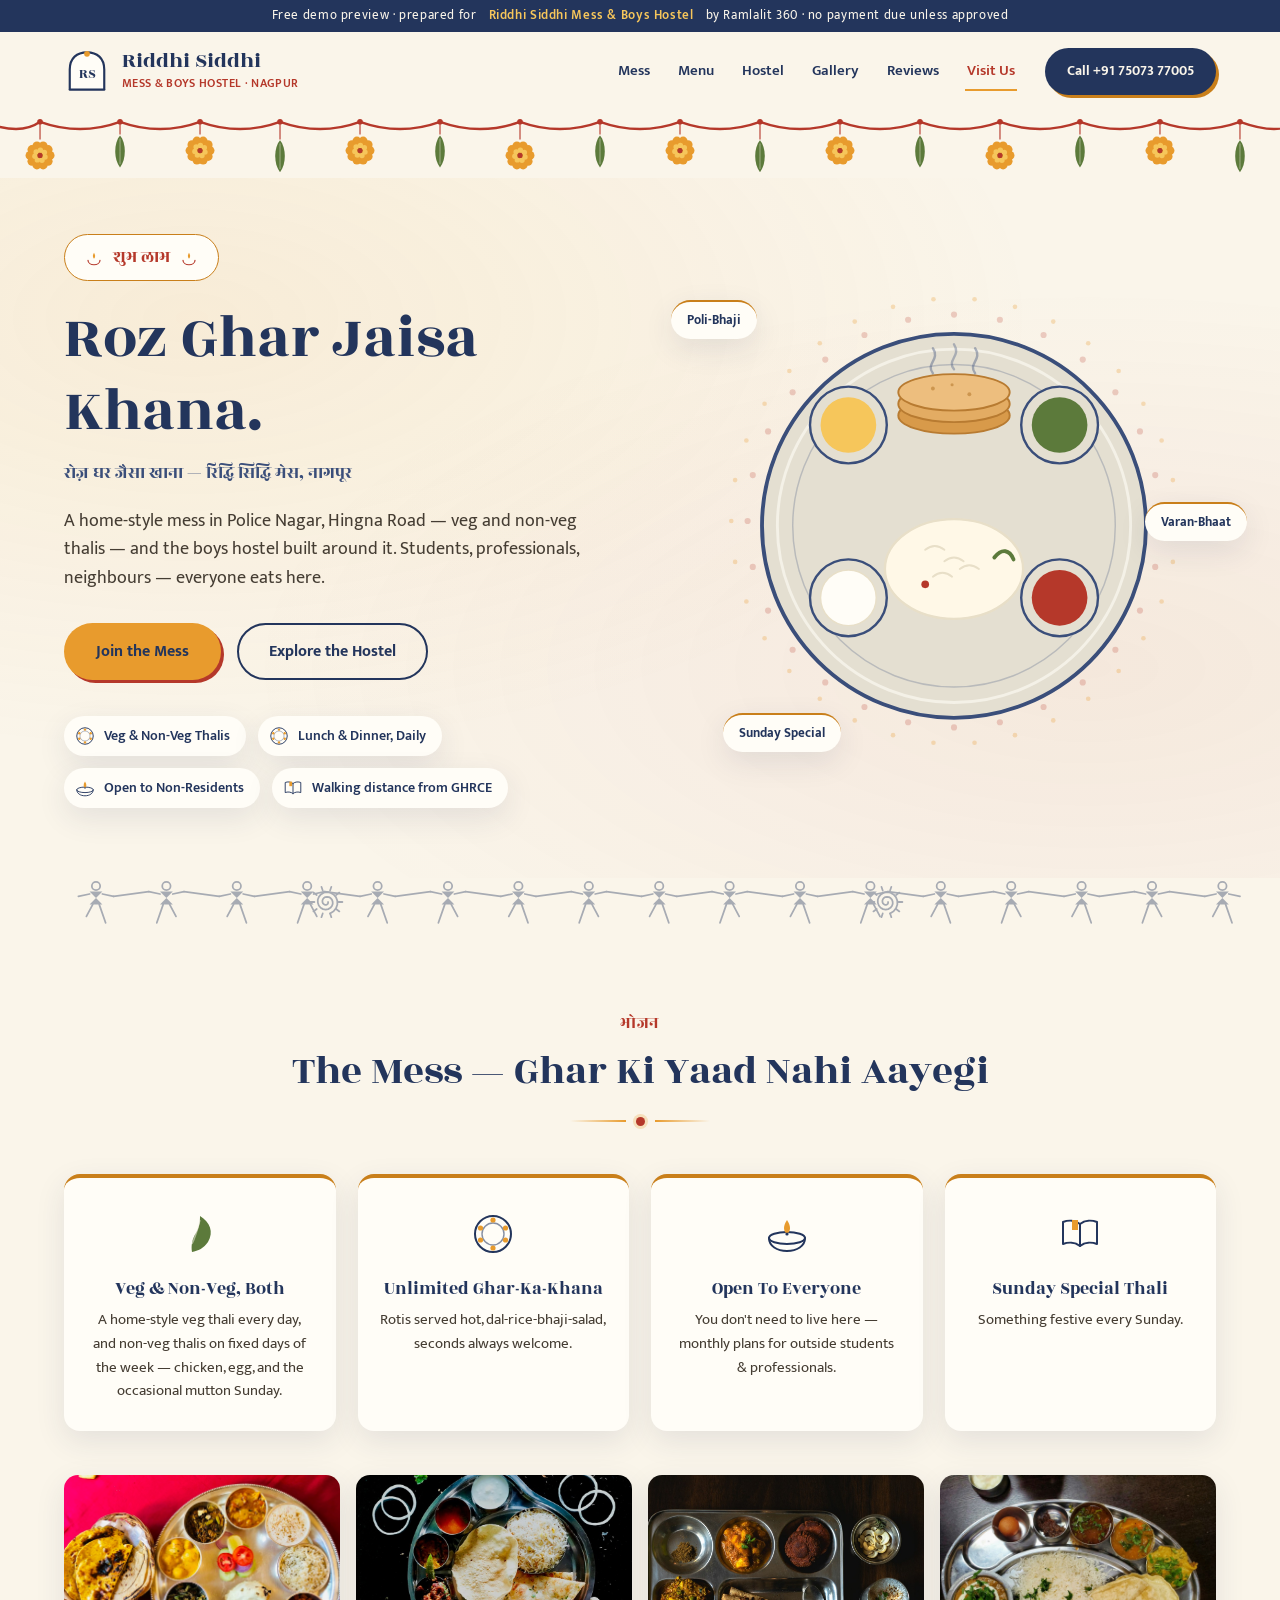
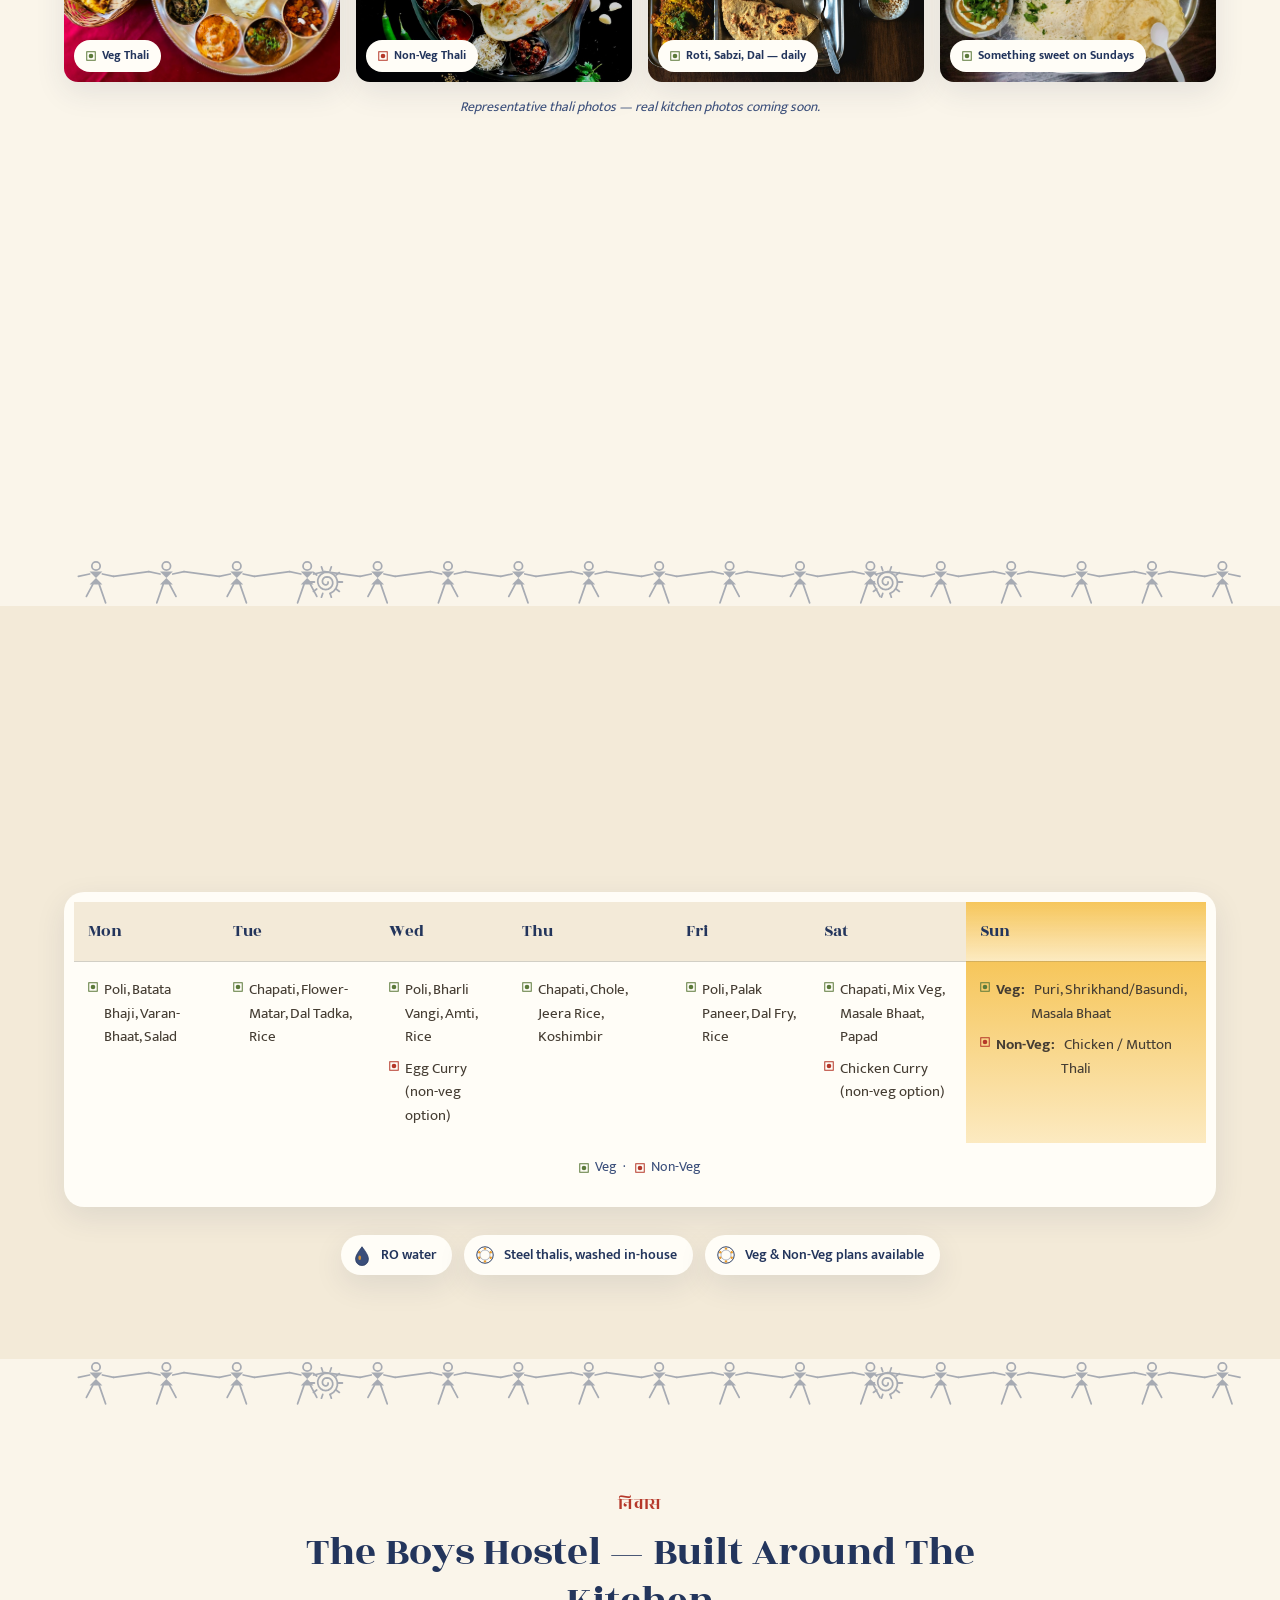
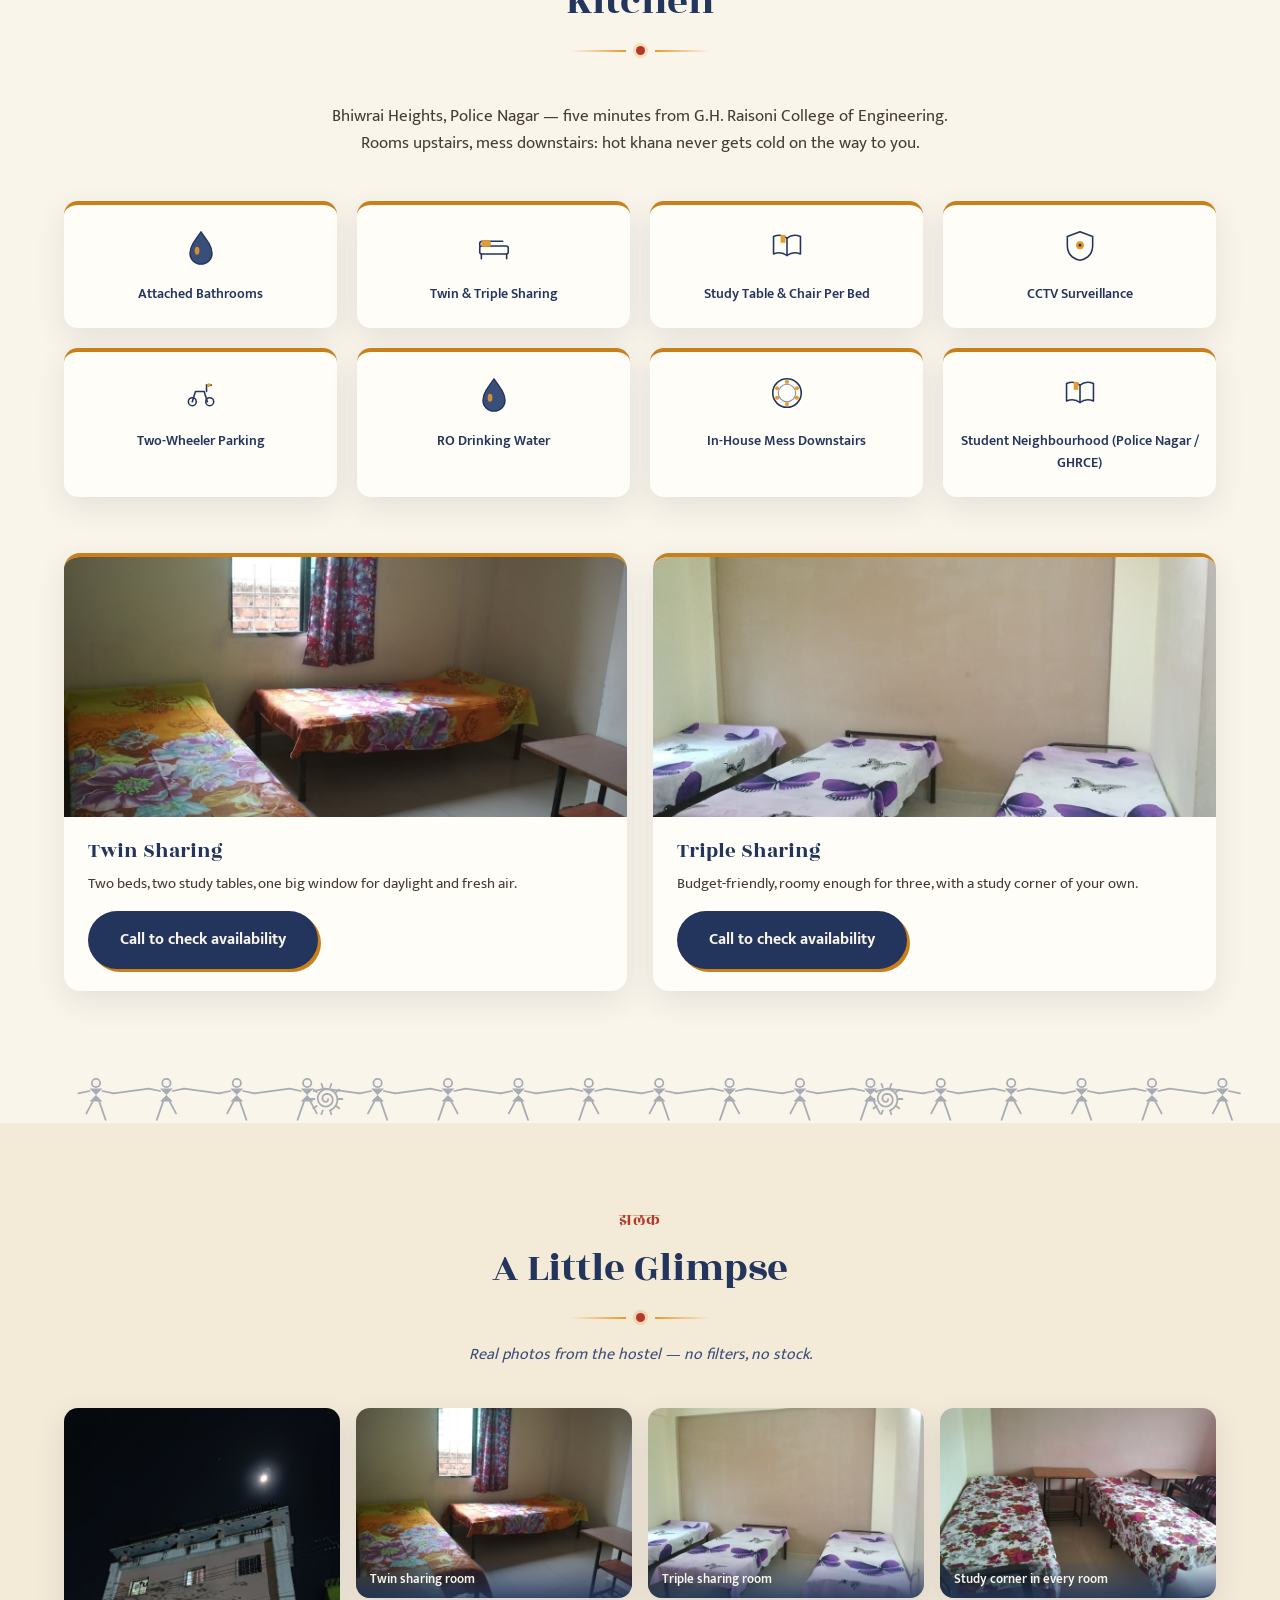
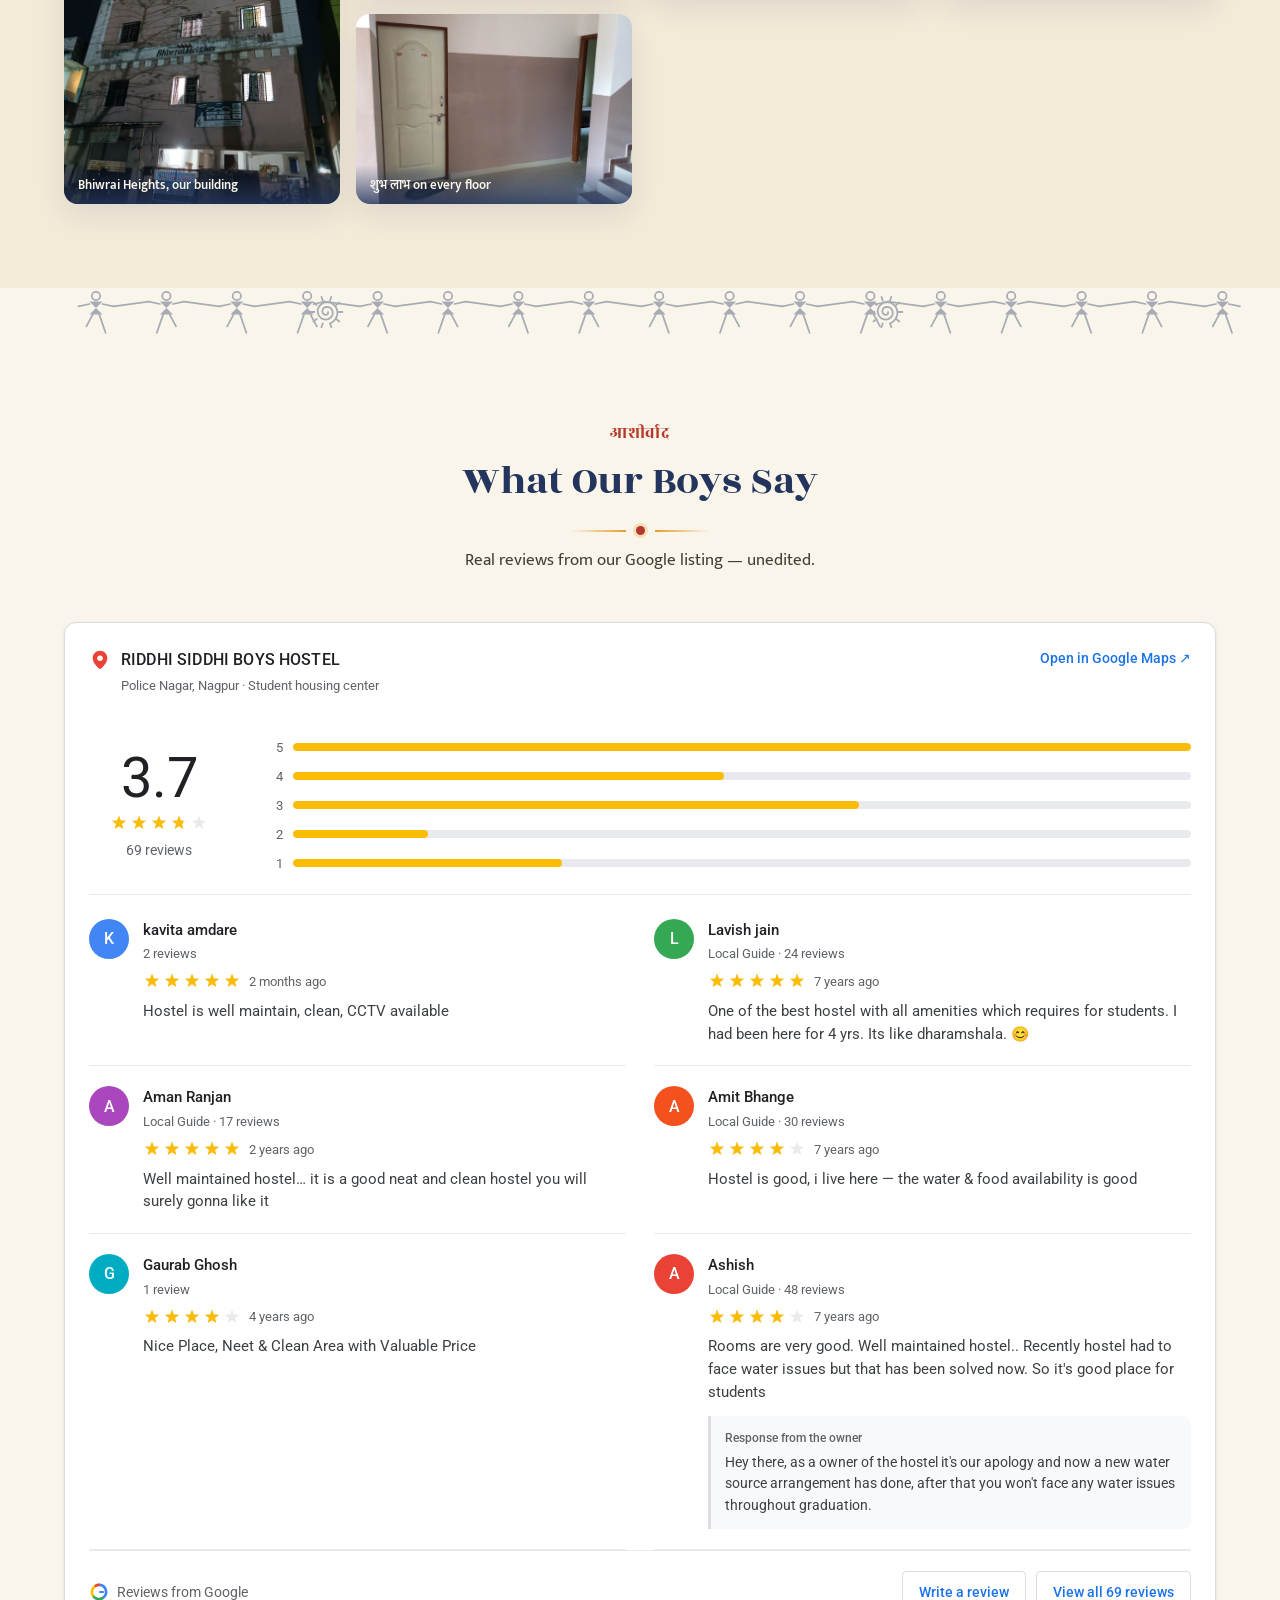
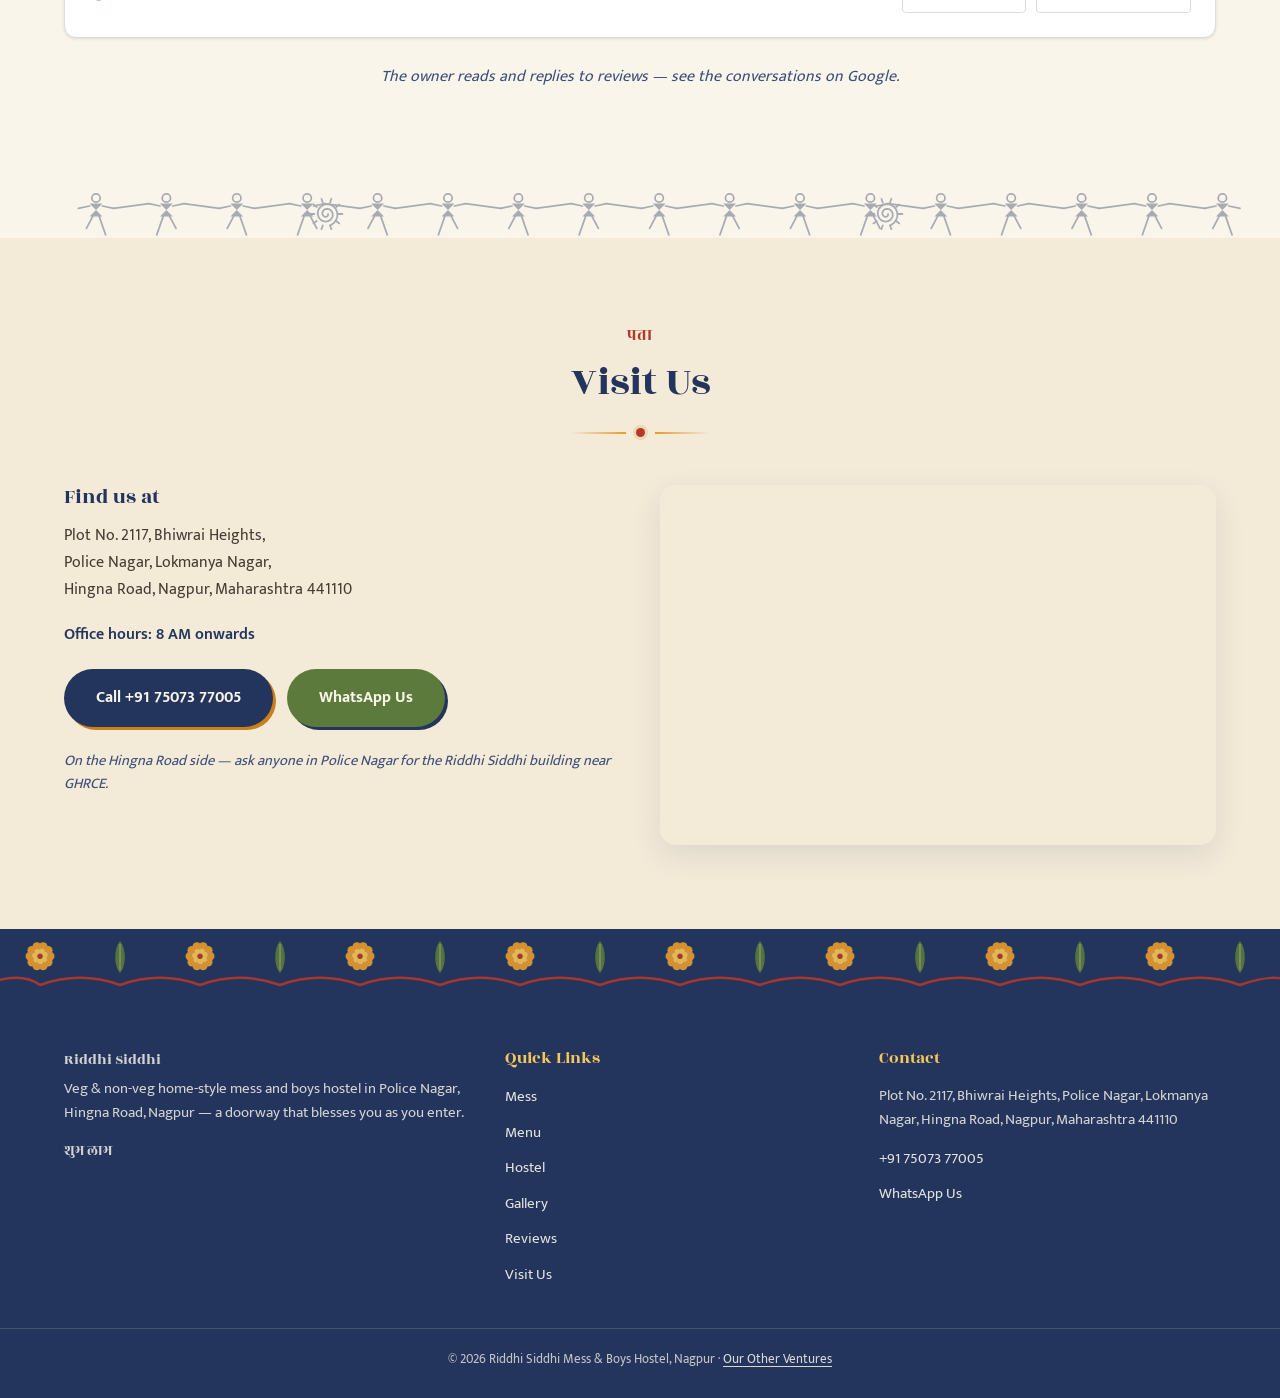
<file: index.html>
<!DOCTYPE html>
<html lang="en">
<head>
<meta charset="UTF-8">
<meta name="viewport" content="width=device-width, initial-scale=1.0">
<title>Riddhi Siddhi Mess &amp; Boys Hostel · Police Nagar, Nagpur</title>
<meta name="description" content="Riddhi Siddhi Mess — veg &amp; non-veg home-style monthly mess in Police Nagar, Hingna Road, Nagpur, open to everyone. Also home to Riddhi Siddhi Boys Hostel, walking distance from GHRCE.">

<meta property="og:title" content="Riddhi Siddhi Mess & Boys Hostel · Police Nagar, Nagpur">
<meta property="og:description" content="A veg &amp; non-veg home-style mess open to everyone, with a boys hostel built around the kitchen. Police Nagar, Hingna Road, Nagpur.">
<meta property="og:type" content="website">
<meta property="og:image" content="https://hitmanrepo.github.io/riddhi-siddhi-demo/assets/photos/photo-7.jpg">

<link rel="icon" href="data:image/svg+xml,%3Csvg xmlns='http://www.w3.org/2000/svg' viewBox='0 0 64 64'%3E%3Crect width='64' height='64' rx='14' fill='%2323355C'/%3E%3Ccircle cx='32' cy='32' r='13' fill='%23C97F1A'/%3E%3Ccircle cx='44' cy='32' r='7' fill='%23E89B2D'/%3E%3Ccircle cx='39.7' cy='43.7' r='7' fill='%23E89B2D'/%3E%3Ccircle cx='27.3' cy='47.1' r='7' fill='%23E89B2D'/%3E%3Ccircle cx='17.4' cy='39.1' r='7' fill='%23E89B2D'/%3E%3Ccircle cx='17.4' cy='24.9' r='7' fill='%23E89B2D'/%3E%3Ccircle cx='27.3' cy='16.9' r='7' fill='%23E89B2D'/%3E%3Ccircle cx='39.7' cy='20.3' r='7' fill='%23E89B2D'/%3E%3Ccircle cx='32' cy='32' r='5' fill='%23B5382A'/%3E%3C/svg%3E">

<link rel="preconnect" href="https://fonts.googleapis.com">
<link rel="preconnect" href="https://fonts.gstatic.com" crossorigin>
<link href="https://fonts.googleapis.com/css2?family=Rozha+One&family=Mukta:wght@400;500;600;700&family=Roboto:wght@400;500&display=swap" rel="stylesheet">

<link rel="stylesheet" href="css/styles.css">

<script type="application/ld+json">
{
  "@context": "https://schema.org",
  "@graph": [
    {
      "@type": "FoodEstablishment",
      "name": "Riddhi Siddhi Mess",
      "servesCuisine": ["Indian", "Maharashtrian"],
      "telephone": "+917507377005",
      "image": "https://hitmanrepo.github.io/riddhi-siddhi-demo/assets/photos/photo-7.jpg",
      "address": {
        "@type": "PostalAddress",
        "streetAddress": "Plot No. 2117, Bhiwrai Heights, Police Nagar, Lokmanya Nagar, Hingna Road",
        "addressLocality": "Nagpur",
        "addressRegion": "Maharashtra",
        "postalCode": "441110",
        "addressCountry": "IN"
      },
      "geo": { "@type": "GeoCoordinates", "latitude": 21.0548, "longitude": 78.9498 },
      "servesMealTypes": ["Lunch", "Dinner"]
    },
    {
      "@type": "LodgingBusiness",
      "name": "Riddhi Siddhi Boys Hostel",
      "telephone": "+917507377005",
      "image": "https://hitmanrepo.github.io/riddhi-siddhi-demo/assets/photos/photo-7.jpg",
      "address": {
        "@type": "PostalAddress",
        "streetAddress": "Plot No. 2117, Bhiwrai Heights, Police Nagar, Lokmanya Nagar, Hingna Road",
        "addressLocality": "Nagpur",
        "addressRegion": "Maharashtra",
        "postalCode": "441110",
        "addressCountry": "IN"
      },
      "geo": { "@type": "GeoCoordinates", "latitude": 21.0548, "longitude": 78.9498 }
    }
  ]
}
</script>
</head>
<body>
<div class="demo-ribbon">Free demo preview · prepared for <strong>Riddhi Siddhi Mess &amp; Boys Hostel</strong> by Ramlalit 360 · no payment due unless approved</div>
<a class="skip-link" href="#main">Skip to main content</a>

<!-- Icon sprite (hidden, referenced via <use>) -->
<svg style="display:none" aria-hidden="true">
<defs>
<symbol id="logo-mark" viewBox="0 0 64 64">
  <path d="M8 58V30C8 14 18 6 32 6C46 6 56 14 56 30V58" fill="var(--card)" stroke="var(--nila)" stroke-width="3"/>
  <circle cx="32" cy="8" r="4" fill="var(--genda)"/>
  <text x="32" y="42" text-anchor="middle" font-family="'Rozha One', Georgia, serif" font-size="20" fill="var(--nila)">RS</text>
  <path d="M8 58H56" stroke="var(--nila)" stroke-width="3" stroke-linecap="round"/>
</symbol>
<symbol id="icon-diya-dot" viewBox="0 0 24 24">
  <path d="M4 15c0 4 4 6 8 6s8-2 8-6" fill="none" stroke="var(--kumkum)" stroke-width="1.6" stroke-linecap="round"/>
  <path d="M12 5c-2 3-2 6 0 8 2-2 2-5 0-8Z" fill="var(--genda)"/>
</symbol>
<symbol id="icon-diya" viewBox="0 0 48 48">
  <path d="M6 28c0 8 8 13 18 13s18-5 18-13" fill="none" stroke="var(--nila)" stroke-width="2" stroke-linecap="round"/>
  <ellipse cx="24" cy="28" rx="18" ry="6" fill="none" stroke="var(--nila)" stroke-width="2"/>
  <path d="M24 10c-4 6-4 11 0 14 4-3 4-8 0-14Z" fill="var(--genda)"/>
  <circle cx="24" cy="24" r="1.6" fill="var(--nila)"/>
</symbol>
<symbol id="icon-thali" viewBox="0 0 48 48">
  <circle cx="24" cy="24" r="18" fill="none" stroke="var(--nila)" stroke-width="2"/>
  <circle cx="24" cy="24" r="11" fill="none" stroke="var(--nila)" stroke-width="1.4" opacity=".55"/>
  <circle cx="24" cy="10" r="2.6" fill="var(--genda)"/>
  <circle cx="36.5" cy="18" r="2.6" fill="var(--genda)"/>
  <circle cx="36.5" cy="30" r="2.6" fill="var(--genda)"/>
  <circle cx="24" cy="38" r="2.6" fill="var(--genda)"/>
  <circle cx="11.5" cy="30" r="2.6" fill="var(--genda)"/>
  <circle cx="11.5" cy="18" r="2.6" fill="var(--genda)"/>
</symbol>
<symbol id="icon-leaf" viewBox="0 0 48 48">
  <path d="M24 6C34 12 38 22 32 32c-4 6-10 9-16 10-1-6 0-13 4-19C24 16 24 10 24 6Z" fill="var(--mehendi)"/>
  <path d="M24 10C22 18 20 26 16 34" stroke="rgba(250,245,234,.5)" stroke-width="1.4" fill="none"/>
</symbol>
<symbol id="icon-bed" viewBox="0 0 48 48">
  <path d="M6 24v-3a3 3 0 0 1 3-3h26" fill="none" stroke="var(--nila)" stroke-width="2" stroke-linecap="round"/>
  <rect x="6" y="24" width="36" height="10" rx="2.5" fill="none" stroke="var(--nila)" stroke-width="2"/>
  <rect x="8" y="17" width="12" height="8" rx="2.5" fill="var(--genda)"/>
  <path d="M8 34v6M40 34v6" stroke="var(--nila)" stroke-width="2" stroke-linecap="round"/>
</symbol>
<symbol id="icon-shield" viewBox="0 0 48 48">
  <path d="M24 6 40 12v11c0 11-7 17-16 19C15 40 8 34 8 23V12Z" fill="none" stroke="var(--nila)" stroke-width="2" stroke-linejoin="round"/>
  <circle cx="24" cy="23" r="5" fill="var(--genda)"/>
  <circle cx="24" cy="23" r="1.8" fill="var(--nila)"/>
</symbol>
<symbol id="icon-book" viewBox="0 0 48 48">
  <path d="M24 14c-5-4-12-4-17-2v22c5-2 12-2 17 2" fill="none" stroke="var(--nila)" stroke-width="2" stroke-linejoin="round" stroke-linecap="round"/>
  <path d="M24 14c5-4 12-4 17-2v22c-5-2-12-2-17 2" fill="none" stroke="var(--nila)" stroke-width="2" stroke-linejoin="round" stroke-linecap="round"/>
  <path d="M24 14v22" stroke="var(--nila)" stroke-width="2"/>
  <rect x="16" y="10" width="6" height="10" fill="var(--genda)"/>
</symbol>
<symbol id="icon-scooter" viewBox="0 0 48 48">
  <circle cx="13" cy="35" r="5" fill="none" stroke="var(--nila)" stroke-width="2"/>
  <circle cx="35" cy="35" r="5" fill="none" stroke="var(--nila)" stroke-width="2"/>
  <path d="M13 35 17 22h11l4 13" fill="none" stroke="var(--nila)" stroke-width="2" stroke-linejoin="round" stroke-linecap="round"/>
  <path d="M31 22V14h6" fill="none" stroke="var(--nila)" stroke-width="2" stroke-linecap="round"/>
  <circle cx="34" cy="14" r="2.4" fill="var(--genda)"/>
</symbol>
<symbol id="icon-waterdrop" viewBox="0 0 48 48">
  <path d="M24 6c8 11 14 19 14 27a14 14 0 0 1-28 0c0-8 6-16 14-27Z" fill="var(--nila-soft)" stroke="var(--nila)" stroke-width="1.6"/>
  <ellipse cx="19" cy="30" rx="3" ry="5" fill="var(--genda)" opacity=".85"/>
</symbol>
<symbol id="g-star" viewBox="0 0 24 24">
  <polygon points="12.00,2.00 14.47,8.60 21.51,8.91 15.99,13.30 17.88,20.09 12.00,16.20 6.12,20.09 8.01,13.30 2.49,8.91 9.53,8.60"/>
</symbol>
<symbol id="g-map-pin" viewBox="0 0 24 24">
  <path d="M12 2C7.58 2 4 5.58 4 10c0 5.25 6.72 11.19 7.29 11.68a1 1 0 0 0 1.42 0C13.28 21.19 20 15.25 20 10c0-4.42-3.58-8-8-8Z" fill="#EA4335"/>
  <circle cx="12" cy="10" r="3" fill="#FFFFFF"/>
</symbol>
<symbol id="g-mark" viewBox="0 0 24 24">
  <path d="M 12.44,3.51 A 8.5,8.5 0 0 1 16.63,19.13" fill="none" stroke="#4285F4" stroke-width="3.2" stroke-linecap="round"/>
  <path d="M 15.86,19.57 A 8.5,8.5 0 0 1 4.87,16.63" fill="none" stroke="#34A853" stroke-width="3.2" stroke-linecap="round"/>
  <path d="M 4.43,15.86 A 8.5,8.5 0 0 1 7.37,4.87" fill="none" stroke="#FBBC04" stroke-width="3.2" stroke-linecap="round"/>
  <path d="M 8.14,4.43 A 8.5,8.5 0 0 1 11.56,3.51" fill="none" stroke="#EA4335" stroke-width="3.2" stroke-linecap="round"/>
  <rect x="12" y="10.8" width="6.2" height="2.4" rx="1.2" fill="#4285F4"/>
</symbol>
<symbol id="mark-veg" viewBox="0 0 10 10">
  <rect x="0.75" y="0.75" width="8.5" height="8.5" fill="none" stroke="var(--mehendi)" stroke-width="1"/>
  <circle cx="5" cy="5" r="2.3" fill="var(--mehendi)"/>
</symbol>
<symbol id="mark-nonveg" viewBox="0 0 10 10">
  <rect x="0.75" y="0.75" width="8.5" height="8.5" fill="none" stroke="var(--kumkum)" stroke-width="1"/>
  <circle cx="5" cy="5" r="2.3" fill="var(--kumkum)"/>
</symbol>
<symbol id="toran-pompom" viewBox="0 0 40 40">
  <circle cx="20" cy="20" r="13" fill="var(--genda-deep)"/>
  <circle cx="32.5" cy="20.0" r="5.6" fill="var(--genda)"/>
  <circle cx="30.1" cy="27.3" r="5.6" fill="var(--genda)"/>
  <circle cx="23.9" cy="31.9" r="5.6" fill="var(--genda)"/>
  <circle cx="16.1" cy="31.9" r="5.6" fill="var(--genda)"/>
  <circle cx="9.9" cy="27.3" r="5.6" fill="var(--genda)"/>
  <circle cx="7.5" cy="20.0" r="5.6" fill="var(--genda)"/>
  <circle cx="9.9" cy="12.7" r="5.6" fill="var(--genda)"/>
  <circle cx="16.1" cy="8.1" r="5.6" fill="var(--genda)"/>
  <circle cx="23.9" cy="8.1" r="5.6" fill="var(--genda)"/>
  <circle cx="30.1" cy="12.7" r="5.6" fill="var(--genda)"/>
  <circle cx="26.2" cy="21.9" r="3.4" fill="var(--haldi)"/>
  <circle cx="22.4" cy="26.1" r="3.4" fill="var(--haldi)"/>
  <circle cx="16.7" cy="25.6" r="3.4" fill="var(--haldi)"/>
  <circle cx="13.6" cy="21.0" r="3.4" fill="var(--haldi)"/>
  <circle cx="15.2" cy="15.6" r="3.4" fill="var(--haldi)"/>
  <circle cx="20.5" cy="13.5" r="3.4" fill="var(--haldi)"/>
  <circle cx="25.4" cy="16.3" r="3.4" fill="var(--haldi)"/>
  <circle cx="20" cy="20" r="3.2" fill="var(--kumkum)"/>
</symbol>
<symbol id="toran-leaf" viewBox="0 0 22 42">
  <path d="M11 1 C19 10 19 31 11 41 C3 31 3 10 11 1 Z" fill="var(--mehendi)"/>
  <path d="M11 5 C11 15 11 27 11 37" stroke="rgba(250,245,234,.55)" stroke-width="1" fill="none"/>
</symbol>
</defs>
</svg>

<header class="site-header">
  <div class="header-inner">
    <a class="brand" href="index.html" aria-label="Riddhi Siddhi home">
      <svg viewBox="0 0 64 64" aria-hidden="true"><use href="#logo-mark"></use></svg>
      <span>
        <span class="brand-word">Riddhi Siddhi</span>
        <span class="brand-sub">Mess &amp; Boys Hostel · Nagpur</span>
      </span>
    </a>

    <nav class="main-nav" aria-label="Primary">
      <ul>
        <li><a href="#mess">Mess</a></li>
        <li><a href="#menu">Menu</a></li>
        <li><a href="#hostel">Hostel</a></li>
        <li><a href="#gallery">Gallery</a></li>
        <li><a href="#reviews">Reviews</a></li>
        <li><a href="#visit">Visit Us</a></li>
      </ul>
      <a class="btn btn-call phone-pill" href="tel:+917507377005">Call +91 75073 77005</a>
    </nav>

    <button class="nav-toggle" aria-label="Open menu" aria-expanded="false" aria-controls="mobile-panel">
      <svg viewBox="0 0 24 24" fill="none" stroke="currentColor" stroke-width="2.2" stroke-linecap="round" aria-hidden="true">
        <path d="M3 6h18M3 12h18M3 18h18"/>
      </svg>
    </button>

    <div class="mobile-panel" id="mobile-panel">
      <ul>
        <li><a href="#mess">Mess</a></li>
        <li><a href="#menu">Menu</a></li>
        <li><a href="#hostel">Hostel</a></li>
        <li><a href="#gallery">Gallery</a></li>
        <li><a href="#reviews">Reviews</a></li>
        <li><a href="#visit">Visit Us</a></li>
      </ul>
      <a class="btn btn-call" href="tel:+917507377005">Call +91 75073 77005</a>
    </div>
  </div>

  <div class="toran-wrap">
    <svg class="toran" viewBox="0 0 1600 86" preserveAspectRatio="xMidYMin meet" aria-hidden="true" focusable="false">
      <path d="M -20 16 Q 25.0 34 50.0 16 Q 100.0 34 150.0 16 Q 200.0 34 250.0 16 Q 300.0 34 350.0 16 Q 400.0 34 450.0 16 Q 500.0 34 550.0 16 Q 600.0 34 650.0 16 Q 700.0 34 750.0 16 Q 800.0 34 850.0 16 Q 900.0 34 950.0 16 Q 1000.0 34 1050.0 16 Q 1100.0 34 1150.0 16 Q 1200.0 34 1250.0 16 Q 1300.0 34 1350.0 16 Q 1400.0 34 1450.0 16 Q 1500.0 34 1550.0 16 Q 1600.0 34 1620 16" fill="none" stroke="var(--kumkum)" stroke-width="3" stroke-linecap="round"/>
      <circle cx="50.0" cy="16" r="3.5" fill="var(--kumkum)"/><circle cx="150.0" cy="16" r="3.5" fill="var(--kumkum)"/><circle cx="250.0" cy="16" r="3.5" fill="var(--kumkum)"/><circle cx="350.0" cy="16" r="3.5" fill="var(--kumkum)"/><circle cx="450.0" cy="16" r="3.5" fill="var(--kumkum)"/><circle cx="550.0" cy="16" r="3.5" fill="var(--kumkum)"/><circle cx="650.0" cy="16" r="3.5" fill="var(--kumkum)"/><circle cx="750.0" cy="16" r="3.5" fill="var(--kumkum)"/><circle cx="850.0" cy="16" r="3.5" fill="var(--kumkum)"/><circle cx="950.0" cy="16" r="3.5" fill="var(--kumkum)"/><circle cx="1050.0" cy="16" r="3.5" fill="var(--kumkum)"/><circle cx="1150.0" cy="16" r="3.5" fill="var(--kumkum)"/><circle cx="1250.0" cy="16" r="3.5" fill="var(--kumkum)"/><circle cx="1350.0" cy="16" r="3.5" fill="var(--kumkum)"/><circle cx="1450.0" cy="16" r="3.5" fill="var(--kumkum)"/><circle cx="1550.0" cy="16" r="3.5" fill="var(--kumkum)"/>
      <g class="toran-pendant" style="animation-delay:0.00s"><line x1="50.0" y1="16" x2="50.0" y2="38" stroke="var(--kumkum)" stroke-width="1.4"/><use href="#toran-pompom" x="30.0" y="38.0" width="40" height="40"/></g>
      <g class="toran-pendant" style="animation-delay:0.35s"><line x1="150.0" y1="16" x2="150.0" y2="32" stroke="var(--kumkum)" stroke-width="1.4"/><use href="#toran-leaf" x="139.0" y="32.0" width="22" height="42"/></g>
      <g class="toran-pendant" style="animation-delay:0.70s"><line x1="250.0" y1="16" x2="250.0" y2="32" stroke="var(--kumkum)" stroke-width="1.4"/><use href="#toran-pompom" x="230.0" y="32.0" width="40" height="40"/></g>
      <g class="toran-pendant" style="animation-delay:1.05s"><line x1="350.0" y1="16" x2="350.0" y2="38" stroke="var(--kumkum)" stroke-width="1.4"/><use href="#toran-leaf" x="339.0" y="38.0" width="22" height="42"/></g>
      <g class="toran-pendant" style="animation-delay:1.40s"><line x1="450.0" y1="16" x2="450.0" y2="32" stroke="var(--kumkum)" stroke-width="1.4"/><use href="#toran-pompom" x="430.0" y="32.0" width="40" height="40"/></g>
      <g class="toran-pendant" style="animation-delay:0.00s"><line x1="550.0" y1="16" x2="550.0" y2="32" stroke="var(--kumkum)" stroke-width="1.4"/><use href="#toran-leaf" x="539.0" y="32.0" width="22" height="42"/></g>
      <g class="toran-pendant" style="animation-delay:0.35s"><line x1="650.0" y1="16" x2="650.0" y2="38" stroke="var(--kumkum)" stroke-width="1.4"/><use href="#toran-pompom" x="630.0" y="38.0" width="40" height="40"/></g>
      <g class="toran-pendant" style="animation-delay:0.70s"><line x1="750.0" y1="16" x2="750.0" y2="32" stroke="var(--kumkum)" stroke-width="1.4"/><use href="#toran-leaf" x="739.0" y="32.0" width="22" height="42"/></g>
      <g class="toran-pendant" style="animation-delay:1.05s"><line x1="850.0" y1="16" x2="850.0" y2="32" stroke="var(--kumkum)" stroke-width="1.4"/><use href="#toran-pompom" x="830.0" y="32.0" width="40" height="40"/></g>
      <g class="toran-pendant" style="animation-delay:1.40s"><line x1="950.0" y1="16" x2="950.0" y2="38" stroke="var(--kumkum)" stroke-width="1.4"/><use href="#toran-leaf" x="939.0" y="38.0" width="22" height="42"/></g>
      <g class="toran-pendant" style="animation-delay:0.00s"><line x1="1050.0" y1="16" x2="1050.0" y2="32" stroke="var(--kumkum)" stroke-width="1.4"/><use href="#toran-pompom" x="1030.0" y="32.0" width="40" height="40"/></g>
      <g class="toran-pendant" style="animation-delay:0.35s"><line x1="1150.0" y1="16" x2="1150.0" y2="32" stroke="var(--kumkum)" stroke-width="1.4"/><use href="#toran-leaf" x="1139.0" y="32.0" width="22" height="42"/></g>
      <g class="toran-pendant" style="animation-delay:0.70s"><line x1="1250.0" y1="16" x2="1250.0" y2="38" stroke="var(--kumkum)" stroke-width="1.4"/><use href="#toran-pompom" x="1230.0" y="38.0" width="40" height="40"/></g>
      <g class="toran-pendant" style="animation-delay:1.05s"><line x1="1350.0" y1="16" x2="1350.0" y2="32" stroke="var(--kumkum)" stroke-width="1.4"/><use href="#toran-leaf" x="1339.0" y="32.0" width="22" height="42"/></g>
      <g class="toran-pendant" style="animation-delay:1.40s"><line x1="1450.0" y1="16" x2="1450.0" y2="32" stroke="var(--kumkum)" stroke-width="1.4"/><use href="#toran-pompom" x="1430.0" y="32.0" width="40" height="40"/></g>
      <g class="toran-pendant" style="animation-delay:0.00s"><line x1="1550.0" y1="16" x2="1550.0" y2="38" stroke="var(--kumkum)" stroke-width="1.4"/><use href="#toran-leaf" x="1539.0" y="38.0" width="22" height="42"/></g>
    </svg>
  </div>
</header>

<main id="main">

  <!-- ============ HERO ============ -->
  <section class="hero" aria-label="Introduction">
    <div class="hero-inner">
      <div class="hero-copy reveal">
        <span class="shubh-labh-badge">
          <svg viewBox="0 0 24 24" aria-hidden="true"><use href="#icon-diya-dot"></use></svg>
          <span lang="hi">शुभ लाभ</span>
          <svg viewBox="0 0 24 24" aria-hidden="true"><use href="#icon-diya-dot"></use></svg>
        </span>
        <h1>Roz Ghar Jaisa Khana.</h1>
        <p class="devanagari-line" lang="hi">रोज़ घर जैसा खाना — रिद्धि सिद्धि मेस, नागपूर</p>
        <p class="lede">A home-style mess in Police Nagar, Hingna Road — veg and non-veg thalis — and the boys hostel built around it. Students, professionals, neighbours — everyone eats here.</p>
        <div class="hero-ctas">
          <a class="btn btn-primary" href="#mess">Join the Mess</a>
          <a class="btn btn-outline" href="#hostel">Explore the Hostel</a>
        </div>
        <div class="stat-chips">
          <span class="stat-chip"><svg viewBox="0 0 48 48" aria-hidden="true"><use href="#icon-thali"></use></svg>Veg &amp; Non-Veg Thalis</span>
          <span class="stat-chip"><svg viewBox="0 0 48 48" aria-hidden="true"><use href="#icon-thali"></use></svg>Lunch &amp; Dinner, Daily</span>
          <span class="stat-chip"><svg viewBox="0 0 48 48" aria-hidden="true"><use href="#icon-diya"></use></svg>Open to Non-Residents</span>
          <span class="stat-chip"><svg viewBox="0 0 48 48" aria-hidden="true"><use href="#icon-book"></use></svg>Walking distance from GHRCE</span>
        </div>
      </div>

      <div class="hero-visual reveal">
        <svg class="thali-illustration" viewBox="0 0 500 500" role="img" aria-label="Illustration of a steel thali with katoris, roti, rice and steam rising">
          <title>A traditional steel thali, illustrated</title>
          <!-- rangoli dot mat -->
          <g>
            <circle cx="465.0" cy="250.0" r="3.2" fill="var(--kumkum)" opacity="0.22"/><circle cx="459.6" cy="297.8" r="3.2" fill="var(--kumkum)" opacity="0.22"/><circle cx="443.7" cy="343.3" r="3.2" fill="var(--kumkum)" opacity="0.22"/><circle cx="418.1" cy="384.1" r="3.2" fill="var(--kumkum)" opacity="0.22"/><circle cx="384.1" cy="418.1" r="3.2" fill="var(--kumkum)" opacity="0.22"/><circle cx="343.3" cy="443.7" r="3.2" fill="var(--kumkum)" opacity="0.22"/><circle cx="297.8" cy="459.6" r="3.2" fill="var(--kumkum)" opacity="0.22"/><circle cx="250.0" cy="465.0" r="3.2" fill="var(--kumkum)" opacity="0.22"/><circle cx="202.2" cy="459.6" r="3.2" fill="var(--kumkum)" opacity="0.22"/><circle cx="156.7" cy="443.7" r="3.2" fill="var(--kumkum)" opacity="0.22"/><circle cx="115.9" cy="418.1" r="3.2" fill="var(--kumkum)" opacity="0.22"/><circle cx="81.9" cy="384.1" r="3.2" fill="var(--kumkum)" opacity="0.22"/><circle cx="56.3" cy="343.3" r="3.2" fill="var(--kumkum)" opacity="0.22"/><circle cx="40.4" cy="297.8" r="3.2" fill="var(--kumkum)" opacity="0.22"/><circle cx="35.0" cy="250.0" r="3.2" fill="var(--kumkum)" opacity="0.22"/><circle cx="40.4" cy="202.2" r="3.2" fill="var(--kumkum)" opacity="0.22"/><circle cx="56.3" cy="156.7" r="3.2" fill="var(--kumkum)" opacity="0.22"/><circle cx="81.9" cy="115.9" r="3.2" fill="var(--kumkum)" opacity="0.22"/><circle cx="115.9" cy="81.9" r="3.2" fill="var(--kumkum)" opacity="0.22"/><circle cx="156.7" cy="56.3" r="3.2" fill="var(--kumkum)" opacity="0.22"/><circle cx="202.2" cy="40.4" r="3.2" fill="var(--kumkum)" opacity="0.22"/><circle cx="250.0" cy="35.0" r="3.2" fill="var(--kumkum)" opacity="0.22"/><circle cx="297.8" cy="40.4" r="3.2" fill="var(--kumkum)" opacity="0.22"/><circle cx="343.3" cy="56.3" r="3.2" fill="var(--kumkum)" opacity="0.22"/><circle cx="384.1" cy="81.9" r="3.2" fill="var(--kumkum)" opacity="0.22"/><circle cx="418.1" cy="115.9" r="3.2" fill="var(--kumkum)" opacity="0.22"/><circle cx="443.7" cy="156.7" r="3.2" fill="var(--kumkum)" opacity="0.22"/><circle cx="459.6" cy="202.2" r="3.2" fill="var(--kumkum)" opacity="0.22"/>
            <circle cx="482.0" cy="250.0" r="2.4" fill="var(--genda)" opacity="0.28"/><circle cx="478.0" cy="292.6" r="2.4" fill="var(--genda)" opacity="0.28"/><circle cx="466.3" cy="333.8" r="2.4" fill="var(--genda)" opacity="0.28"/><circle cx="447.3" cy="372.1" r="2.4" fill="var(--genda)" opacity="0.28"/><circle cx="421.5" cy="406.3" r="2.4" fill="var(--genda)" opacity="0.28"/><circle cx="389.8" cy="435.1" r="2.4" fill="var(--genda)" opacity="0.28"/><circle cx="353.4" cy="457.7" r="2.4" fill="var(--genda)" opacity="0.28"/><circle cx="313.5" cy="473.1" r="2.4" fill="var(--genda)" opacity="0.28"/><circle cx="271.4" cy="481.0" r="2.4" fill="var(--genda)" opacity="0.28"/><circle cx="228.6" cy="481.0" r="2.4" fill="var(--genda)" opacity="0.28"/><circle cx="186.5" cy="473.1" r="2.4" fill="var(--genda)" opacity="0.28"/><circle cx="146.6" cy="457.7" r="2.4" fill="var(--genda)" opacity="0.28"/><circle cx="110.2" cy="435.1" r="2.4" fill="var(--genda)" opacity="0.28"/><circle cx="78.5" cy="406.3" r="2.4" fill="var(--genda)" opacity="0.28"/><circle cx="52.7" cy="372.1" r="2.4" fill="var(--genda)" opacity="0.28"/><circle cx="33.7" cy="333.8" r="2.4" fill="var(--genda)" opacity="0.28"/><circle cx="22.0" cy="292.6" r="2.4" fill="var(--genda)" opacity="0.28"/><circle cx="18.0" cy="250.0" r="2.4" fill="var(--genda)" opacity="0.28"/><circle cx="22.0" cy="207.4" r="2.4" fill="var(--genda)" opacity="0.28"/><circle cx="33.7" cy="166.2" r="2.4" fill="var(--genda)" opacity="0.28"/><circle cx="52.7" cy="127.9" r="2.4" fill="var(--genda)" opacity="0.28"/><circle cx="78.5" cy="93.7" r="2.4" fill="var(--genda)" opacity="0.28"/><circle cx="110.2" cy="64.9" r="2.4" fill="var(--genda)" opacity="0.28"/><circle cx="146.6" cy="42.3" r="2.4" fill="var(--genda)" opacity="0.28"/><circle cx="186.5" cy="26.9" r="2.4" fill="var(--genda)" opacity="0.28"/><circle cx="228.6" cy="19.0" r="2.4" fill="var(--genda)" opacity="0.28"/><circle cx="271.4" cy="19.0" r="2.4" fill="var(--genda)" opacity="0.28"/><circle cx="313.5" cy="26.9" r="2.4" fill="var(--genda)" opacity="0.28"/><circle cx="353.4" cy="42.3" r="2.4" fill="var(--genda)" opacity="0.28"/><circle cx="389.8" cy="64.9" r="2.4" fill="var(--genda)" opacity="0.28"/><circle cx="421.5" cy="93.7" r="2.4" fill="var(--genda)" opacity="0.28"/><circle cx="447.3" cy="127.9" r="2.4" fill="var(--genda)" opacity="0.28"/><circle cx="466.3" cy="166.2" r="2.4" fill="var(--genda)" opacity="0.28"/><circle cx="478.0" cy="207.4" r="2.4" fill="var(--genda)" opacity="0.28"/>
          </g>
          <!-- thali plate -->
          <circle cx="250" cy="255" r="200" fill="#E4DFD1" stroke="var(--nila-soft)" stroke-width="4"/>
          <circle cx="250" cy="255" r="184" fill="none" stroke="#FFFDF7" stroke-width="3" opacity=".6"/>
          <circle cx="250" cy="255" r="168" fill="none" stroke="var(--nila-soft)" stroke-width="1.5" opacity=".25"/>
          <!-- katoris -->
          <g>
            <circle cx="140" cy="150" r="40" fill="#E4DFD1" stroke="var(--nila-soft)" stroke-width="2.5"/>
            <circle cx="140" cy="150" r="29" fill="var(--haldi)"/>
            <circle cx="360" cy="150" r="40" fill="#E4DFD1" stroke="var(--nila-soft)" stroke-width="2.5"/>
            <circle cx="360" cy="150" r="29" fill="var(--mehendi)"/>
            <circle cx="360" cy="330" r="40" fill="#E4DFD1" stroke="var(--nila-soft)" stroke-width="2.5"/>
            <circle cx="360" cy="330" r="29" fill="var(--kumkum)"/>
            <circle cx="140" cy="330" r="40" fill="#E4DFD1" stroke="var(--nila-soft)" stroke-width="2.5"/>
            <circle cx="140" cy="330" r="29" fill="#FFFDF7" stroke="#E8DFC8" stroke-width="1.5"/>
          </g>
          <!-- roti stack -->
          <g>
            <ellipse cx="250" cy="140" rx="58" ry="19" fill="#D89A4A" stroke="#B87B31" stroke-width="2"/>
            <ellipse cx="250" cy="128" rx="58" ry="19" fill="#E3AC63" stroke="#B87B31" stroke-width="2"/>
            <ellipse cx="250" cy="116" rx="58" ry="19" fill="#EDBE7E" stroke="#B87B31" stroke-width="2"/>
            <circle cx="228" cy="112" r="2" fill="#B87B31" opacity=".6"/>
            <circle cx="266" cy="118" r="2" fill="#B87B31" opacity=".6"/>
            <circle cx="248" cy="108" r="1.6" fill="#B87B31" opacity=".6"/>
            <!-- steam -->
            <path class="steam" d="M228 96c-8-10 8-14 0-26" fill="none" stroke="var(--nila-soft)" stroke-width="2.5" stroke-linecap="round" opacity=".4"/>
            <path class="steam" d="M250 92c-8-10 8-14 0-26" fill="none" stroke="var(--nila-soft)" stroke-width="2.5" stroke-linecap="round" opacity=".35"/>
            <path class="steam" d="M272 96c-8-10 8-14 0-26" fill="none" stroke="var(--nila-soft)" stroke-width="2.5" stroke-linecap="round" opacity=".4"/>
          </g>
          <!-- rice mound -->
          <g>
            <ellipse cx="250" cy="300" rx="72" ry="52" fill="#FFF8E7" stroke="#E8DFC8" stroke-width="2.5"/>
            <path d="M220 280q10-8 20 0M240 292q10-8 20 0M228 308q10-8 20 0M256 300q10-8 20 0" stroke="#E8DFC8" stroke-width="2" fill="none" stroke-linecap="round"/>
            <path d="M292 288c8-10 16-8 20 2" stroke="var(--mehendi)" stroke-width="4" fill="none" stroke-linecap="round"/>
            <circle cx="220" cy="316" r="4" fill="var(--kumkum)"/>
          </g>
        </svg>
        <span class="floating-chip chip-1">Poli-Bhaji</span>
        <span class="floating-chip chip-2">Varan-Bhaat</span>
        <span class="floating-chip chip-3">Sunday Special</span>
      </div>
    </div>
  </section>

  <div class="warli-divider-wrap band-ivory">
    <svg class="warli-divider" viewBox="0 0 1400 60" preserveAspectRatio="xMidYMid meet" aria-hidden="true" focusable="false">
      <g fill="none" stroke="var(--nila)" stroke-width="2.2" stroke-linecap="round" stroke-linejoin="round" opacity="0.38">
        <circle cx="20" cy="10" r="5.2" fill="none"/><path d="M 12,17 L 28,17 L 20,25.0 Z" fill="var(--nila)" stroke="none"/><path d="M 12,33 L 28,33 L 20,25.0 Z" fill="var(--nila)" stroke="none"/><path d="M 12,20 L -2,23"/><path d="M 28,20 L 42,23"/><path d="M 16,33 L 8,48"/><path d="M 24,33 L 32,56"/>
        <circle cx="108" cy="10" r="5.2" fill="none"/><path d="M 100,17 L 116,17 L 108,25.0 Z" fill="var(--nila)" stroke="none"/><path d="M 100,33 L 116,33 L 108,25.0 Z" fill="var(--nila)" stroke="none"/><path d="M 100,20 L 86,17"/><path d="M 116,20 L 130,17"/><path d="M 104,33 L 96,56"/><path d="M 112,33 L 120,48"/>
        <circle cx="196" cy="10" r="5.2" fill="none"/><path d="M 188,17 L 204,17 L 196,25.0 Z" fill="var(--nila)" stroke="none"/><path d="M 188,33 L 204,33 L 196,25.0 Z" fill="var(--nila)" stroke="none"/><path d="M 188,20 L 174,23"/><path d="M 204,20 L 218,23"/><path d="M 192,33 L 184,48"/><path d="M 200,33 L 208,56"/>
        <circle cx="284" cy="10" r="5.2" fill="none"/><path d="M 276,17 L 292,17 L 284,25.0 Z" fill="var(--nila)" stroke="none"/><path d="M 276,33 L 292,33 L 284,25.0 Z" fill="var(--nila)" stroke="none"/><path d="M 276,20 L 262,17"/><path d="M 292,20 L 306,17"/><path d="M 280,33 L 272,56"/><path d="M 288,33 L 296,48"/>
        <circle cx="372" cy="10" r="5.2" fill="none"/><path d="M 364,17 L 380,17 L 372,25.0 Z" fill="var(--nila)" stroke="none"/><path d="M 364,33 L 380,33 L 372,25.0 Z" fill="var(--nila)" stroke="none"/><path d="M 364,20 L 350,23"/><path d="M 380,20 L 394,23"/><path d="M 368,33 L 360,48"/><path d="M 376,33 L 384,56"/>
        <circle cx="460" cy="10" r="5.2" fill="none"/><path d="M 452,17 L 468,17 L 460,25.0 Z" fill="var(--nila)" stroke="none"/><path d="M 452,33 L 468,33 L 460,25.0 Z" fill="var(--nila)" stroke="none"/><path d="M 452,20 L 438,17"/><path d="M 468,20 L 482,17"/><path d="M 456,33 L 448,56"/><path d="M 464,33 L 472,48"/>
        <circle cx="548" cy="10" r="5.2" fill="none"/><path d="M 540,17 L 556,17 L 548,25.0 Z" fill="var(--nila)" stroke="none"/><path d="M 540,33 L 556,33 L 548,25.0 Z" fill="var(--nila)" stroke="none"/><path d="M 540,20 L 526,23"/><path d="M 556,20 L 570,23"/><path d="M 544,33 L 536,48"/><path d="M 552,33 L 560,56"/>
        <circle cx="636" cy="10" r="5.2" fill="none"/><path d="M 628,17 L 644,17 L 636,25.0 Z" fill="var(--nila)" stroke="none"/><path d="M 628,33 L 644,33 L 636,25.0 Z" fill="var(--nila)" stroke="none"/><path d="M 628,20 L 614,17"/><path d="M 644,20 L 658,17"/><path d="M 632,33 L 624,56"/><path d="M 640,33 L 648,48"/>
        <circle cx="724" cy="10" r="5.2" fill="none"/><path d="M 716,17 L 732,17 L 724,25.0 Z" fill="var(--nila)" stroke="none"/><path d="M 716,33 L 732,33 L 724,25.0 Z" fill="var(--nila)" stroke="none"/><path d="M 716,20 L 702,23"/><path d="M 732,20 L 746,23"/><path d="M 720,33 L 712,48"/><path d="M 728,33 L 736,56"/>
        <circle cx="812" cy="10" r="5.2" fill="none"/><path d="M 804,17 L 820,17 L 812,25.0 Z" fill="var(--nila)" stroke="none"/><path d="M 804,33 L 820,33 L 812,25.0 Z" fill="var(--nila)" stroke="none"/><path d="M 804,20 L 790,17"/><path d="M 820,20 L 834,17"/><path d="M 808,33 L 800,56"/><path d="M 816,33 L 824,48"/>
        <circle cx="900" cy="10" r="5.2" fill="none"/><path d="M 892,17 L 908,17 L 900,25.0 Z" fill="var(--nila)" stroke="none"/><path d="M 892,33 L 908,33 L 900,25.0 Z" fill="var(--nila)" stroke="none"/><path d="M 892,20 L 878,23"/><path d="M 908,20 L 922,23"/><path d="M 896,33 L 888,48"/><path d="M 904,33 L 912,56"/>
        <circle cx="988" cy="10" r="5.2" fill="none"/><path d="M 980,17 L 996,17 L 988,25.0 Z" fill="var(--nila)" stroke="none"/><path d="M 980,33 L 996,33 L 988,25.0 Z" fill="var(--nila)" stroke="none"/><path d="M 980,20 L 966,17"/><path d="M 996,20 L 1010,17"/><path d="M 984,33 L 976,56"/><path d="M 992,33 L 1000,48"/>
        <circle cx="1076" cy="10" r="5.2" fill="none"/><path d="M 1068,17 L 1084,17 L 1076,25.0 Z" fill="var(--nila)" stroke="none"/><path d="M 1068,33 L 1084,33 L 1076,25.0 Z" fill="var(--nila)" stroke="none"/><path d="M 1068,20 L 1054,23"/><path d="M 1084,20 L 1098,23"/><path d="M 1072,33 L 1064,48"/><path d="M 1080,33 L 1088,56"/>
        <circle cx="1164" cy="10" r="5.2" fill="none"/><path d="M 1156,17 L 1172,17 L 1164,25.0 Z" fill="var(--nila)" stroke="none"/><path d="M 1156,33 L 1172,33 L 1164,25.0 Z" fill="var(--nila)" stroke="none"/><path d="M 1156,20 L 1142,17"/><path d="M 1172,20 L 1186,17"/><path d="M 1160,33 L 1152,56"/><path d="M 1168,33 L 1176,48"/>
        <circle cx="1252" cy="10" r="5.2" fill="none"/><path d="M 1244,17 L 1260,17 L 1252,25.0 Z" fill="var(--nila)" stroke="none"/><path d="M 1244,33 L 1260,33 L 1252,25.0 Z" fill="var(--nila)" stroke="none"/><path d="M 1244,20 L 1230,23"/><path d="M 1260,20 L 1274,23"/><path d="M 1248,33 L 1240,48"/><path d="M 1256,33 L 1264,56"/>
        <circle cx="1340" cy="10" r="5.2" fill="none"/><path d="M 1332,17 L 1348,17 L 1340,25.0 Z" fill="var(--nila)" stroke="none"/><path d="M 1332,33 L 1348,33 L 1340,25.0 Z" fill="var(--nila)" stroke="none"/><path d="M 1332,20 L 1318,17"/><path d="M 1348,20 L 1362,17"/><path d="M 1336,33 L 1328,56"/><path d="M 1344,33 L 1352,48"/>
        <circle cx="1428" cy="10" r="5.2" fill="none"/><path d="M 1420,17 L 1436,17 L 1428,25.0 Z" fill="var(--nila)" stroke="none"/><path d="M 1420,33 L 1436,33 L 1428,25.0 Z" fill="var(--nila)" stroke="none"/><path d="M 1420,20 L 1406,23"/><path d="M 1436,20 L 1450,23"/><path d="M 1424,33 L 1416,48"/><path d="M 1432,33 L 1440,56"/>
        <path d="M 42,23 L 86,17"/><path d="M 130,17 L 174,23"/><path d="M 218,23 L 262,17"/><path d="M 306,17 L 350,23"/><path d="M 394,23 L 438,17"/><path d="M 482,17 L 526,23"/><path d="M 570,23 L 614,17"/><path d="M 658,17 L 702,23"/><path d="M 746,23 L 790,17"/><path d="M 834,17 L 878,23"/><path d="M 922,23 L 966,17"/><path d="M 1010,17 L 1054,23"/><path d="M 1098,23 L 1142,17"/><path d="M 1186,17 L 1230,23"/><path d="M 1274,23 L 1318,17"/><path d="M 1362,17 L 1406,23"/>
        <path d="M 310.0,30.0 L 310.2,30.8 L 310.0,31.7 L 309.5,32.6 L 308.6,33.2 L 307.4,33.6 L 306.1,33.5 L 304.8,32.8 L 303.7,31.7 L 303.1,30.2 L 303.0,28.4 L 303.6,26.6 L 304.8,25.0 L 306.6,23.9 L 308.8,23.5 L 311.1,23.9 L 313.2,25.1 L 314.9,27.0 L 315.8,29.5 L 315.9,32.3 L 314.9,35.0 L 313.0,37.3 L 310.3,38.9 L 307.1,39.4 L 303.8,38.9 L 300.8,37.2 L 298.5,34.4 L 297.3,31.0 L 297.2,27.2 L 298.6,23.6 L 301.1,20.5 L 304.6,18.4 L 308.8,17.6 L 313.1,18.3 L 316.9,20.5 L 319.9,23.9 L 321.6,28.3 L 321.7,33.1 L 320.1,37.7 L 317.0,41.6 L 312.6,44.3"/>
        <path d="M 323.0,30.0 L 328.0,30.0"/><path d="M 320.1,38.8 L 324.2,41.8"/><path d="M 312.6,44.3 L 314.2,49.0"/><path d="M 303.4,44.3 L 301.8,49.0"/><path d="M 295.9,38.8 L 291.8,41.8"/><path d="M 293.0,30.0 L 288.0,30.0"/><path d="M 295.9,21.2 L 291.8,18.2"/><path d="M 303.4,15.7 L 301.8,11.0"/><path d="M 312.6,15.7 L 314.2,11.0"/><path d="M 320.1,21.2 L 324.2,18.2"/>
        <path d="M 1010.0,30.0 L 1010.2,30.8 L 1010.0,31.7 L 1009.5,32.6 L 1008.6,33.2 L 1007.4,33.6 L 1006.1,33.5 L 1004.8,32.8 L 1003.7,31.7 L 1003.1,30.2 L 1003.0,28.4 L 1003.6,26.6 L 1004.8,25.0 L 1006.6,23.9 L 1008.8,23.5 L 1011.1,23.9 L 1013.2,25.1 L 1014.9,27.0 L 1015.8,29.5 L 1015.9,32.3 L 1014.9,35.0 L 1013.0,37.3 L 1010.3,38.9 L 1007.1,39.4 L 1003.8,38.9 L 1000.8,37.2 L 998.5,34.4 L 997.3,31.0 L 997.2,27.2 L 998.6,23.6 L 1001.1,20.5 L 1004.6,18.4 L 1008.8,17.6 L 1013.1,18.3 L 1016.9,20.5 L 1019.9,23.9 L 1021.6,28.3 L 1021.7,33.1 L 1020.1,37.7 L 1017.0,41.6 L 1012.6,44.3"/>
        <path d="M 1023.0,30.0 L 1028.0,30.0"/><path d="M 1020.1,38.8 L 1024.2,41.8"/><path d="M 1012.6,44.3 L 1014.2,49.0"/><path d="M 1003.4,44.3 L 1001.8,49.0"/><path d="M 995.9,38.8 L 991.8,41.8"/><path d="M 993.0,30.0 L 988.0,30.0"/><path d="M 995.9,21.2 L 991.8,18.2"/><path d="M 1003.4,15.7 L 1001.8,11.0"/><path d="M 1012.6,15.7 L 1014.2,11.0"/><path d="M 1020.1,21.2 L 1024.2,18.2"/>
      </g>
    </svg>
  </div>

  <!-- ============ MESS ============ -->
  <section id="mess" class="band-ivory">
    <div class="container">
      <div class="section-head reveal">
        <span class="eyebrow" lang="hi">भोजन</span>
        <h2>The Mess — Ghar Ki Yaad Nahi Aayegi</h2>
        <div class="marigold-rule"><span class="dot" aria-hidden="true"></span></div>
      </div>

      <div class="card-grid">
        <div class="icon-card reveal">
          <div class="icon-wrap"><svg viewBox="0 0 48 48" aria-hidden="true"><use href="#icon-leaf"></use></svg></div>
          <h3>Veg &amp; Non-Veg, Both</h3>
          <p>A home-style veg thali every day, and non-veg thalis on fixed days of the week — chicken, egg, and the occasional mutton Sunday.</p>
        </div>
        <div class="icon-card reveal">
          <div class="icon-wrap"><svg viewBox="0 0 48 48" aria-hidden="true"><use href="#icon-thali"></use></svg></div>
          <h3>Unlimited Ghar-Ka-Khana</h3>
          <p>Rotis served hot, dal-rice-bhaji-salad, seconds always welcome.</p>
        </div>
        <div class="icon-card reveal">
          <div class="icon-wrap"><svg viewBox="0 0 48 48" aria-hidden="true"><use href="#icon-diya"></use></svg></div>
          <h3>Open To Everyone</h3>
          <p>You don't need to live here — monthly plans for outside students &amp; professionals.</p>
        </div>
        <div class="icon-card reveal">
          <div class="icon-wrap"><svg viewBox="0 0 48 48" aria-hidden="true"><use href="#icon-book"></use></svg></div>
          <h3>Sunday Special Thali</h3>
          <p>Something festive every Sunday.</p>
        </div>
      </div>

      <div class="thali-photo-band">
        <div class="thali-photo-item reveal">
          <img src="assets/photos/food-1-veg-thali.jpg" width="1200" height="838" loading="lazy" alt="Classic steel thali with roti basket — representative veg thali photo">
          <span class="tp-cap"><svg class="tp-mark" viewBox="0 0 10 10" aria-hidden="true"><use href="#mark-veg"></use></svg>Veg Thali</span>
        </div>
        <div class="thali-photo-item reveal">
          <img src="assets/photos/food-2-nonveg-thali.jpg" width="800" height="1200" loading="lazy" alt="Dark, dramatic non-veg thali with mutton curry, naan and rice — representative photo">
          <span class="tp-cap"><svg class="tp-mark" viewBox="0 0 10 10" aria-hidden="true"><use href="#mark-nonveg"></use></svg>Non-Veg Thali</span>
        </div>
        <div class="thali-photo-item reveal">
          <img src="assets/photos/food-3-mess-tray.jpg" width="1200" height="816" loading="lazy" alt="Steel compartment mess tray with roti and sabzi">
          <span class="tp-cap"><svg class="tp-mark" viewBox="0 0 10 10" aria-hidden="true"><use href="#mark-veg"></use></svg>Roti, Sabzi, Dal &mdash; daily</span>
        </div>
        <div class="thali-photo-item reveal">
          <img src="assets/photos/food-4-rice-roti.jpg" width="1200" height="900" loading="lazy" alt="Rice, roti and gulab jamun on a steel plate">
          <span class="tp-cap"><svg class="tp-mark" viewBox="0 0 10 10" aria-hidden="true"><use href="#mark-veg"></use></svg>Something sweet on Sundays</span>
        </div>
      </div>
      <p class="thali-photo-note reveal">Representative thali photos &mdash; real kitchen photos coming soon.</p>

      <div class="plans-row">
        <div class="plan-card reveal">
          <h3>Full Board</h3>
          <p>Lunch + Dinner, monthly.</p>
          <a class="btn btn-call" href="tel:+917507377005">Call for current rates</a>
        </div>
        <div class="plan-card reveal">
          <h3>Single Meal</h3>
          <p>Lunch OR Dinner, monthly.</p>
          <a class="btn btn-call" href="tel:+917507377005">Call for current rates</a>
        </div>
        <div class="plan-card reveal">
          <h3>Trial Thali</h3>
          <p>Walk in, taste first.</p>
          <a class="btn btn-call" href="tel:+917507377005">Call for current rates</a>
        </div>
      </div>
      <p class="plans-veg-line reveal">Every plan comes as a Veg or Non-Veg option &mdash; choose when you join.</p>
      <p class="honesty-line reveal">Rates change with the season — call once, we'll tell you everything. No hidden charges.</p>
    </div>
  </section>

  <div class="warli-divider-wrap band-deep">
    <svg class="warli-divider" viewBox="0 0 1400 60" preserveAspectRatio="xMidYMid meet" aria-hidden="true" focusable="false">
      <g fill="none" stroke="var(--nila)" stroke-width="2.2" stroke-linecap="round" stroke-linejoin="round" opacity="0.38">
        <circle cx="20" cy="10" r="5.2" fill="none"/><path d="M 12,17 L 28,17 L 20,25.0 Z" fill="var(--nila)" stroke="none"/><path d="M 12,33 L 28,33 L 20,25.0 Z" fill="var(--nila)" stroke="none"/><path d="M 12,20 L -2,23"/><path d="M 28,20 L 42,23"/><path d="M 16,33 L 8,48"/><path d="M 24,33 L 32,56"/>
        <circle cx="108" cy="10" r="5.2" fill="none"/><path d="M 100,17 L 116,17 L 108,25.0 Z" fill="var(--nila)" stroke="none"/><path d="M 100,33 L 116,33 L 108,25.0 Z" fill="var(--nila)" stroke="none"/><path d="M 100,20 L 86,17"/><path d="M 116,20 L 130,17"/><path d="M 104,33 L 96,56"/><path d="M 112,33 L 120,48"/>
        <circle cx="196" cy="10" r="5.2" fill="none"/><path d="M 188,17 L 204,17 L 196,25.0 Z" fill="var(--nila)" stroke="none"/><path d="M 188,33 L 204,33 L 196,25.0 Z" fill="var(--nila)" stroke="none"/><path d="M 188,20 L 174,23"/><path d="M 204,20 L 218,23"/><path d="M 192,33 L 184,48"/><path d="M 200,33 L 208,56"/>
        <circle cx="284" cy="10" r="5.2" fill="none"/><path d="M 276,17 L 292,17 L 284,25.0 Z" fill="var(--nila)" stroke="none"/><path d="M 276,33 L 292,33 L 284,25.0 Z" fill="var(--nila)" stroke="none"/><path d="M 276,20 L 262,17"/><path d="M 292,20 L 306,17"/><path d="M 280,33 L 272,56"/><path d="M 288,33 L 296,48"/>
        <circle cx="372" cy="10" r="5.2" fill="none"/><path d="M 364,17 L 380,17 L 372,25.0 Z" fill="var(--nila)" stroke="none"/><path d="M 364,33 L 380,33 L 372,25.0 Z" fill="var(--nila)" stroke="none"/><path d="M 364,20 L 350,23"/><path d="M 380,20 L 394,23"/><path d="M 368,33 L 360,48"/><path d="M 376,33 L 384,56"/>
        <circle cx="460" cy="10" r="5.2" fill="none"/><path d="M 452,17 L 468,17 L 460,25.0 Z" fill="var(--nila)" stroke="none"/><path d="M 452,33 L 468,33 L 460,25.0 Z" fill="var(--nila)" stroke="none"/><path d="M 452,20 L 438,17"/><path d="M 468,20 L 482,17"/><path d="M 456,33 L 448,56"/><path d="M 464,33 L 472,48"/>
        <circle cx="548" cy="10" r="5.2" fill="none"/><path d="M 540,17 L 556,17 L 548,25.0 Z" fill="var(--nila)" stroke="none"/><path d="M 540,33 L 556,33 L 548,25.0 Z" fill="var(--nila)" stroke="none"/><path d="M 540,20 L 526,23"/><path d="M 556,20 L 570,23"/><path d="M 544,33 L 536,48"/><path d="M 552,33 L 560,56"/>
        <circle cx="636" cy="10" r="5.2" fill="none"/><path d="M 628,17 L 644,17 L 636,25.0 Z" fill="var(--nila)" stroke="none"/><path d="M 628,33 L 644,33 L 636,25.0 Z" fill="var(--nila)" stroke="none"/><path d="M 628,20 L 614,17"/><path d="M 644,20 L 658,17"/><path d="M 632,33 L 624,56"/><path d="M 640,33 L 648,48"/>
        <circle cx="724" cy="10" r="5.2" fill="none"/><path d="M 716,17 L 732,17 L 724,25.0 Z" fill="var(--nila)" stroke="none"/><path d="M 716,33 L 732,33 L 724,25.0 Z" fill="var(--nila)" stroke="none"/><path d="M 716,20 L 702,23"/><path d="M 732,20 L 746,23"/><path d="M 720,33 L 712,48"/><path d="M 728,33 L 736,56"/>
        <circle cx="812" cy="10" r="5.2" fill="none"/><path d="M 804,17 L 820,17 L 812,25.0 Z" fill="var(--nila)" stroke="none"/><path d="M 804,33 L 820,33 L 812,25.0 Z" fill="var(--nila)" stroke="none"/><path d="M 804,20 L 790,17"/><path d="M 820,20 L 834,17"/><path d="M 808,33 L 800,56"/><path d="M 816,33 L 824,48"/>
        <circle cx="900" cy="10" r="5.2" fill="none"/><path d="M 892,17 L 908,17 L 900,25.0 Z" fill="var(--nila)" stroke="none"/><path d="M 892,33 L 908,33 L 900,25.0 Z" fill="var(--nila)" stroke="none"/><path d="M 892,20 L 878,23"/><path d="M 908,20 L 922,23"/><path d="M 896,33 L 888,48"/><path d="M 904,33 L 912,56"/>
        <circle cx="988" cy="10" r="5.2" fill="none"/><path d="M 980,17 L 996,17 L 988,25.0 Z" fill="var(--nila)" stroke="none"/><path d="M 980,33 L 996,33 L 988,25.0 Z" fill="var(--nila)" stroke="none"/><path d="M 980,20 L 966,17"/><path d="M 996,20 L 1010,17"/><path d="M 984,33 L 976,56"/><path d="M 992,33 L 1000,48"/>
        <circle cx="1076" cy="10" r="5.2" fill="none"/><path d="M 1068,17 L 1084,17 L 1076,25.0 Z" fill="var(--nila)" stroke="none"/><path d="M 1068,33 L 1084,33 L 1076,25.0 Z" fill="var(--nila)" stroke="none"/><path d="M 1068,20 L 1054,23"/><path d="M 1084,20 L 1098,23"/><path d="M 1072,33 L 1064,48"/><path d="M 1080,33 L 1088,56"/>
        <circle cx="1164" cy="10" r="5.2" fill="none"/><path d="M 1156,17 L 1172,17 L 1164,25.0 Z" fill="var(--nila)" stroke="none"/><path d="M 1156,33 L 1172,33 L 1164,25.0 Z" fill="var(--nila)" stroke="none"/><path d="M 1156,20 L 1142,17"/><path d="M 1172,20 L 1186,17"/><path d="M 1160,33 L 1152,56"/><path d="M 1168,33 L 1176,48"/>
        <circle cx="1252" cy="10" r="5.2" fill="none"/><path d="M 1244,17 L 1260,17 L 1252,25.0 Z" fill="var(--nila)" stroke="none"/><path d="M 1244,33 L 1260,33 L 1252,25.0 Z" fill="var(--nila)" stroke="none"/><path d="M 1244,20 L 1230,23"/><path d="M 1260,20 L 1274,23"/><path d="M 1248,33 L 1240,48"/><path d="M 1256,33 L 1264,56"/>
        <circle cx="1340" cy="10" r="5.2" fill="none"/><path d="M 1332,17 L 1348,17 L 1340,25.0 Z" fill="var(--nila)" stroke="none"/><path d="M 1332,33 L 1348,33 L 1340,25.0 Z" fill="var(--nila)" stroke="none"/><path d="M 1332,20 L 1318,17"/><path d="M 1348,20 L 1362,17"/><path d="M 1336,33 L 1328,56"/><path d="M 1344,33 L 1352,48"/>
        <circle cx="1428" cy="10" r="5.2" fill="none"/><path d="M 1420,17 L 1436,17 L 1428,25.0 Z" fill="var(--nila)" stroke="none"/><path d="M 1420,33 L 1436,33 L 1428,25.0 Z" fill="var(--nila)" stroke="none"/><path d="M 1420,20 L 1406,23"/><path d="M 1436,20 L 1450,23"/><path d="M 1424,33 L 1416,48"/><path d="M 1432,33 L 1440,56"/>
        <path d="M 42,23 L 86,17"/><path d="M 130,17 L 174,23"/><path d="M 218,23 L 262,17"/><path d="M 306,17 L 350,23"/><path d="M 394,23 L 438,17"/><path d="M 482,17 L 526,23"/><path d="M 570,23 L 614,17"/><path d="M 658,17 L 702,23"/><path d="M 746,23 L 790,17"/><path d="M 834,17 L 878,23"/><path d="M 922,23 L 966,17"/><path d="M 1010,17 L 1054,23"/><path d="M 1098,23 L 1142,17"/><path d="M 1186,17 L 1230,23"/><path d="M 1274,23 L 1318,17"/><path d="M 1362,17 L 1406,23"/>
        <path d="M 310.0,30.0 L 310.2,30.8 L 310.0,31.7 L 309.5,32.6 L 308.6,33.2 L 307.4,33.6 L 306.1,33.5 L 304.8,32.8 L 303.7,31.7 L 303.1,30.2 L 303.0,28.4 L 303.6,26.6 L 304.8,25.0 L 306.6,23.9 L 308.8,23.5 L 311.1,23.9 L 313.2,25.1 L 314.9,27.0 L 315.8,29.5 L 315.9,32.3 L 314.9,35.0 L 313.0,37.3 L 310.3,38.9 L 307.1,39.4 L 303.8,38.9 L 300.8,37.2 L 298.5,34.4 L 297.3,31.0 L 297.2,27.2 L 298.6,23.6 L 301.1,20.5 L 304.6,18.4 L 308.8,17.6 L 313.1,18.3 L 316.9,20.5 L 319.9,23.9 L 321.6,28.3 L 321.7,33.1 L 320.1,37.7 L 317.0,41.6 L 312.6,44.3"/>
        <path d="M 323.0,30.0 L 328.0,30.0"/><path d="M 320.1,38.8 L 324.2,41.8"/><path d="M 312.6,44.3 L 314.2,49.0"/><path d="M 303.4,44.3 L 301.8,49.0"/><path d="M 295.9,38.8 L 291.8,41.8"/><path d="M 293.0,30.0 L 288.0,30.0"/><path d="M 295.9,21.2 L 291.8,18.2"/><path d="M 303.4,15.7 L 301.8,11.0"/><path d="M 312.6,15.7 L 314.2,11.0"/><path d="M 320.1,21.2 L 324.2,18.2"/>
        <path d="M 1010.0,30.0 L 1010.2,30.8 L 1010.0,31.7 L 1009.5,32.6 L 1008.6,33.2 L 1007.4,33.6 L 1006.1,33.5 L 1004.8,32.8 L 1003.7,31.7 L 1003.1,30.2 L 1003.0,28.4 L 1003.6,26.6 L 1004.8,25.0 L 1006.6,23.9 L 1008.8,23.5 L 1011.1,23.9 L 1013.2,25.1 L 1014.9,27.0 L 1015.8,29.5 L 1015.9,32.3 L 1014.9,35.0 L 1013.0,37.3 L 1010.3,38.9 L 1007.1,39.4 L 1003.8,38.9 L 1000.8,37.2 L 998.5,34.4 L 997.3,31.0 L 997.2,27.2 L 998.6,23.6 L 1001.1,20.5 L 1004.6,18.4 L 1008.8,17.6 L 1013.1,18.3 L 1016.9,20.5 L 1019.9,23.9 L 1021.6,28.3 L 1021.7,33.1 L 1020.1,37.7 L 1017.0,41.6 L 1012.6,44.3"/>
        <path d="M 1023.0,30.0 L 1028.0,30.0"/><path d="M 1020.1,38.8 L 1024.2,41.8"/><path d="M 1012.6,44.3 L 1014.2,49.0"/><path d="M 1003.4,44.3 L 1001.8,49.0"/><path d="M 995.9,38.8 L 991.8,41.8"/><path d="M 993.0,30.0 L 988.0,30.0"/><path d="M 995.9,21.2 L 991.8,18.2"/><path d="M 1003.4,15.7 L 1001.8,11.0"/><path d="M 1012.6,15.7 L 1014.2,11.0"/><path d="M 1020.1,21.2 L 1024.2,18.2"/>
      </g>
    </svg>
  </div>

  <!-- ============ MENU ============ -->
  <section id="menu" class="band-deep">
    <div class="container">
      <div class="section-head reveal">
        <span class="eyebrow" lang="hi">थाळी</span>
        <h2>Sample Weekly Menu</h2>
        <div class="marigold-rule"><span class="dot" aria-hidden="true"></span></div>
        <p class="lede">Sample menu — actual menu rotates with season &amp; sabzi mandi.</p>
      </div>

      <div class="menu-board reveal">
        <div class="menu-table-wrap">
          <table class="menu-table">
            <caption class="sr-only">Sample weekly mess menu, Monday through Sunday</caption>
            <thead>
              <tr>
                <th scope="col">Mon</th>
                <th scope="col">Tue</th>
                <th scope="col">Wed</th>
                <th scope="col">Thu</th>
                <th scope="col">Fri</th>
                <th scope="col">Sat</th>
                <th scope="col" class="col-sun">Sun</th>
              </tr>
            </thead>
            <tbody>
              <tr>
                <td><span class="menu-dish"><svg class="dish-mark" viewBox="0 0 10 10" aria-hidden="true"><use href="#mark-veg"></use></svg>Poli, Batata Bhaji, Varan-Bhaat, Salad</span></td>
                <td><span class="menu-dish"><svg class="dish-mark" viewBox="0 0 10 10" aria-hidden="true"><use href="#mark-veg"></use></svg>Chapati, Flower-Matar, Dal Tadka, Rice</span></td>
                <td>
                  <span class="menu-dish"><svg class="dish-mark" viewBox="0 0 10 10" aria-hidden="true"><use href="#mark-veg"></use></svg>Poli, Bharli Vangi, Amti, Rice</span>
                  <span class="menu-dish"><svg class="dish-mark" viewBox="0 0 10 10" aria-hidden="true"><use href="#mark-nonveg"></use></svg>Egg Curry (non-veg option)</span>
                </td>
                <td><span class="menu-dish"><svg class="dish-mark" viewBox="0 0 10 10" aria-hidden="true"><use href="#mark-veg"></use></svg>Chapati, Chole, Jeera Rice, Koshimbir</span></td>
                <td><span class="menu-dish"><svg class="dish-mark" viewBox="0 0 10 10" aria-hidden="true"><use href="#mark-veg"></use></svg>Poli, Palak Paneer, Dal Fry, Rice</span></td>
                <td>
                  <span class="menu-dish"><svg class="dish-mark" viewBox="0 0 10 10" aria-hidden="true"><use href="#mark-veg"></use></svg>Chapati, Mix Veg, Masale Bhaat, Papad</span>
                  <span class="menu-dish"><svg class="dish-mark" viewBox="0 0 10 10" aria-hidden="true"><use href="#mark-nonveg"></use></svg>Chicken Curry (non-veg option)</span>
                </td>
                <td class="col-sun">
                  <span class="menu-dish"><svg class="dish-mark" viewBox="0 0 10 10" aria-hidden="true"><use href="#mark-veg"></use></svg><strong>Veg:</strong>&nbsp;Puri, Shrikhand/Basundi, Masala Bhaat</span>
                  <span class="menu-dish"><svg class="dish-mark" viewBox="0 0 10 10" aria-hidden="true"><use href="#mark-nonveg"></use></svg><strong>Non-Veg:</strong>&nbsp;Chicken / Mutton Thali</span>
                </td>
              </tr>
            </tbody>
          </table>
        </div>

        <div class="menu-cards">
          <div class="day-card"><h4>Monday</h4><p class="menu-dish"><svg class="dish-mark" viewBox="0 0 10 10" aria-hidden="true"><use href="#mark-veg"></use></svg>Poli, Batata Bhaji, Varan-Bhaat, Salad</p></div>
          <div class="day-card"><h4>Tuesday</h4><p class="menu-dish"><svg class="dish-mark" viewBox="0 0 10 10" aria-hidden="true"><use href="#mark-veg"></use></svg>Chapati, Flower-Matar, Dal Tadka, Rice</p></div>
          <div class="day-card">
            <h4>Wednesday</h4>
            <p class="menu-dish"><svg class="dish-mark" viewBox="0 0 10 10" aria-hidden="true"><use href="#mark-veg"></use></svg>Poli, Bharli Vangi, Amti, Rice</p>
            <p class="menu-dish"><svg class="dish-mark" viewBox="0 0 10 10" aria-hidden="true"><use href="#mark-nonveg"></use></svg>Egg Curry (non-veg option)</p>
          </div>
          <div class="day-card"><h4>Thursday</h4><p class="menu-dish"><svg class="dish-mark" viewBox="0 0 10 10" aria-hidden="true"><use href="#mark-veg"></use></svg>Chapati, Chole, Jeera Rice, Koshimbir</p></div>
          <div class="day-card"><h4>Friday</h4><p class="menu-dish"><svg class="dish-mark" viewBox="0 0 10 10" aria-hidden="true"><use href="#mark-veg"></use></svg>Poli, Palak Paneer, Dal Fry, Rice</p></div>
          <div class="day-card">
            <h4>Saturday</h4>
            <p class="menu-dish"><svg class="dish-mark" viewBox="0 0 10 10" aria-hidden="true"><use href="#mark-veg"></use></svg>Chapati, Mix Veg, Masale Bhaat, Papad</p>
            <p class="menu-dish"><svg class="dish-mark" viewBox="0 0 10 10" aria-hidden="true"><use href="#mark-nonveg"></use></svg>Chicken Curry (non-veg option)</p>
          </div>
          <div class="day-card is-sunday">
            <h4>Sunday — Special Thali</h4>
            <p class="menu-dish"><svg class="dish-mark" viewBox="0 0 10 10" aria-hidden="true"><use href="#mark-veg"></use></svg><strong>Veg:</strong>&nbsp;Puri, Shrikhand/Basundi, Masala Bhaat</p>
            <p class="menu-dish"><svg class="dish-mark" viewBox="0 0 10 10" aria-hidden="true"><use href="#mark-nonveg"></use></svg><strong>Non-Veg:</strong>&nbsp;Chicken / Mutton Thali</p>
          </div>
        </div>

        <p class="menu-legend"><svg class="dish-mark" viewBox="0 0 10 10" aria-hidden="true"><use href="#mark-veg"></use></svg>Veg &nbsp;&middot;&nbsp; <svg class="dish-mark" viewBox="0 0 10 10" aria-hidden="true"><use href="#mark-nonveg"></use></svg>Non-Veg</p>
      </div>

      <div class="menu-note-chips reveal">
        <span class="stat-chip"><svg viewBox="0 0 48 48" aria-hidden="true"><use href="#icon-waterdrop"></use></svg>RO water</span>
        <span class="stat-chip"><svg viewBox="0 0 48 48" aria-hidden="true"><use href="#icon-thali"></use></svg>Steel thalis, washed in-house</span>
        <span class="stat-chip"><svg viewBox="0 0 48 48" aria-hidden="true"><use href="#icon-thali"></use></svg>Veg &amp; Non-Veg plans available</span>
      </div>
    </div>
  </section>

  <div class="warli-divider-wrap band-ivory">
    <svg class="warli-divider" viewBox="0 0 1400 60" preserveAspectRatio="xMidYMid meet" aria-hidden="true" focusable="false">
      <g fill="none" stroke="var(--nila)" stroke-width="2.2" stroke-linecap="round" stroke-linejoin="round" opacity="0.38">
        <circle cx="20" cy="10" r="5.2" fill="none"/><path d="M 12,17 L 28,17 L 20,25.0 Z" fill="var(--nila)" stroke="none"/><path d="M 12,33 L 28,33 L 20,25.0 Z" fill="var(--nila)" stroke="none"/><path d="M 12,20 L -2,23"/><path d="M 28,20 L 42,23"/><path d="M 16,33 L 8,48"/><path d="M 24,33 L 32,56"/>
        <circle cx="108" cy="10" r="5.2" fill="none"/><path d="M 100,17 L 116,17 L 108,25.0 Z" fill="var(--nila)" stroke="none"/><path d="M 100,33 L 116,33 L 108,25.0 Z" fill="var(--nila)" stroke="none"/><path d="M 100,20 L 86,17"/><path d="M 116,20 L 130,17"/><path d="M 104,33 L 96,56"/><path d="M 112,33 L 120,48"/>
        <circle cx="196" cy="10" r="5.2" fill="none"/><path d="M 188,17 L 204,17 L 196,25.0 Z" fill="var(--nila)" stroke="none"/><path d="M 188,33 L 204,33 L 196,25.0 Z" fill="var(--nila)" stroke="none"/><path d="M 188,20 L 174,23"/><path d="M 204,20 L 218,23"/><path d="M 192,33 L 184,48"/><path d="M 200,33 L 208,56"/>
        <circle cx="284" cy="10" r="5.2" fill="none"/><path d="M 276,17 L 292,17 L 284,25.0 Z" fill="var(--nila)" stroke="none"/><path d="M 276,33 L 292,33 L 284,25.0 Z" fill="var(--nila)" stroke="none"/><path d="M 276,20 L 262,17"/><path d="M 292,20 L 306,17"/><path d="M 280,33 L 272,56"/><path d="M 288,33 L 296,48"/>
        <circle cx="372" cy="10" r="5.2" fill="none"/><path d="M 364,17 L 380,17 L 372,25.0 Z" fill="var(--nila)" stroke="none"/><path d="M 364,33 L 380,33 L 372,25.0 Z" fill="var(--nila)" stroke="none"/><path d="M 364,20 L 350,23"/><path d="M 380,20 L 394,23"/><path d="M 368,33 L 360,48"/><path d="M 376,33 L 384,56"/>
        <circle cx="460" cy="10" r="5.2" fill="none"/><path d="M 452,17 L 468,17 L 460,25.0 Z" fill="var(--nila)" stroke="none"/><path d="M 452,33 L 468,33 L 460,25.0 Z" fill="var(--nila)" stroke="none"/><path d="M 452,20 L 438,17"/><path d="M 468,20 L 482,17"/><path d="M 456,33 L 448,56"/><path d="M 464,33 L 472,48"/>
        <circle cx="548" cy="10" r="5.2" fill="none"/><path d="M 540,17 L 556,17 L 548,25.0 Z" fill="var(--nila)" stroke="none"/><path d="M 540,33 L 556,33 L 548,25.0 Z" fill="var(--nila)" stroke="none"/><path d="M 540,20 L 526,23"/><path d="M 556,20 L 570,23"/><path d="M 544,33 L 536,48"/><path d="M 552,33 L 560,56"/>
        <circle cx="636" cy="10" r="5.2" fill="none"/><path d="M 628,17 L 644,17 L 636,25.0 Z" fill="var(--nila)" stroke="none"/><path d="M 628,33 L 644,33 L 636,25.0 Z" fill="var(--nila)" stroke="none"/><path d="M 628,20 L 614,17"/><path d="M 644,20 L 658,17"/><path d="M 632,33 L 624,56"/><path d="M 640,33 L 648,48"/>
        <circle cx="724" cy="10" r="5.2" fill="none"/><path d="M 716,17 L 732,17 L 724,25.0 Z" fill="var(--nila)" stroke="none"/><path d="M 716,33 L 732,33 L 724,25.0 Z" fill="var(--nila)" stroke="none"/><path d="M 716,20 L 702,23"/><path d="M 732,20 L 746,23"/><path d="M 720,33 L 712,48"/><path d="M 728,33 L 736,56"/>
        <circle cx="812" cy="10" r="5.2" fill="none"/><path d="M 804,17 L 820,17 L 812,25.0 Z" fill="var(--nila)" stroke="none"/><path d="M 804,33 L 820,33 L 812,25.0 Z" fill="var(--nila)" stroke="none"/><path d="M 804,20 L 790,17"/><path d="M 820,20 L 834,17"/><path d="M 808,33 L 800,56"/><path d="M 816,33 L 824,48"/>
        <circle cx="900" cy="10" r="5.2" fill="none"/><path d="M 892,17 L 908,17 L 900,25.0 Z" fill="var(--nila)" stroke="none"/><path d="M 892,33 L 908,33 L 900,25.0 Z" fill="var(--nila)" stroke="none"/><path d="M 892,20 L 878,23"/><path d="M 908,20 L 922,23"/><path d="M 896,33 L 888,48"/><path d="M 904,33 L 912,56"/>
        <circle cx="988" cy="10" r="5.2" fill="none"/><path d="M 980,17 L 996,17 L 988,25.0 Z" fill="var(--nila)" stroke="none"/><path d="M 980,33 L 996,33 L 988,25.0 Z" fill="var(--nila)" stroke="none"/><path d="M 980,20 L 966,17"/><path d="M 996,20 L 1010,17"/><path d="M 984,33 L 976,56"/><path d="M 992,33 L 1000,48"/>
        <circle cx="1076" cy="10" r="5.2" fill="none"/><path d="M 1068,17 L 1084,17 L 1076,25.0 Z" fill="var(--nila)" stroke="none"/><path d="M 1068,33 L 1084,33 L 1076,25.0 Z" fill="var(--nila)" stroke="none"/><path d="M 1068,20 L 1054,23"/><path d="M 1084,20 L 1098,23"/><path d="M 1072,33 L 1064,48"/><path d="M 1080,33 L 1088,56"/>
        <circle cx="1164" cy="10" r="5.2" fill="none"/><path d="M 1156,17 L 1172,17 L 1164,25.0 Z" fill="var(--nila)" stroke="none"/><path d="M 1156,33 L 1172,33 L 1164,25.0 Z" fill="var(--nila)" stroke="none"/><path d="M 1156,20 L 1142,17"/><path d="M 1172,20 L 1186,17"/><path d="M 1160,33 L 1152,56"/><path d="M 1168,33 L 1176,48"/>
        <circle cx="1252" cy="10" r="5.2" fill="none"/><path d="M 1244,17 L 1260,17 L 1252,25.0 Z" fill="var(--nila)" stroke="none"/><path d="M 1244,33 L 1260,33 L 1252,25.0 Z" fill="var(--nila)" stroke="none"/><path d="M 1244,20 L 1230,23"/><path d="M 1260,20 L 1274,23"/><path d="M 1248,33 L 1240,48"/><path d="M 1256,33 L 1264,56"/>
        <circle cx="1340" cy="10" r="5.2" fill="none"/><path d="M 1332,17 L 1348,17 L 1340,25.0 Z" fill="var(--nila)" stroke="none"/><path d="M 1332,33 L 1348,33 L 1340,25.0 Z" fill="var(--nila)" stroke="none"/><path d="M 1332,20 L 1318,17"/><path d="M 1348,20 L 1362,17"/><path d="M 1336,33 L 1328,56"/><path d="M 1344,33 L 1352,48"/>
        <circle cx="1428" cy="10" r="5.2" fill="none"/><path d="M 1420,17 L 1436,17 L 1428,25.0 Z" fill="var(--nila)" stroke="none"/><path d="M 1420,33 L 1436,33 L 1428,25.0 Z" fill="var(--nila)" stroke="none"/><path d="M 1420,20 L 1406,23"/><path d="M 1436,20 L 1450,23"/><path d="M 1424,33 L 1416,48"/><path d="M 1432,33 L 1440,56"/>
        <path d="M 42,23 L 86,17"/><path d="M 130,17 L 174,23"/><path d="M 218,23 L 262,17"/><path d="M 306,17 L 350,23"/><path d="M 394,23 L 438,17"/><path d="M 482,17 L 526,23"/><path d="M 570,23 L 614,17"/><path d="M 658,17 L 702,23"/><path d="M 746,23 L 790,17"/><path d="M 834,17 L 878,23"/><path d="M 922,23 L 966,17"/><path d="M 1010,17 L 1054,23"/><path d="M 1098,23 L 1142,17"/><path d="M 1186,17 L 1230,23"/><path d="M 1274,23 L 1318,17"/><path d="M 1362,17 L 1406,23"/>
        <path d="M 310.0,30.0 L 310.2,30.8 L 310.0,31.7 L 309.5,32.6 L 308.6,33.2 L 307.4,33.6 L 306.1,33.5 L 304.8,32.8 L 303.7,31.7 L 303.1,30.2 L 303.0,28.4 L 303.6,26.6 L 304.8,25.0 L 306.6,23.9 L 308.8,23.5 L 311.1,23.9 L 313.2,25.1 L 314.9,27.0 L 315.8,29.5 L 315.9,32.3 L 314.9,35.0 L 313.0,37.3 L 310.3,38.9 L 307.1,39.4 L 303.8,38.9 L 300.8,37.2 L 298.5,34.4 L 297.3,31.0 L 297.2,27.2 L 298.6,23.6 L 301.1,20.5 L 304.6,18.4 L 308.8,17.6 L 313.1,18.3 L 316.9,20.5 L 319.9,23.9 L 321.6,28.3 L 321.7,33.1 L 320.1,37.7 L 317.0,41.6 L 312.6,44.3"/>
        <path d="M 323.0,30.0 L 328.0,30.0"/><path d="M 320.1,38.8 L 324.2,41.8"/><path d="M 312.6,44.3 L 314.2,49.0"/><path d="M 303.4,44.3 L 301.8,49.0"/><path d="M 295.9,38.8 L 291.8,41.8"/><path d="M 293.0,30.0 L 288.0,30.0"/><path d="M 295.9,21.2 L 291.8,18.2"/><path d="M 303.4,15.7 L 301.8,11.0"/><path d="M 312.6,15.7 L 314.2,11.0"/><path d="M 320.1,21.2 L 324.2,18.2"/>
        <path d="M 1010.0,30.0 L 1010.2,30.8 L 1010.0,31.7 L 1009.5,32.6 L 1008.6,33.2 L 1007.4,33.6 L 1006.1,33.5 L 1004.8,32.8 L 1003.7,31.7 L 1003.1,30.2 L 1003.0,28.4 L 1003.6,26.6 L 1004.8,25.0 L 1006.6,23.9 L 1008.8,23.5 L 1011.1,23.9 L 1013.2,25.1 L 1014.9,27.0 L 1015.8,29.5 L 1015.9,32.3 L 1014.9,35.0 L 1013.0,37.3 L 1010.3,38.9 L 1007.1,39.4 L 1003.8,38.9 L 1000.8,37.2 L 998.5,34.4 L 997.3,31.0 L 997.2,27.2 L 998.6,23.6 L 1001.1,20.5 L 1004.6,18.4 L 1008.8,17.6 L 1013.1,18.3 L 1016.9,20.5 L 1019.9,23.9 L 1021.6,28.3 L 1021.7,33.1 L 1020.1,37.7 L 1017.0,41.6 L 1012.6,44.3"/>
        <path d="M 1023.0,30.0 L 1028.0,30.0"/><path d="M 1020.1,38.8 L 1024.2,41.8"/><path d="M 1012.6,44.3 L 1014.2,49.0"/><path d="M 1003.4,44.3 L 1001.8,49.0"/><path d="M 995.9,38.8 L 991.8,41.8"/><path d="M 993.0,30.0 L 988.0,30.0"/><path d="M 995.9,21.2 L 991.8,18.2"/><path d="M 1003.4,15.7 L 1001.8,11.0"/><path d="M 1012.6,15.7 L 1014.2,11.0"/><path d="M 1020.1,21.2 L 1024.2,18.2"/>
      </g>
    </svg>
  </div>

  <!-- ============ HOSTEL ============ -->
  <section id="hostel" class="band-ivory">
    <div class="container">
      <div class="section-head reveal">
        <span class="eyebrow" lang="hi">निवास</span>
        <h2>The Boys Hostel — Built Around The Kitchen</h2>
        <div class="marigold-rule"><span class="dot" aria-hidden="true"></span></div>
      </div>
      <p class="hostel-intro reveal">Bhiwrai Heights, Police Nagar — five minutes from G.H. Raisoni College of Engineering. Rooms upstairs, mess downstairs: hot khana never gets cold on the way to you.</p>

      <div class="amenity-grid">
        <div class="amenity-card reveal"><div class="icon-wrap"><svg viewBox="0 0 48 48" aria-hidden="true"><use href="#icon-waterdrop"></use></svg></div><p>Attached Bathrooms</p></div>
        <div class="amenity-card reveal"><div class="icon-wrap"><svg viewBox="0 0 48 48" aria-hidden="true"><use href="#icon-bed"></use></svg></div><p>Twin &amp; Triple Sharing</p></div>
        <div class="amenity-card reveal"><div class="icon-wrap"><svg viewBox="0 0 48 48" aria-hidden="true"><use href="#icon-book"></use></svg></div><p>Study Table &amp; Chair Per Bed</p></div>
        <div class="amenity-card reveal"><div class="icon-wrap"><svg viewBox="0 0 48 48" aria-hidden="true"><use href="#icon-shield"></use></svg></div><p>CCTV Surveillance</p></div>
        <div class="amenity-card reveal"><div class="icon-wrap"><svg viewBox="0 0 48 48" aria-hidden="true"><use href="#icon-scooter"></use></svg></div><p>Two-Wheeler Parking</p></div>
        <div class="amenity-card reveal"><div class="icon-wrap"><svg viewBox="0 0 48 48" aria-hidden="true"><use href="#icon-waterdrop"></use></svg></div><p>RO Drinking Water</p></div>
        <div class="amenity-card reveal"><div class="icon-wrap"><svg viewBox="0 0 48 48" aria-hidden="true"><use href="#icon-thali"></use></svg></div><p>In-House Mess Downstairs</p></div>
        <div class="amenity-card reveal"><div class="icon-wrap"><svg viewBox="0 0 48 48" aria-hidden="true"><use href="#icon-book"></use></svg></div><p>Student Neighbourhood (Police Nagar / GHRCE)</p></div>
      </div>

      <div class="room-types">
        <div class="room-card reveal">
          <img src="assets/photos/photo-1.jpg" width="1200" height="900" loading="lazy" alt="Bright twin-sharing room with a window and a study table">
          <div class="room-body">
            <h3>Twin Sharing</h3>
            <p>Two beds, two study tables, one big window for daylight and fresh air.</p>
            <a class="btn btn-call" href="tel:+917507377005">Call to check availability</a>
          </div>
        </div>
        <div class="room-card reveal">
          <img src="assets/photos/photo-4.jpg" width="1200" height="900" loading="lazy" alt="Triple-sharing room with three beds and colourful bedsheets">
          <div class="room-body">
            <h3>Triple Sharing</h3>
            <p>Budget-friendly, roomy enough for three, with a study corner of your own.</p>
            <a class="btn btn-call" href="tel:+917507377005">Call to check availability</a>
          </div>
        </div>
      </div>
    </div>
  </section>

  <div class="warli-divider-wrap band-deep">
    <svg class="warli-divider" viewBox="0 0 1400 60" preserveAspectRatio="xMidYMid meet" aria-hidden="true" focusable="false">
      <g fill="none" stroke="var(--nila)" stroke-width="2.2" stroke-linecap="round" stroke-linejoin="round" opacity="0.38">
        <circle cx="20" cy="10" r="5.2" fill="none"/><path d="M 12,17 L 28,17 L 20,25.0 Z" fill="var(--nila)" stroke="none"/><path d="M 12,33 L 28,33 L 20,25.0 Z" fill="var(--nila)" stroke="none"/><path d="M 12,20 L -2,23"/><path d="M 28,20 L 42,23"/><path d="M 16,33 L 8,48"/><path d="M 24,33 L 32,56"/>
        <circle cx="108" cy="10" r="5.2" fill="none"/><path d="M 100,17 L 116,17 L 108,25.0 Z" fill="var(--nila)" stroke="none"/><path d="M 100,33 L 116,33 L 108,25.0 Z" fill="var(--nila)" stroke="none"/><path d="M 100,20 L 86,17"/><path d="M 116,20 L 130,17"/><path d="M 104,33 L 96,56"/><path d="M 112,33 L 120,48"/>
        <circle cx="196" cy="10" r="5.2" fill="none"/><path d="M 188,17 L 204,17 L 196,25.0 Z" fill="var(--nila)" stroke="none"/><path d="M 188,33 L 204,33 L 196,25.0 Z" fill="var(--nila)" stroke="none"/><path d="M 188,20 L 174,23"/><path d="M 204,20 L 218,23"/><path d="M 192,33 L 184,48"/><path d="M 200,33 L 208,56"/>
        <circle cx="284" cy="10" r="5.2" fill="none"/><path d="M 276,17 L 292,17 L 284,25.0 Z" fill="var(--nila)" stroke="none"/><path d="M 276,33 L 292,33 L 284,25.0 Z" fill="var(--nila)" stroke="none"/><path d="M 276,20 L 262,17"/><path d="M 292,20 L 306,17"/><path d="M 280,33 L 272,56"/><path d="M 288,33 L 296,48"/>
        <circle cx="372" cy="10" r="5.2" fill="none"/><path d="M 364,17 L 380,17 L 372,25.0 Z" fill="var(--nila)" stroke="none"/><path d="M 364,33 L 380,33 L 372,25.0 Z" fill="var(--nila)" stroke="none"/><path d="M 364,20 L 350,23"/><path d="M 380,20 L 394,23"/><path d="M 368,33 L 360,48"/><path d="M 376,33 L 384,56"/>
        <circle cx="460" cy="10" r="5.2" fill="none"/><path d="M 452,17 L 468,17 L 460,25.0 Z" fill="var(--nila)" stroke="none"/><path d="M 452,33 L 468,33 L 460,25.0 Z" fill="var(--nila)" stroke="none"/><path d="M 452,20 L 438,17"/><path d="M 468,20 L 482,17"/><path d="M 456,33 L 448,56"/><path d="M 464,33 L 472,48"/>
        <circle cx="548" cy="10" r="5.2" fill="none"/><path d="M 540,17 L 556,17 L 548,25.0 Z" fill="var(--nila)" stroke="none"/><path d="M 540,33 L 556,33 L 548,25.0 Z" fill="var(--nila)" stroke="none"/><path d="M 540,20 L 526,23"/><path d="M 556,20 L 570,23"/><path d="M 544,33 L 536,48"/><path d="M 552,33 L 560,56"/>
        <circle cx="636" cy="10" r="5.2" fill="none"/><path d="M 628,17 L 644,17 L 636,25.0 Z" fill="var(--nila)" stroke="none"/><path d="M 628,33 L 644,33 L 636,25.0 Z" fill="var(--nila)" stroke="none"/><path d="M 628,20 L 614,17"/><path d="M 644,20 L 658,17"/><path d="M 632,33 L 624,56"/><path d="M 640,33 L 648,48"/>
        <circle cx="724" cy="10" r="5.2" fill="none"/><path d="M 716,17 L 732,17 L 724,25.0 Z" fill="var(--nila)" stroke="none"/><path d="M 716,33 L 732,33 L 724,25.0 Z" fill="var(--nila)" stroke="none"/><path d="M 716,20 L 702,23"/><path d="M 732,20 L 746,23"/><path d="M 720,33 L 712,48"/><path d="M 728,33 L 736,56"/>
        <circle cx="812" cy="10" r="5.2" fill="none"/><path d="M 804,17 L 820,17 L 812,25.0 Z" fill="var(--nila)" stroke="none"/><path d="M 804,33 L 820,33 L 812,25.0 Z" fill="var(--nila)" stroke="none"/><path d="M 804,20 L 790,17"/><path d="M 820,20 L 834,17"/><path d="M 808,33 L 800,56"/><path d="M 816,33 L 824,48"/>
        <circle cx="900" cy="10" r="5.2" fill="none"/><path d="M 892,17 L 908,17 L 900,25.0 Z" fill="var(--nila)" stroke="none"/><path d="M 892,33 L 908,33 L 900,25.0 Z" fill="var(--nila)" stroke="none"/><path d="M 892,20 L 878,23"/><path d="M 908,20 L 922,23"/><path d="M 896,33 L 888,48"/><path d="M 904,33 L 912,56"/>
        <circle cx="988" cy="10" r="5.2" fill="none"/><path d="M 980,17 L 996,17 L 988,25.0 Z" fill="var(--nila)" stroke="none"/><path d="M 980,33 L 996,33 L 988,25.0 Z" fill="var(--nila)" stroke="none"/><path d="M 980,20 L 966,17"/><path d="M 996,20 L 1010,17"/><path d="M 984,33 L 976,56"/><path d="M 992,33 L 1000,48"/>
        <circle cx="1076" cy="10" r="5.2" fill="none"/><path d="M 1068,17 L 1084,17 L 1076,25.0 Z" fill="var(--nila)" stroke="none"/><path d="M 1068,33 L 1084,33 L 1076,25.0 Z" fill="var(--nila)" stroke="none"/><path d="M 1068,20 L 1054,23"/><path d="M 1084,20 L 1098,23"/><path d="M 1072,33 L 1064,48"/><path d="M 1080,33 L 1088,56"/>
        <circle cx="1164" cy="10" r="5.2" fill="none"/><path d="M 1156,17 L 1172,17 L 1164,25.0 Z" fill="var(--nila)" stroke="none"/><path d="M 1156,33 L 1172,33 L 1164,25.0 Z" fill="var(--nila)" stroke="none"/><path d="M 1156,20 L 1142,17"/><path d="M 1172,20 L 1186,17"/><path d="M 1160,33 L 1152,56"/><path d="M 1168,33 L 1176,48"/>
        <circle cx="1252" cy="10" r="5.2" fill="none"/><path d="M 1244,17 L 1260,17 L 1252,25.0 Z" fill="var(--nila)" stroke="none"/><path d="M 1244,33 L 1260,33 L 1252,25.0 Z" fill="var(--nila)" stroke="none"/><path d="M 1244,20 L 1230,23"/><path d="M 1260,20 L 1274,23"/><path d="M 1248,33 L 1240,48"/><path d="M 1256,33 L 1264,56"/>
        <circle cx="1340" cy="10" r="5.2" fill="none"/><path d="M 1332,17 L 1348,17 L 1340,25.0 Z" fill="var(--nila)" stroke="none"/><path d="M 1332,33 L 1348,33 L 1340,25.0 Z" fill="var(--nila)" stroke="none"/><path d="M 1332,20 L 1318,17"/><path d="M 1348,20 L 1362,17"/><path d="M 1336,33 L 1328,56"/><path d="M 1344,33 L 1352,48"/>
        <circle cx="1428" cy="10" r="5.2" fill="none"/><path d="M 1420,17 L 1436,17 L 1428,25.0 Z" fill="var(--nila)" stroke="none"/><path d="M 1420,33 L 1436,33 L 1428,25.0 Z" fill="var(--nila)" stroke="none"/><path d="M 1420,20 L 1406,23"/><path d="M 1436,20 L 1450,23"/><path d="M 1424,33 L 1416,48"/><path d="M 1432,33 L 1440,56"/>
        <path d="M 42,23 L 86,17"/><path d="M 130,17 L 174,23"/><path d="M 218,23 L 262,17"/><path d="M 306,17 L 350,23"/><path d="M 394,23 L 438,17"/><path d="M 482,17 L 526,23"/><path d="M 570,23 L 614,17"/><path d="M 658,17 L 702,23"/><path d="M 746,23 L 790,17"/><path d="M 834,17 L 878,23"/><path d="M 922,23 L 966,17"/><path d="M 1010,17 L 1054,23"/><path d="M 1098,23 L 1142,17"/><path d="M 1186,17 L 1230,23"/><path d="M 1274,23 L 1318,17"/><path d="M 1362,17 L 1406,23"/>
        <path d="M 310.0,30.0 L 310.2,30.8 L 310.0,31.7 L 309.5,32.6 L 308.6,33.2 L 307.4,33.6 L 306.1,33.5 L 304.8,32.8 L 303.7,31.7 L 303.1,30.2 L 303.0,28.4 L 303.6,26.6 L 304.8,25.0 L 306.6,23.9 L 308.8,23.5 L 311.1,23.9 L 313.2,25.1 L 314.9,27.0 L 315.8,29.5 L 315.9,32.3 L 314.9,35.0 L 313.0,37.3 L 310.3,38.9 L 307.1,39.4 L 303.8,38.9 L 300.8,37.2 L 298.5,34.4 L 297.3,31.0 L 297.2,27.2 L 298.6,23.6 L 301.1,20.5 L 304.6,18.4 L 308.8,17.6 L 313.1,18.3 L 316.9,20.5 L 319.9,23.9 L 321.6,28.3 L 321.7,33.1 L 320.1,37.7 L 317.0,41.6 L 312.6,44.3"/>
        <path d="M 323.0,30.0 L 328.0,30.0"/><path d="M 320.1,38.8 L 324.2,41.8"/><path d="M 312.6,44.3 L 314.2,49.0"/><path d="M 303.4,44.3 L 301.8,49.0"/><path d="M 295.9,38.8 L 291.8,41.8"/><path d="M 293.0,30.0 L 288.0,30.0"/><path d="M 295.9,21.2 L 291.8,18.2"/><path d="M 303.4,15.7 L 301.8,11.0"/><path d="M 312.6,15.7 L 314.2,11.0"/><path d="M 320.1,21.2 L 324.2,18.2"/>
        <path d="M 1010.0,30.0 L 1010.2,30.8 L 1010.0,31.7 L 1009.5,32.6 L 1008.6,33.2 L 1007.4,33.6 L 1006.1,33.5 L 1004.8,32.8 L 1003.7,31.7 L 1003.1,30.2 L 1003.0,28.4 L 1003.6,26.6 L 1004.8,25.0 L 1006.6,23.9 L 1008.8,23.5 L 1011.1,23.9 L 1013.2,25.1 L 1014.9,27.0 L 1015.8,29.5 L 1015.9,32.3 L 1014.9,35.0 L 1013.0,37.3 L 1010.3,38.9 L 1007.1,39.4 L 1003.8,38.9 L 1000.8,37.2 L 998.5,34.4 L 997.3,31.0 L 997.2,27.2 L 998.6,23.6 L 1001.1,20.5 L 1004.6,18.4 L 1008.8,17.6 L 1013.1,18.3 L 1016.9,20.5 L 1019.9,23.9 L 1021.6,28.3 L 1021.7,33.1 L 1020.1,37.7 L 1017.0,41.6 L 1012.6,44.3"/>
        <path d="M 1023.0,30.0 L 1028.0,30.0"/><path d="M 1020.1,38.8 L 1024.2,41.8"/><path d="M 1012.6,44.3 L 1014.2,49.0"/><path d="M 1003.4,44.3 L 1001.8,49.0"/><path d="M 995.9,38.8 L 991.8,41.8"/><path d="M 993.0,30.0 L 988.0,30.0"/><path d="M 995.9,21.2 L 991.8,18.2"/><path d="M 1003.4,15.7 L 1001.8,11.0"/><path d="M 1012.6,15.7 L 1014.2,11.0"/><path d="M 1020.1,21.2 L 1024.2,18.2"/>
      </g>
    </svg>
  </div>

  <!-- ============ GALLERY ============ -->
  <section id="gallery" class="band-deep">
    <div class="container">
      <div class="section-head reveal">
        <span class="eyebrow" lang="hi">झलक</span>
        <h2>A Little Glimpse</h2>
        <div class="marigold-rule"><span class="dot" aria-hidden="true"></span></div>
      </div>
      <p class="gallery-note reveal">Real photos from the hostel — no filters, no stock.</p>

      <div class="gallery-grid">
        <a class="gallery-item g-tall reveal" href="assets/photos/photo-7.jpg" target="_blank" rel="noopener">
          <img src="assets/photos/photo-7.jpg" width="1200" height="1600" loading="lazy" alt="Bhiwrai Heights building at night, lit up with the Riddhi Siddhi signboard">
          <span class="g-cap">Bhiwrai Heights, our building</span>
        </a>
        <a class="gallery-item reveal" href="assets/photos/photo-1.jpg" target="_blank" rel="noopener">
          <img src="assets/photos/photo-1.jpg" width="1200" height="900" loading="lazy" alt="Twin sharing room with beds, study table and a bright window">
          <span class="g-cap">Twin sharing room</span>
        </a>
        <a class="gallery-item reveal" href="assets/photos/photo-4.jpg" target="_blank" rel="noopener">
          <img src="assets/photos/photo-4.jpg" width="1200" height="900" loading="lazy" alt="Triple sharing room with three beds and purple butterfly bedsheets">
          <span class="g-cap">Triple sharing room</span>
        </a>
        <a class="gallery-item reveal" href="assets/photos/photo-5.jpg" target="_blank" rel="noopener">
          <img src="assets/photos/photo-5.jpg" width="1200" height="900" loading="lazy" alt="Room with study tables and chairs for residents">
          <span class="g-cap">Study corner in every room</span>
        </a>
        <a class="gallery-item reveal" href="assets/photos/photo-2.jpg" target="_blank" rel="noopener">
          <img src="assets/photos/photo-2.jpg" width="1200" height="900" loading="lazy" alt="Hallway with a white room door bearing Shubh Labh stickers">
          <span class="g-cap" lang="hi">शुभ लाभ on every floor</span>
        </a>
      </div>
    </div>
  </section>

  <div class="warli-divider-wrap band-ivory">
    <svg class="warli-divider" viewBox="0 0 1400 60" preserveAspectRatio="xMidYMid meet" aria-hidden="true" focusable="false">
      <g fill="none" stroke="var(--nila)" stroke-width="2.2" stroke-linecap="round" stroke-linejoin="round" opacity="0.38">
        <circle cx="20" cy="10" r="5.2" fill="none"/><path d="M 12,17 L 28,17 L 20,25.0 Z" fill="var(--nila)" stroke="none"/><path d="M 12,33 L 28,33 L 20,25.0 Z" fill="var(--nila)" stroke="none"/><path d="M 12,20 L -2,23"/><path d="M 28,20 L 42,23"/><path d="M 16,33 L 8,48"/><path d="M 24,33 L 32,56"/>
        <circle cx="108" cy="10" r="5.2" fill="none"/><path d="M 100,17 L 116,17 L 108,25.0 Z" fill="var(--nila)" stroke="none"/><path d="M 100,33 L 116,33 L 108,25.0 Z" fill="var(--nila)" stroke="none"/><path d="M 100,20 L 86,17"/><path d="M 116,20 L 130,17"/><path d="M 104,33 L 96,56"/><path d="M 112,33 L 120,48"/>
        <circle cx="196" cy="10" r="5.2" fill="none"/><path d="M 188,17 L 204,17 L 196,25.0 Z" fill="var(--nila)" stroke="none"/><path d="M 188,33 L 204,33 L 196,25.0 Z" fill="var(--nila)" stroke="none"/><path d="M 188,20 L 174,23"/><path d="M 204,20 L 218,23"/><path d="M 192,33 L 184,48"/><path d="M 200,33 L 208,56"/>
        <circle cx="284" cy="10" r="5.2" fill="none"/><path d="M 276,17 L 292,17 L 284,25.0 Z" fill="var(--nila)" stroke="none"/><path d="M 276,33 L 292,33 L 284,25.0 Z" fill="var(--nila)" stroke="none"/><path d="M 276,20 L 262,17"/><path d="M 292,20 L 306,17"/><path d="M 280,33 L 272,56"/><path d="M 288,33 L 296,48"/>
        <circle cx="372" cy="10" r="5.2" fill="none"/><path d="M 364,17 L 380,17 L 372,25.0 Z" fill="var(--nila)" stroke="none"/><path d="M 364,33 L 380,33 L 372,25.0 Z" fill="var(--nila)" stroke="none"/><path d="M 364,20 L 350,23"/><path d="M 380,20 L 394,23"/><path d="M 368,33 L 360,48"/><path d="M 376,33 L 384,56"/>
        <circle cx="460" cy="10" r="5.2" fill="none"/><path d="M 452,17 L 468,17 L 460,25.0 Z" fill="var(--nila)" stroke="none"/><path d="M 452,33 L 468,33 L 460,25.0 Z" fill="var(--nila)" stroke="none"/><path d="M 452,20 L 438,17"/><path d="M 468,20 L 482,17"/><path d="M 456,33 L 448,56"/><path d="M 464,33 L 472,48"/>
        <circle cx="548" cy="10" r="5.2" fill="none"/><path d="M 540,17 L 556,17 L 548,25.0 Z" fill="var(--nila)" stroke="none"/><path d="M 540,33 L 556,33 L 548,25.0 Z" fill="var(--nila)" stroke="none"/><path d="M 540,20 L 526,23"/><path d="M 556,20 L 570,23"/><path d="M 544,33 L 536,48"/><path d="M 552,33 L 560,56"/>
        <circle cx="636" cy="10" r="5.2" fill="none"/><path d="M 628,17 L 644,17 L 636,25.0 Z" fill="var(--nila)" stroke="none"/><path d="M 628,33 L 644,33 L 636,25.0 Z" fill="var(--nila)" stroke="none"/><path d="M 628,20 L 614,17"/><path d="M 644,20 L 658,17"/><path d="M 632,33 L 624,56"/><path d="M 640,33 L 648,48"/>
        <circle cx="724" cy="10" r="5.2" fill="none"/><path d="M 716,17 L 732,17 L 724,25.0 Z" fill="var(--nila)" stroke="none"/><path d="M 716,33 L 732,33 L 724,25.0 Z" fill="var(--nila)" stroke="none"/><path d="M 716,20 L 702,23"/><path d="M 732,20 L 746,23"/><path d="M 720,33 L 712,48"/><path d="M 728,33 L 736,56"/>
        <circle cx="812" cy="10" r="5.2" fill="none"/><path d="M 804,17 L 820,17 L 812,25.0 Z" fill="var(--nila)" stroke="none"/><path d="M 804,33 L 820,33 L 812,25.0 Z" fill="var(--nila)" stroke="none"/><path d="M 804,20 L 790,17"/><path d="M 820,20 L 834,17"/><path d="M 808,33 L 800,56"/><path d="M 816,33 L 824,48"/>
        <circle cx="900" cy="10" r="5.2" fill="none"/><path d="M 892,17 L 908,17 L 900,25.0 Z" fill="var(--nila)" stroke="none"/><path d="M 892,33 L 908,33 L 900,25.0 Z" fill="var(--nila)" stroke="none"/><path d="M 892,20 L 878,23"/><path d="M 908,20 L 922,23"/><path d="M 896,33 L 888,48"/><path d="M 904,33 L 912,56"/>
        <circle cx="988" cy="10" r="5.2" fill="none"/><path d="M 980,17 L 996,17 L 988,25.0 Z" fill="var(--nila)" stroke="none"/><path d="M 980,33 L 996,33 L 988,25.0 Z" fill="var(--nila)" stroke="none"/><path d="M 980,20 L 966,17"/><path d="M 996,20 L 1010,17"/><path d="M 984,33 L 976,56"/><path d="M 992,33 L 1000,48"/>
        <circle cx="1076" cy="10" r="5.2" fill="none"/><path d="M 1068,17 L 1084,17 L 1076,25.0 Z" fill="var(--nila)" stroke="none"/><path d="M 1068,33 L 1084,33 L 1076,25.0 Z" fill="var(--nila)" stroke="none"/><path d="M 1068,20 L 1054,23"/><path d="M 1084,20 L 1098,23"/><path d="M 1072,33 L 1064,48"/><path d="M 1080,33 L 1088,56"/>
        <circle cx="1164" cy="10" r="5.2" fill="none"/><path d="M 1156,17 L 1172,17 L 1164,25.0 Z" fill="var(--nila)" stroke="none"/><path d="M 1156,33 L 1172,33 L 1164,25.0 Z" fill="var(--nila)" stroke="none"/><path d="M 1156,20 L 1142,17"/><path d="M 1172,20 L 1186,17"/><path d="M 1160,33 L 1152,56"/><path d="M 1168,33 L 1176,48"/>
        <circle cx="1252" cy="10" r="5.2" fill="none"/><path d="M 1244,17 L 1260,17 L 1252,25.0 Z" fill="var(--nila)" stroke="none"/><path d="M 1244,33 L 1260,33 L 1252,25.0 Z" fill="var(--nila)" stroke="none"/><path d="M 1244,20 L 1230,23"/><path d="M 1260,20 L 1274,23"/><path d="M 1248,33 L 1240,48"/><path d="M 1256,33 L 1264,56"/>
        <circle cx="1340" cy="10" r="5.2" fill="none"/><path d="M 1332,17 L 1348,17 L 1340,25.0 Z" fill="var(--nila)" stroke="none"/><path d="M 1332,33 L 1348,33 L 1340,25.0 Z" fill="var(--nila)" stroke="none"/><path d="M 1332,20 L 1318,17"/><path d="M 1348,20 L 1362,17"/><path d="M 1336,33 L 1328,56"/><path d="M 1344,33 L 1352,48"/>
        <circle cx="1428" cy="10" r="5.2" fill="none"/><path d="M 1420,17 L 1436,17 L 1428,25.0 Z" fill="var(--nila)" stroke="none"/><path d="M 1420,33 L 1436,33 L 1428,25.0 Z" fill="var(--nila)" stroke="none"/><path d="M 1420,20 L 1406,23"/><path d="M 1436,20 L 1450,23"/><path d="M 1424,33 L 1416,48"/><path d="M 1432,33 L 1440,56"/>
        <path d="M 42,23 L 86,17"/><path d="M 130,17 L 174,23"/><path d="M 218,23 L 262,17"/><path d="M 306,17 L 350,23"/><path d="M 394,23 L 438,17"/><path d="M 482,17 L 526,23"/><path d="M 570,23 L 614,17"/><path d="M 658,17 L 702,23"/><path d="M 746,23 L 790,17"/><path d="M 834,17 L 878,23"/><path d="M 922,23 L 966,17"/><path d="M 1010,17 L 1054,23"/><path d="M 1098,23 L 1142,17"/><path d="M 1186,17 L 1230,23"/><path d="M 1274,23 L 1318,17"/><path d="M 1362,17 L 1406,23"/>
        <path d="M 310.0,30.0 L 310.2,30.8 L 310.0,31.7 L 309.5,32.6 L 308.6,33.2 L 307.4,33.6 L 306.1,33.5 L 304.8,32.8 L 303.7,31.7 L 303.1,30.2 L 303.0,28.4 L 303.6,26.6 L 304.8,25.0 L 306.6,23.9 L 308.8,23.5 L 311.1,23.9 L 313.2,25.1 L 314.9,27.0 L 315.8,29.5 L 315.9,32.3 L 314.9,35.0 L 313.0,37.3 L 310.3,38.9 L 307.1,39.4 L 303.8,38.9 L 300.8,37.2 L 298.5,34.4 L 297.3,31.0 L 297.2,27.2 L 298.6,23.6 L 301.1,20.5 L 304.6,18.4 L 308.8,17.6 L 313.1,18.3 L 316.9,20.5 L 319.9,23.9 L 321.6,28.3 L 321.7,33.1 L 320.1,37.7 L 317.0,41.6 L 312.6,44.3"/>
        <path d="M 323.0,30.0 L 328.0,30.0"/><path d="M 320.1,38.8 L 324.2,41.8"/><path d="M 312.6,44.3 L 314.2,49.0"/><path d="M 303.4,44.3 L 301.8,49.0"/><path d="M 295.9,38.8 L 291.8,41.8"/><path d="M 293.0,30.0 L 288.0,30.0"/><path d="M 295.9,21.2 L 291.8,18.2"/><path d="M 303.4,15.7 L 301.8,11.0"/><path d="M 312.6,15.7 L 314.2,11.0"/><path d="M 320.1,21.2 L 324.2,18.2"/>
        <path d="M 1010.0,30.0 L 1010.2,30.8 L 1010.0,31.7 L 1009.5,32.6 L 1008.6,33.2 L 1007.4,33.6 L 1006.1,33.5 L 1004.8,32.8 L 1003.7,31.7 L 1003.1,30.2 L 1003.0,28.4 L 1003.6,26.6 L 1004.8,25.0 L 1006.6,23.9 L 1008.8,23.5 L 1011.1,23.9 L 1013.2,25.1 L 1014.9,27.0 L 1015.8,29.5 L 1015.9,32.3 L 1014.9,35.0 L 1013.0,37.3 L 1010.3,38.9 L 1007.1,39.4 L 1003.8,38.9 L 1000.8,37.2 L 998.5,34.4 L 997.3,31.0 L 997.2,27.2 L 998.6,23.6 L 1001.1,20.5 L 1004.6,18.4 L 1008.8,17.6 L 1013.1,18.3 L 1016.9,20.5 L 1019.9,23.9 L 1021.6,28.3 L 1021.7,33.1 L 1020.1,37.7 L 1017.0,41.6 L 1012.6,44.3"/>
        <path d="M 1023.0,30.0 L 1028.0,30.0"/><path d="M 1020.1,38.8 L 1024.2,41.8"/><path d="M 1012.6,44.3 L 1014.2,49.0"/><path d="M 1003.4,44.3 L 1001.8,49.0"/><path d="M 995.9,38.8 L 991.8,41.8"/><path d="M 993.0,30.0 L 988.0,30.0"/><path d="M 995.9,21.2 L 991.8,18.2"/><path d="M 1003.4,15.7 L 1001.8,11.0"/><path d="M 1012.6,15.7 L 1014.2,11.0"/><path d="M 1020.1,21.2 L 1024.2,18.2"/>
      </g>
    </svg>
  </div>

  <!-- ============ REVIEWS ============ -->
  <section id="reviews" class="band-ivory">
    <div class="container">
      <div class="section-head reveal">
        <span class="eyebrow" lang="hi">आशीर्वाद</span>
        <h2>What Our Boys Say</h2>
        <div class="marigold-rule"><span class="dot" aria-hidden="true"></span></div>
        <p class="lede">Real reviews from our Google listing — unedited.</p>
      </div>

      <div class="google-widget reveal" role="group" aria-label="Google reviews">

        <div class="gw-header">
          <div class="gw-header-left">
            <svg class="gw-pin" viewBox="0 0 24 24" aria-hidden="true"><use href="#g-map-pin"></use></svg>
            <div>
              <p class="gw-place-name">RIDDHI SIDDHI BOYS HOSTEL</p>
              <p class="gw-place-sub">Police Nagar, Nagpur &middot; Student housing center</p>
            </div>
          </div>
          <a class="gw-maps-link" href="https://maps.google.com/?q=RIDDHI+SIDDHI+BOYS+HOSTEL,+Police+Nagar,+Nagpur" target="_blank" rel="noopener">Open in Google Maps &#8599;</a>
        </div>

        <div class="gw-summary">
          <div class="gw-summary-left">
            <p class="gw-rating-big">3.7</p>
            <span class="g-stars" role="img" aria-label="Rated 3.7 out of 5"><span class="g-star" style="--fill:100%"><svg class="g-star-bg" viewBox="0 0 24 24" aria-hidden="true"><use href="#g-star"></use></svg><svg class="g-star-fg" viewBox="0 0 24 24" aria-hidden="true"><use href="#g-star"></use></svg></span><span class="g-star" style="--fill:100%"><svg class="g-star-bg" viewBox="0 0 24 24" aria-hidden="true"><use href="#g-star"></use></svg><svg class="g-star-fg" viewBox="0 0 24 24" aria-hidden="true"><use href="#g-star"></use></svg></span><span class="g-star" style="--fill:100%"><svg class="g-star-bg" viewBox="0 0 24 24" aria-hidden="true"><use href="#g-star"></use></svg><svg class="g-star-fg" viewBox="0 0 24 24" aria-hidden="true"><use href="#g-star"></use></svg></span><span class="g-star" style="--fill:74%"><svg class="g-star-bg" viewBox="0 0 24 24" aria-hidden="true"><use href="#g-star"></use></svg><svg class="g-star-fg" viewBox="0 0 24 24" aria-hidden="true"><use href="#g-star"></use></svg></span><span class="g-star" style="--fill:0%"><svg class="g-star-bg" viewBox="0 0 24 24" aria-hidden="true"><use href="#g-star"></use></svg><svg class="g-star-fg" viewBox="0 0 24 24" aria-hidden="true"><use href="#g-star"></use></svg></span></span>
            <p class="gw-reviews-count">69 reviews</p>
          </div>
          <div class="gw-histogram" role="list" aria-label="Rating distribution">
            <div class="gw-hist-row" role="listitem">
              <span class="gw-hist-label">5</span>
              <span class="gw-hist-track" role="img" aria-label="27 five-star reviews out of 69"><span class="gw-hist-bar" style="width:100%"></span></span>
            </div>
            <div class="gw-hist-row" role="listitem">
              <span class="gw-hist-label">4</span>
              <span class="gw-hist-track" role="img" aria-label="13 four-star reviews out of 69"><span class="gw-hist-bar" style="width:48%"></span></span>
            </div>
            <div class="gw-hist-row" role="listitem">
              <span class="gw-hist-label">3</span>
              <span class="gw-hist-track" role="img" aria-label="17 three-star reviews out of 69"><span class="gw-hist-bar" style="width:63%"></span></span>
            </div>
            <div class="gw-hist-row" role="listitem">
              <span class="gw-hist-label">2</span>
              <span class="gw-hist-track" role="img" aria-label="4 two-star reviews out of 69"><span class="gw-hist-bar" style="width:15%"></span></span>
            </div>
            <div class="gw-hist-row" role="listitem">
              <span class="gw-hist-label">1</span>
              <span class="gw-hist-track" role="img" aria-label="8 one-star reviews out of 69"><span class="gw-hist-bar" style="width:30%"></span></span>
            </div>
          </div>
        </div>

        <div class="gw-divider"></div>

        <div class="gw-reviews-list">
          <div class="gw-review-row">
            <span class="gw-avatar" style="background:#4285F4" aria-hidden="true">K</span>
            <div class="gw-review-body">
              <p class="gw-reviewer-name">kavita amdare</p>
              <p class="gw-reviewer-sub">2 reviews</p>
              <div class="gw-review-meta">
                <span class="g-stars" role="img" aria-label="Rated 5 out of 5"><span class="g-star" style="--fill:100%"><svg class="g-star-bg" viewBox="0 0 24 24" aria-hidden="true"><use href="#g-star"></use></svg><svg class="g-star-fg" viewBox="0 0 24 24" aria-hidden="true"><use href="#g-star"></use></svg></span><span class="g-star" style="--fill:100%"><svg class="g-star-bg" viewBox="0 0 24 24" aria-hidden="true"><use href="#g-star"></use></svg><svg class="g-star-fg" viewBox="0 0 24 24" aria-hidden="true"><use href="#g-star"></use></svg></span><span class="g-star" style="--fill:100%"><svg class="g-star-bg" viewBox="0 0 24 24" aria-hidden="true"><use href="#g-star"></use></svg><svg class="g-star-fg" viewBox="0 0 24 24" aria-hidden="true"><use href="#g-star"></use></svg></span><span class="g-star" style="--fill:100%"><svg class="g-star-bg" viewBox="0 0 24 24" aria-hidden="true"><use href="#g-star"></use></svg><svg class="g-star-fg" viewBox="0 0 24 24" aria-hidden="true"><use href="#g-star"></use></svg></span><span class="g-star" style="--fill:100%"><svg class="g-star-bg" viewBox="0 0 24 24" aria-hidden="true"><use href="#g-star"></use></svg><svg class="g-star-fg" viewBox="0 0 24 24" aria-hidden="true"><use href="#g-star"></use></svg></span></span>
                <span class="gw-review-date">2 months ago</span>
              </div>
              <p class="gw-review-text">Hostel is well maintain, clean, CCTV available</p>
            </div>
          </div>

          <div class="gw-review-row">
            <span class="gw-avatar" style="background:#34A853" aria-hidden="true">L</span>
            <div class="gw-review-body">
              <p class="gw-reviewer-name">Lavish jain</p>
              <p class="gw-reviewer-sub">Local Guide &middot; 24 reviews</p>
              <div class="gw-review-meta">
                <span class="g-stars" role="img" aria-label="Rated 5 out of 5"><span class="g-star" style="--fill:100%"><svg class="g-star-bg" viewBox="0 0 24 24" aria-hidden="true"><use href="#g-star"></use></svg><svg class="g-star-fg" viewBox="0 0 24 24" aria-hidden="true"><use href="#g-star"></use></svg></span><span class="g-star" style="--fill:100%"><svg class="g-star-bg" viewBox="0 0 24 24" aria-hidden="true"><use href="#g-star"></use></svg><svg class="g-star-fg" viewBox="0 0 24 24" aria-hidden="true"><use href="#g-star"></use></svg></span><span class="g-star" style="--fill:100%"><svg class="g-star-bg" viewBox="0 0 24 24" aria-hidden="true"><use href="#g-star"></use></svg><svg class="g-star-fg" viewBox="0 0 24 24" aria-hidden="true"><use href="#g-star"></use></svg></span><span class="g-star" style="--fill:100%"><svg class="g-star-bg" viewBox="0 0 24 24" aria-hidden="true"><use href="#g-star"></use></svg><svg class="g-star-fg" viewBox="0 0 24 24" aria-hidden="true"><use href="#g-star"></use></svg></span><span class="g-star" style="--fill:100%"><svg class="g-star-bg" viewBox="0 0 24 24" aria-hidden="true"><use href="#g-star"></use></svg><svg class="g-star-fg" viewBox="0 0 24 24" aria-hidden="true"><use href="#g-star"></use></svg></span></span>
                <span class="gw-review-date">7 years ago</span>
              </div>
              <p class="gw-review-text">One of the best hostel with all amenities which requires for students. I had been here for 4 yrs. Its like dharamshala. &#128522;</p>
            </div>
          </div>

          <div class="gw-review-row">
            <span class="gw-avatar" style="background:#AB47BC" aria-hidden="true">A</span>
            <div class="gw-review-body">
              <p class="gw-reviewer-name">Aman Ranjan</p>
              <p class="gw-reviewer-sub">Local Guide &middot; 17 reviews</p>
              <div class="gw-review-meta">
                <span class="g-stars" role="img" aria-label="Rated 5 out of 5"><span class="g-star" style="--fill:100%"><svg class="g-star-bg" viewBox="0 0 24 24" aria-hidden="true"><use href="#g-star"></use></svg><svg class="g-star-fg" viewBox="0 0 24 24" aria-hidden="true"><use href="#g-star"></use></svg></span><span class="g-star" style="--fill:100%"><svg class="g-star-bg" viewBox="0 0 24 24" aria-hidden="true"><use href="#g-star"></use></svg><svg class="g-star-fg" viewBox="0 0 24 24" aria-hidden="true"><use href="#g-star"></use></svg></span><span class="g-star" style="--fill:100%"><svg class="g-star-bg" viewBox="0 0 24 24" aria-hidden="true"><use href="#g-star"></use></svg><svg class="g-star-fg" viewBox="0 0 24 24" aria-hidden="true"><use href="#g-star"></use></svg></span><span class="g-star" style="--fill:100%"><svg class="g-star-bg" viewBox="0 0 24 24" aria-hidden="true"><use href="#g-star"></use></svg><svg class="g-star-fg" viewBox="0 0 24 24" aria-hidden="true"><use href="#g-star"></use></svg></span><span class="g-star" style="--fill:100%"><svg class="g-star-bg" viewBox="0 0 24 24" aria-hidden="true"><use href="#g-star"></use></svg><svg class="g-star-fg" viewBox="0 0 24 24" aria-hidden="true"><use href="#g-star"></use></svg></span></span>
                <span class="gw-review-date">2 years ago</span>
              </div>
              <p class="gw-review-text">Well maintained hostel&hellip; it is a good neat and clean hostel you will surely gonna like it</p>
            </div>
          </div>

          <div class="gw-review-row">
            <span class="gw-avatar" style="background:#F4511E" aria-hidden="true">A</span>
            <div class="gw-review-body">
              <p class="gw-reviewer-name">Amit Bhange</p>
              <p class="gw-reviewer-sub">Local Guide &middot; 30 reviews</p>
              <div class="gw-review-meta">
                <span class="g-stars" role="img" aria-label="Rated 4 out of 5"><span class="g-star" style="--fill:100%"><svg class="g-star-bg" viewBox="0 0 24 24" aria-hidden="true"><use href="#g-star"></use></svg><svg class="g-star-fg" viewBox="0 0 24 24" aria-hidden="true"><use href="#g-star"></use></svg></span><span class="g-star" style="--fill:100%"><svg class="g-star-bg" viewBox="0 0 24 24" aria-hidden="true"><use href="#g-star"></use></svg><svg class="g-star-fg" viewBox="0 0 24 24" aria-hidden="true"><use href="#g-star"></use></svg></span><span class="g-star" style="--fill:100%"><svg class="g-star-bg" viewBox="0 0 24 24" aria-hidden="true"><use href="#g-star"></use></svg><svg class="g-star-fg" viewBox="0 0 24 24" aria-hidden="true"><use href="#g-star"></use></svg></span><span class="g-star" style="--fill:100%"><svg class="g-star-bg" viewBox="0 0 24 24" aria-hidden="true"><use href="#g-star"></use></svg><svg class="g-star-fg" viewBox="0 0 24 24" aria-hidden="true"><use href="#g-star"></use></svg></span><span class="g-star" style="--fill:0%"><svg class="g-star-bg" viewBox="0 0 24 24" aria-hidden="true"><use href="#g-star"></use></svg><svg class="g-star-fg" viewBox="0 0 24 24" aria-hidden="true"><use href="#g-star"></use></svg></span></span>
                <span class="gw-review-date">7 years ago</span>
              </div>
              <p class="gw-review-text">Hostel is good, i live here &mdash; the water &amp; food availability is good</p>
            </div>
          </div>

          <div class="gw-review-row">
            <span class="gw-avatar" style="background:#00ACC1" aria-hidden="true">G</span>
            <div class="gw-review-body">
              <p class="gw-reviewer-name">Gaurab Ghosh</p>
              <p class="gw-reviewer-sub">1 review</p>
              <div class="gw-review-meta">
                <span class="g-stars" role="img" aria-label="Rated 4 out of 5"><span class="g-star" style="--fill:100%"><svg class="g-star-bg" viewBox="0 0 24 24" aria-hidden="true"><use href="#g-star"></use></svg><svg class="g-star-fg" viewBox="0 0 24 24" aria-hidden="true"><use href="#g-star"></use></svg></span><span class="g-star" style="--fill:100%"><svg class="g-star-bg" viewBox="0 0 24 24" aria-hidden="true"><use href="#g-star"></use></svg><svg class="g-star-fg" viewBox="0 0 24 24" aria-hidden="true"><use href="#g-star"></use></svg></span><span class="g-star" style="--fill:100%"><svg class="g-star-bg" viewBox="0 0 24 24" aria-hidden="true"><use href="#g-star"></use></svg><svg class="g-star-fg" viewBox="0 0 24 24" aria-hidden="true"><use href="#g-star"></use></svg></span><span class="g-star" style="--fill:100%"><svg class="g-star-bg" viewBox="0 0 24 24" aria-hidden="true"><use href="#g-star"></use></svg><svg class="g-star-fg" viewBox="0 0 24 24" aria-hidden="true"><use href="#g-star"></use></svg></span><span class="g-star" style="--fill:0%"><svg class="g-star-bg" viewBox="0 0 24 24" aria-hidden="true"><use href="#g-star"></use></svg><svg class="g-star-fg" viewBox="0 0 24 24" aria-hidden="true"><use href="#g-star"></use></svg></span></span>
                <span class="gw-review-date">4 years ago</span>
              </div>
              <p class="gw-review-text">Nice Place, Neet &amp; Clean Area with Valuable Price</p>
            </div>
          </div>

          <div class="gw-review-row">
            <span class="gw-avatar" style="background:#EA4335" aria-hidden="true">A</span>
            <div class="gw-review-body">
              <p class="gw-reviewer-name">Ashish</p>
              <p class="gw-reviewer-sub">Local Guide &middot; 48 reviews</p>
              <div class="gw-review-meta">
                <span class="g-stars" role="img" aria-label="Rated 4 out of 5"><span class="g-star" style="--fill:100%"><svg class="g-star-bg" viewBox="0 0 24 24" aria-hidden="true"><use href="#g-star"></use></svg><svg class="g-star-fg" viewBox="0 0 24 24" aria-hidden="true"><use href="#g-star"></use></svg></span><span class="g-star" style="--fill:100%"><svg class="g-star-bg" viewBox="0 0 24 24" aria-hidden="true"><use href="#g-star"></use></svg><svg class="g-star-fg" viewBox="0 0 24 24" aria-hidden="true"><use href="#g-star"></use></svg></span><span class="g-star" style="--fill:100%"><svg class="g-star-bg" viewBox="0 0 24 24" aria-hidden="true"><use href="#g-star"></use></svg><svg class="g-star-fg" viewBox="0 0 24 24" aria-hidden="true"><use href="#g-star"></use></svg></span><span class="g-star" style="--fill:100%"><svg class="g-star-bg" viewBox="0 0 24 24" aria-hidden="true"><use href="#g-star"></use></svg><svg class="g-star-fg" viewBox="0 0 24 24" aria-hidden="true"><use href="#g-star"></use></svg></span><span class="g-star" style="--fill:0%"><svg class="g-star-bg" viewBox="0 0 24 24" aria-hidden="true"><use href="#g-star"></use></svg><svg class="g-star-fg" viewBox="0 0 24 24" aria-hidden="true"><use href="#g-star"></use></svg></span></span>
                <span class="gw-review-date">7 years ago</span>
              </div>
              <p class="gw-review-text">Rooms are very good. Well maintained hostel.. Recently hostel had to face water issues but that has been solved now. So it's good place for students</p>
              <div class="gw-owner-response">
                <p class="gw-owner-label">Response from the owner</p>
                <p class="gw-owner-text">Hey there, as a owner of the hostel it's our apology and now a new water source arrangement has done, after that you won't face any water issues throughout graduation.</p>
              </div>
            </div>
          </div>
        </div>

        <div class="gw-divider"></div>

        <div class="gw-footer">
          <div class="gw-footer-left">
            <svg class="gw-mark" viewBox="0 0 24 24" aria-hidden="true"><use href="#g-mark"></use></svg>
            <span>Reviews from Google</span>
          </div>
          <div class="gw-footer-actions">
            <a class="gw-btn" href="https://maps.google.com/?q=RIDDHI+SIDDHI+BOYS+HOSTEL,+Police+Nagar,+Nagpur" target="_blank" rel="noopener">Write a review</a>
            <a class="gw-btn" href="https://maps.google.com/?q=RIDDHI+SIDDHI+BOYS+HOSTEL,+Police+Nagar,+Nagpur" target="_blank" rel="noopener">View all 69 reviews</a>
          </div>
        </div>
      </div>

      <p class="reviews-trust-line reveal">The owner reads and replies to reviews &mdash; see the conversations on Google.</p>
    </div>
  </section>

  <div class="warli-divider-wrap band-deep">
    <svg class="warli-divider" viewBox="0 0 1400 60" preserveAspectRatio="xMidYMid meet" aria-hidden="true" focusable="false">
      <g fill="none" stroke="var(--nila)" stroke-width="2.2" stroke-linecap="round" stroke-linejoin="round" opacity="0.38">
        <circle cx="20" cy="10" r="5.2" fill="none"/><path d="M 12,17 L 28,17 L 20,25.0 Z" fill="var(--nila)" stroke="none"/><path d="M 12,33 L 28,33 L 20,25.0 Z" fill="var(--nila)" stroke="none"/><path d="M 12,20 L -2,23"/><path d="M 28,20 L 42,23"/><path d="M 16,33 L 8,48"/><path d="M 24,33 L 32,56"/>
        <circle cx="108" cy="10" r="5.2" fill="none"/><path d="M 100,17 L 116,17 L 108,25.0 Z" fill="var(--nila)" stroke="none"/><path d="M 100,33 L 116,33 L 108,25.0 Z" fill="var(--nila)" stroke="none"/><path d="M 100,20 L 86,17"/><path d="M 116,20 L 130,17"/><path d="M 104,33 L 96,56"/><path d="M 112,33 L 120,48"/>
        <circle cx="196" cy="10" r="5.2" fill="none"/><path d="M 188,17 L 204,17 L 196,25.0 Z" fill="var(--nila)" stroke="none"/><path d="M 188,33 L 204,33 L 196,25.0 Z" fill="var(--nila)" stroke="none"/><path d="M 188,20 L 174,23"/><path d="M 204,20 L 218,23"/><path d="M 192,33 L 184,48"/><path d="M 200,33 L 208,56"/>
        <circle cx="284" cy="10" r="5.2" fill="none"/><path d="M 276,17 L 292,17 L 284,25.0 Z" fill="var(--nila)" stroke="none"/><path d="M 276,33 L 292,33 L 284,25.0 Z" fill="var(--nila)" stroke="none"/><path d="M 276,20 L 262,17"/><path d="M 292,20 L 306,17"/><path d="M 280,33 L 272,56"/><path d="M 288,33 L 296,48"/>
        <circle cx="372" cy="10" r="5.2" fill="none"/><path d="M 364,17 L 380,17 L 372,25.0 Z" fill="var(--nila)" stroke="none"/><path d="M 364,33 L 380,33 L 372,25.0 Z" fill="var(--nila)" stroke="none"/><path d="M 364,20 L 350,23"/><path d="M 380,20 L 394,23"/><path d="M 368,33 L 360,48"/><path d="M 376,33 L 384,56"/>
        <circle cx="460" cy="10" r="5.2" fill="none"/><path d="M 452,17 L 468,17 L 460,25.0 Z" fill="var(--nila)" stroke="none"/><path d="M 452,33 L 468,33 L 460,25.0 Z" fill="var(--nila)" stroke="none"/><path d="M 452,20 L 438,17"/><path d="M 468,20 L 482,17"/><path d="M 456,33 L 448,56"/><path d="M 464,33 L 472,48"/>
        <circle cx="548" cy="10" r="5.2" fill="none"/><path d="M 540,17 L 556,17 L 548,25.0 Z" fill="var(--nila)" stroke="none"/><path d="M 540,33 L 556,33 L 548,25.0 Z" fill="var(--nila)" stroke="none"/><path d="M 540,20 L 526,23"/><path d="M 556,20 L 570,23"/><path d="M 544,33 L 536,48"/><path d="M 552,33 L 560,56"/>
        <circle cx="636" cy="10" r="5.2" fill="none"/><path d="M 628,17 L 644,17 L 636,25.0 Z" fill="var(--nila)" stroke="none"/><path d="M 628,33 L 644,33 L 636,25.0 Z" fill="var(--nila)" stroke="none"/><path d="M 628,20 L 614,17"/><path d="M 644,20 L 658,17"/><path d="M 632,33 L 624,56"/><path d="M 640,33 L 648,48"/>
        <circle cx="724" cy="10" r="5.2" fill="none"/><path d="M 716,17 L 732,17 L 724,25.0 Z" fill="var(--nila)" stroke="none"/><path d="M 716,33 L 732,33 L 724,25.0 Z" fill="var(--nila)" stroke="none"/><path d="M 716,20 L 702,23"/><path d="M 732,20 L 746,23"/><path d="M 720,33 L 712,48"/><path d="M 728,33 L 736,56"/>
        <circle cx="812" cy="10" r="5.2" fill="none"/><path d="M 804,17 L 820,17 L 812,25.0 Z" fill="var(--nila)" stroke="none"/><path d="M 804,33 L 820,33 L 812,25.0 Z" fill="var(--nila)" stroke="none"/><path d="M 804,20 L 790,17"/><path d="M 820,20 L 834,17"/><path d="M 808,33 L 800,56"/><path d="M 816,33 L 824,48"/>
        <circle cx="900" cy="10" r="5.2" fill="none"/><path d="M 892,17 L 908,17 L 900,25.0 Z" fill="var(--nila)" stroke="none"/><path d="M 892,33 L 908,33 L 900,25.0 Z" fill="var(--nila)" stroke="none"/><path d="M 892,20 L 878,23"/><path d="M 908,20 L 922,23"/><path d="M 896,33 L 888,48"/><path d="M 904,33 L 912,56"/>
        <circle cx="988" cy="10" r="5.2" fill="none"/><path d="M 980,17 L 996,17 L 988,25.0 Z" fill="var(--nila)" stroke="none"/><path d="M 980,33 L 996,33 L 988,25.0 Z" fill="var(--nila)" stroke="none"/><path d="M 980,20 L 966,17"/><path d="M 996,20 L 1010,17"/><path d="M 984,33 L 976,56"/><path d="M 992,33 L 1000,48"/>
        <circle cx="1076" cy="10" r="5.2" fill="none"/><path d="M 1068,17 L 1084,17 L 1076,25.0 Z" fill="var(--nila)" stroke="none"/><path d="M 1068,33 L 1084,33 L 1076,25.0 Z" fill="var(--nila)" stroke="none"/><path d="M 1068,20 L 1054,23"/><path d="M 1084,20 L 1098,23"/><path d="M 1072,33 L 1064,48"/><path d="M 1080,33 L 1088,56"/>
        <circle cx="1164" cy="10" r="5.2" fill="none"/><path d="M 1156,17 L 1172,17 L 1164,25.0 Z" fill="var(--nila)" stroke="none"/><path d="M 1156,33 L 1172,33 L 1164,25.0 Z" fill="var(--nila)" stroke="none"/><path d="M 1156,20 L 1142,17"/><path d="M 1172,20 L 1186,17"/><path d="M 1160,33 L 1152,56"/><path d="M 1168,33 L 1176,48"/>
        <circle cx="1252" cy="10" r="5.2" fill="none"/><path d="M 1244,17 L 1260,17 L 1252,25.0 Z" fill="var(--nila)" stroke="none"/><path d="M 1244,33 L 1260,33 L 1252,25.0 Z" fill="var(--nila)" stroke="none"/><path d="M 1244,20 L 1230,23"/><path d="M 1260,20 L 1274,23"/><path d="M 1248,33 L 1240,48"/><path d="M 1256,33 L 1264,56"/>
        <circle cx="1340" cy="10" r="5.2" fill="none"/><path d="M 1332,17 L 1348,17 L 1340,25.0 Z" fill="var(--nila)" stroke="none"/><path d="M 1332,33 L 1348,33 L 1340,25.0 Z" fill="var(--nila)" stroke="none"/><path d="M 1332,20 L 1318,17"/><path d="M 1348,20 L 1362,17"/><path d="M 1336,33 L 1328,56"/><path d="M 1344,33 L 1352,48"/>
        <circle cx="1428" cy="10" r="5.2" fill="none"/><path d="M 1420,17 L 1436,17 L 1428,25.0 Z" fill="var(--nila)" stroke="none"/><path d="M 1420,33 L 1436,33 L 1428,25.0 Z" fill="var(--nila)" stroke="none"/><path d="M 1420,20 L 1406,23"/><path d="M 1436,20 L 1450,23"/><path d="M 1424,33 L 1416,48"/><path d="M 1432,33 L 1440,56"/>
        <path d="M 42,23 L 86,17"/><path d="M 130,17 L 174,23"/><path d="M 218,23 L 262,17"/><path d="M 306,17 L 350,23"/><path d="M 394,23 L 438,17"/><path d="M 482,17 L 526,23"/><path d="M 570,23 L 614,17"/><path d="M 658,17 L 702,23"/><path d="M 746,23 L 790,17"/><path d="M 834,17 L 878,23"/><path d="M 922,23 L 966,17"/><path d="M 1010,17 L 1054,23"/><path d="M 1098,23 L 1142,17"/><path d="M 1186,17 L 1230,23"/><path d="M 1274,23 L 1318,17"/><path d="M 1362,17 L 1406,23"/>
        <path d="M 310.0,30.0 L 310.2,30.8 L 310.0,31.7 L 309.5,32.6 L 308.6,33.2 L 307.4,33.6 L 306.1,33.5 L 304.8,32.8 L 303.7,31.7 L 303.1,30.2 L 303.0,28.4 L 303.6,26.6 L 304.8,25.0 L 306.6,23.9 L 308.8,23.5 L 311.1,23.9 L 313.2,25.1 L 314.9,27.0 L 315.8,29.5 L 315.9,32.3 L 314.9,35.0 L 313.0,37.3 L 310.3,38.9 L 307.1,39.4 L 303.8,38.9 L 300.8,37.2 L 298.5,34.4 L 297.3,31.0 L 297.2,27.2 L 298.6,23.6 L 301.1,20.5 L 304.6,18.4 L 308.8,17.6 L 313.1,18.3 L 316.9,20.5 L 319.9,23.9 L 321.6,28.3 L 321.7,33.1 L 320.1,37.7 L 317.0,41.6 L 312.6,44.3"/>
        <path d="M 323.0,30.0 L 328.0,30.0"/><path d="M 320.1,38.8 L 324.2,41.8"/><path d="M 312.6,44.3 L 314.2,49.0"/><path d="M 303.4,44.3 L 301.8,49.0"/><path d="M 295.9,38.8 L 291.8,41.8"/><path d="M 293.0,30.0 L 288.0,30.0"/><path d="M 295.9,21.2 L 291.8,18.2"/><path d="M 303.4,15.7 L 301.8,11.0"/><path d="M 312.6,15.7 L 314.2,11.0"/><path d="M 320.1,21.2 L 324.2,18.2"/>
        <path d="M 1010.0,30.0 L 1010.2,30.8 L 1010.0,31.7 L 1009.5,32.6 L 1008.6,33.2 L 1007.4,33.6 L 1006.1,33.5 L 1004.8,32.8 L 1003.7,31.7 L 1003.1,30.2 L 1003.0,28.4 L 1003.6,26.6 L 1004.8,25.0 L 1006.6,23.9 L 1008.8,23.5 L 1011.1,23.9 L 1013.2,25.1 L 1014.9,27.0 L 1015.8,29.5 L 1015.9,32.3 L 1014.9,35.0 L 1013.0,37.3 L 1010.3,38.9 L 1007.1,39.4 L 1003.8,38.9 L 1000.8,37.2 L 998.5,34.4 L 997.3,31.0 L 997.2,27.2 L 998.6,23.6 L 1001.1,20.5 L 1004.6,18.4 L 1008.8,17.6 L 1013.1,18.3 L 1016.9,20.5 L 1019.9,23.9 L 1021.6,28.3 L 1021.7,33.1 L 1020.1,37.7 L 1017.0,41.6 L 1012.6,44.3"/>
        <path d="M 1023.0,30.0 L 1028.0,30.0"/><path d="M 1020.1,38.8 L 1024.2,41.8"/><path d="M 1012.6,44.3 L 1014.2,49.0"/><path d="M 1003.4,44.3 L 1001.8,49.0"/><path d="M 995.9,38.8 L 991.8,41.8"/><path d="M 993.0,30.0 L 988.0,30.0"/><path d="M 995.9,21.2 L 991.8,18.2"/><path d="M 1003.4,15.7 L 1001.8,11.0"/><path d="M 1012.6,15.7 L 1014.2,11.0"/><path d="M 1020.1,21.2 L 1024.2,18.2"/>
      </g>
    </svg>
  </div>

  <!-- ============ VISIT ============ -->
  <section id="visit" class="band-deep">
    <div class="container">
      <div class="section-head reveal">
        <span class="eyebrow" lang="hi">पता</span>
        <h2>Visit Us</h2>
        <div class="marigold-rule"><span class="dot" aria-hidden="true"></span></div>
      </div>

      <div class="visit-grid">
        <div class="visit-details reveal">
          <h3>Find us at</h3>
          <address>
            Plot No. 2117, Bhiwrai Heights,<br>
            Police Nagar, Lokmanya Nagar,<br>
            Hingna Road, Nagpur, Maharashtra 441110
          </address>
          <p class="hours">Office hours: 8 AM onwards</p>
          <div class="visit-actions">
            <a class="btn btn-call" href="tel:+917507377005">Call +91 75073 77005</a>
            <a class="btn btn-whatsapp" href="https://wa.me/917507377005" target="_blank" rel="noopener">WhatsApp Us</a>
          </div>
          <p class="find-us-note">On the Hingna Road side — ask anyone in Police Nagar for the Riddhi Siddhi building near GHRCE.</p>
        </div>

        <div class="map-embed reveal">
          <iframe
            src="https://maps.google.com/maps?q=RIDDHI+SIDDHI+BOYS+HOSTEL+Police+Nagar+Nagpur&output=embed"
            title="Map showing the location of Riddhi Siddhi Boys Hostel, Police Nagar, Nagpur"
            loading="lazy"
            referrerpolicy="no-referrer-when-downgrade">
          </iframe>
        </div>
      </div>
    </div>
  </section>
</main>

<footer class="site-footer">
  <div class="footer-toran-wrap">
    <svg class="toran" viewBox="0 0 1600 86" preserveAspectRatio="xMidYMin meet" aria-hidden="true" focusable="false">
      <path d="M -20 16 Q 25.0 34 50.0 16 Q 100.0 34 150.0 16 Q 200.0 34 250.0 16 Q 300.0 34 350.0 16 Q 400.0 34 450.0 16 Q 500.0 34 550.0 16 Q 600.0 34 650.0 16 Q 700.0 34 750.0 16 Q 800.0 34 850.0 16 Q 900.0 34 950.0 16 Q 1000.0 34 1050.0 16 Q 1100.0 34 1150.0 16 Q 1200.0 34 1250.0 16 Q 1300.0 34 1350.0 16 Q 1400.0 34 1450.0 16 Q 1500.0 34 1550.0 16 Q 1600.0 34 1620 16" fill="none" stroke="var(--kumkum)" stroke-width="3" stroke-linecap="round"/>
      <g class="toran-pendant"><use href="#toran-pompom" x="30.0" y="32.0" width="40" height="40"/></g>
      <g class="toran-pendant" style="animation-delay:.4s"><use href="#toran-leaf" x="139.0" y="30.0" width="22" height="42"/></g>
      <g class="toran-pendant" style="animation-delay:.8s"><use href="#toran-pompom" x="230.0" y="32.0" width="40" height="40"/></g>
      <g class="toran-pendant" style="animation-delay:1.2s"><use href="#toran-leaf" x="339.0" y="30.0" width="22" height="42"/></g>
      <g class="toran-pendant"><use href="#toran-pompom" x="430.0" y="32.0" width="40" height="40"/></g>
      <g class="toran-pendant" style="animation-delay:.4s"><use href="#toran-leaf" x="539.0" y="30.0" width="22" height="42"/></g>
      <g class="toran-pendant" style="animation-delay:.8s"><use href="#toran-pompom" x="630.0" y="32.0" width="40" height="40"/></g>
      <g class="toran-pendant" style="animation-delay:1.2s"><use href="#toran-leaf" x="739.0" y="30.0" width="22" height="42"/></g>
      <g class="toran-pendant"><use href="#toran-pompom" x="830.0" y="32.0" width="40" height="40"/></g>
      <g class="toran-pendant" style="animation-delay:.4s"><use href="#toran-leaf" x="939.0" y="30.0" width="22" height="42"/></g>
      <g class="toran-pendant" style="animation-delay:.8s"><use href="#toran-pompom" x="1030.0" y="32.0" width="40" height="40"/></g>
      <g class="toran-pendant" style="animation-delay:1.2s"><use href="#toran-leaf" x="1139.0" y="30.0" width="22" height="42"/></g>
      <g class="toran-pendant"><use href="#toran-pompom" x="1230.0" y="32.0" width="40" height="40"/></g>
      <g class="toran-pendant" style="animation-delay:.4s"><use href="#toran-leaf" x="1339.0" y="30.0" width="22" height="42"/></g>
      <g class="toran-pendant" style="animation-delay:.8s"><use href="#toran-pompom" x="1430.0" y="32.0" width="40" height="40"/></g>
      <g class="toran-pendant" style="animation-delay:1.2s"><use href="#toran-leaf" x="1539.0" y="30.0" width="22" height="42"/></g>
    </svg>
  </div>

  <div class="footer-inner">
    <div class="footer-col">
      <p class="footer-brand-word">Riddhi Siddhi</p>
      <p>Veg &amp; non-veg home-style mess and boys hostel in Police Nagar, Hingna Road, Nagpur — a doorway that blesses you as you enter.</p>
      <p class="footer-shubh" lang="hi">शुभ लाभ</p>
    </div>
    <div class="footer-col">
      <h4>Quick Links</h4>
      <ul>
        <li><a href="#mess">Mess</a></li>
        <li><a href="#menu">Menu</a></li>
        <li><a href="#hostel">Hostel</a></li>
        <li><a href="#gallery">Gallery</a></li>
        <li><a href="#reviews">Reviews</a></li>
        <li><a href="#visit">Visit Us</a></li>
      </ul>
    </div>
    <div class="footer-col">
      <h4>Contact</h4>
      <p>Plot No. 2117, Bhiwrai Heights, Police Nagar, Lokmanya Nagar, Hingna Road, Nagpur, Maharashtra 441110</p>
      <ul>
        <li><a href="tel:+917507377005">+91 75073 77005</a></li>
        <li><a href="https://wa.me/917507377005" target="_blank" rel="noopener">WhatsApp Us</a></li>
      </ul>
    </div>
  </div>

  <div class="footer-bottom">
    &copy; 2026 Riddhi Siddhi Mess &amp; Boys Hostel, Nagpur · <a href="ventures.html">Our Other Ventures</a>
  </div>
</footer>

<script src="js/main.js"></script>
</body>
</html>
</file>
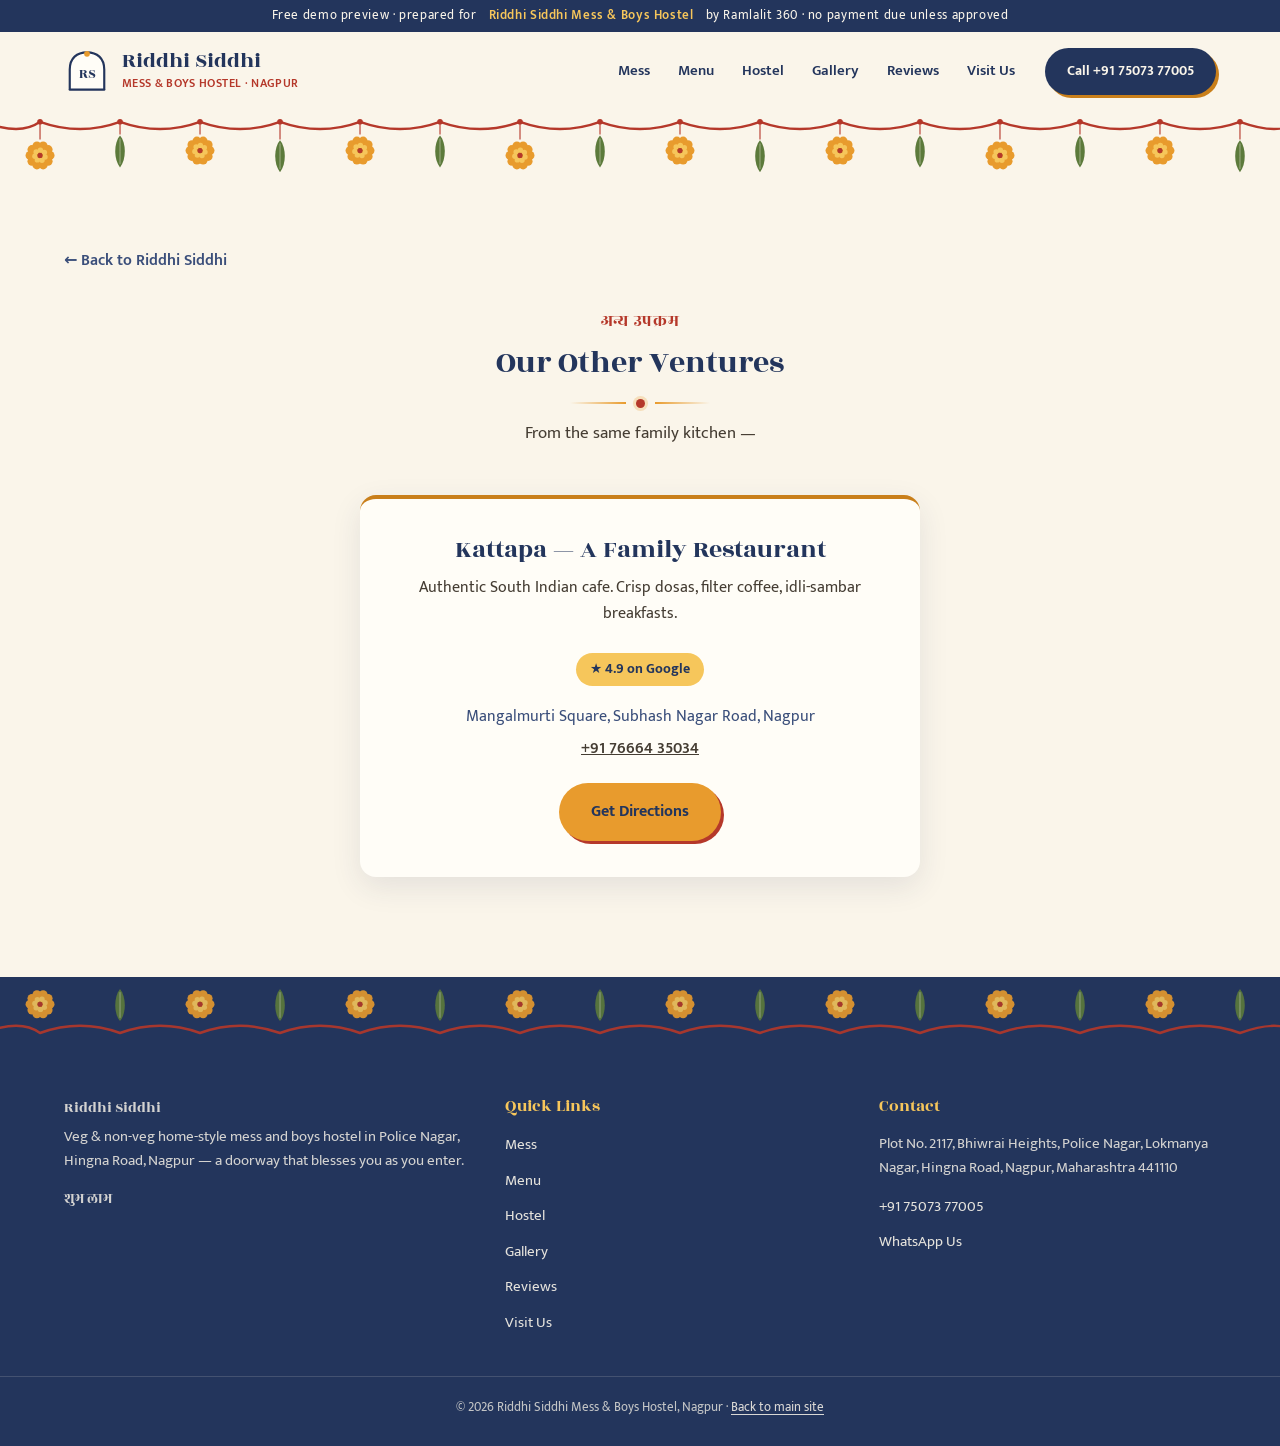
<file: ventures.html>
<!DOCTYPE html>
<html lang="en">
<head>
<meta charset="UTF-8">
<meta name="viewport" content="width=device-width, initial-scale=1.0">
<title>Our Other Ventures · Riddhi Siddhi</title>
<meta name="description" content="From the same family kitchen — Kattapa, a family South Indian restaurant in Nagpur. A quiet page from the team behind Riddhi Siddhi Mess & Boys Hostel.">
<meta property="og:title" content="Our Other Ventures · Riddhi Siddhi">
<meta property="og:description" content="From the same family kitchen — Kattapa, a family South Indian restaurant in Nagpur.">
<meta property="og:type" content="website">
<meta property="og:image" content="https://hitmanrepo.github.io/riddhi-siddhi-demo/assets/photos/photo-7.jpg">

<link rel="icon" href="data:image/svg+xml,%3Csvg xmlns='http://www.w3.org/2000/svg' viewBox='0 0 64 64'%3E%3Crect width='64' height='64' rx='14' fill='%2323355C'/%3E%3Ccircle cx='32' cy='32' r='13' fill='%23C97F1A'/%3E%3Ccircle cx='44' cy='32' r='7' fill='%23E89B2D'/%3E%3Ccircle cx='39.7' cy='43.7' r='7' fill='%23E89B2D'/%3E%3Ccircle cx='27.3' cy='47.1' r='7' fill='%23E89B2D'/%3E%3Ccircle cx='17.4' cy='39.1' r='7' fill='%23E89B2D'/%3E%3Ccircle cx='17.4' cy='24.9' r='7' fill='%23E89B2D'/%3E%3Ccircle cx='27.3' cy='16.9' r='7' fill='%23E89B2D'/%3E%3Ccircle cx='39.7' cy='20.3' r='7' fill='%23E89B2D'/%3E%3Ccircle cx='32' cy='32' r='5' fill='%23B5382A'/%3E%3C/svg%3E">

<link rel="preconnect" href="https://fonts.googleapis.com">
<link rel="preconnect" href="https://fonts.gstatic.com" crossorigin>
<link href="https://fonts.googleapis.com/css2?family=Rozha+One&family=Mukta:wght@400;500;600;700&display=swap" rel="stylesheet">

<link rel="stylesheet" href="css/styles.css">
</head>
<body>
<div class="demo-ribbon">Free demo preview · prepared for <strong>Riddhi Siddhi Mess &amp; Boys Hostel</strong> by Ramlalit 360 · no payment due unless approved</div>
<a class="skip-link" href="#main">Skip to main content</a>

<svg style="display:none" aria-hidden="true">
<defs>
<symbol id="logo-mark" viewBox="0 0 64 64">
  <path d="M8 58V30C8 14 18 6 32 6C46 6 56 14 56 30V58" fill="var(--card)" stroke="var(--nila)" stroke-width="3"/>
  <circle cx="32" cy="8" r="4" fill="var(--genda)"/>
  <text x="32" y="42" text-anchor="middle" font-family="'Rozha One', Georgia, serif" font-size="20" fill="var(--nila)">RS</text>
  <path d="M8 58H56" stroke="var(--nila)" stroke-width="3" stroke-linecap="round"/>
</symbol>
<symbol id="toran-pompom" viewBox="0 0 40 40">
  <circle cx="20" cy="20" r="13" fill="var(--genda-deep)"/>
  <circle cx="32.5" cy="20.0" r="5.6" fill="var(--genda)"/>
  <circle cx="30.1" cy="27.3" r="5.6" fill="var(--genda)"/>
  <circle cx="23.9" cy="31.9" r="5.6" fill="var(--genda)"/>
  <circle cx="16.1" cy="31.9" r="5.6" fill="var(--genda)"/>
  <circle cx="9.9" cy="27.3" r="5.6" fill="var(--genda)"/>
  <circle cx="7.5" cy="20.0" r="5.6" fill="var(--genda)"/>
  <circle cx="9.9" cy="12.7" r="5.6" fill="var(--genda)"/>
  <circle cx="16.1" cy="8.1" r="5.6" fill="var(--genda)"/>
  <circle cx="23.9" cy="8.1" r="5.6" fill="var(--genda)"/>
  <circle cx="30.1" cy="12.7" r="5.6" fill="var(--genda)"/>
  <circle cx="26.2" cy="21.9" r="3.4" fill="var(--haldi)"/>
  <circle cx="22.4" cy="26.1" r="3.4" fill="var(--haldi)"/>
  <circle cx="16.7" cy="25.6" r="3.4" fill="var(--haldi)"/>
  <circle cx="13.6" cy="21.0" r="3.4" fill="var(--haldi)"/>
  <circle cx="15.2" cy="15.6" r="3.4" fill="var(--haldi)"/>
  <circle cx="20.5" cy="13.5" r="3.4" fill="var(--haldi)"/>
  <circle cx="25.4" cy="16.3" r="3.4" fill="var(--haldi)"/>
  <circle cx="20" cy="20" r="3.2" fill="var(--kumkum)"/>
</symbol>
<symbol id="toran-leaf" viewBox="0 0 22 42">
  <path d="M11 1 C19 10 19 31 11 41 C3 31 3 10 11 1 Z" fill="var(--mehendi)"/>
  <path d="M11 5 C11 15 11 27 11 37" stroke="rgba(250,245,234,.55)" stroke-width="1" fill="none"/>
</symbol>
</defs>
</svg>

<header class="site-header">
  <div class="header-inner">
    <a class="brand" href="index.html" aria-label="Riddhi Siddhi home">
      <svg viewBox="0 0 64 64" aria-hidden="true"><use href="#logo-mark"></use></svg>
      <span>
        <span class="brand-word">Riddhi Siddhi</span>
        <span class="brand-sub">Mess &amp; Boys Hostel · Nagpur</span>
      </span>
    </a>

    <nav class="main-nav" aria-label="Primary">
      <ul>
        <li><a href="index.html#mess">Mess</a></li>
        <li><a href="index.html#menu">Menu</a></li>
        <li><a href="index.html#hostel">Hostel</a></li>
        <li><a href="index.html#gallery">Gallery</a></li>
        <li><a href="index.html#reviews">Reviews</a></li>
        <li><a href="index.html#visit">Visit Us</a></li>
      </ul>
      <a class="btn btn-call phone-pill" href="tel:+917507377005">Call +91 75073 77005</a>
    </nav>

    <button class="nav-toggle" aria-label="Open menu" aria-expanded="false" aria-controls="mobile-panel">
      <svg viewBox="0 0 24 24" fill="none" stroke="currentColor" stroke-width="2.2" stroke-linecap="round" aria-hidden="true">
        <path d="M3 6h18M3 12h18M3 18h18"/>
      </svg>
    </button>

    <div class="mobile-panel" id="mobile-panel">
      <ul>
        <li><a href="index.html#mess">Mess</a></li>
        <li><a href="index.html#menu">Menu</a></li>
        <li><a href="index.html#hostel">Hostel</a></li>
        <li><a href="index.html#gallery">Gallery</a></li>
        <li><a href="index.html#reviews">Reviews</a></li>
        <li><a href="index.html#visit">Visit Us</a></li>
      </ul>
      <a class="btn btn-call" href="tel:+917507377005">Call +91 75073 77005</a>
    </div>
  </div>

  <div class="toran-wrap">
    <svg class="toran" viewBox="0 0 1600 86" preserveAspectRatio="xMidYMin meet" aria-hidden="true" focusable="false">
      <path d="M -20 16 Q 25.0 34 50.0 16 Q 100.0 34 150.0 16 Q 200.0 34 250.0 16 Q 300.0 34 350.0 16 Q 400.0 34 450.0 16 Q 500.0 34 550.0 16 Q 600.0 34 650.0 16 Q 700.0 34 750.0 16 Q 800.0 34 850.0 16 Q 900.0 34 950.0 16 Q 1000.0 34 1050.0 16 Q 1100.0 34 1150.0 16 Q 1200.0 34 1250.0 16 Q 1300.0 34 1350.0 16 Q 1400.0 34 1450.0 16 Q 1500.0 34 1550.0 16 Q 1600.0 34 1620 16" fill="none" stroke="var(--kumkum)" stroke-width="3" stroke-linecap="round"/>
      <circle cx="50.0" cy="16" r="3.5" fill="var(--kumkum)"/><circle cx="150.0" cy="16" r="3.5" fill="var(--kumkum)"/><circle cx="250.0" cy="16" r="3.5" fill="var(--kumkum)"/><circle cx="350.0" cy="16" r="3.5" fill="var(--kumkum)"/><circle cx="450.0" cy="16" r="3.5" fill="var(--kumkum)"/><circle cx="550.0" cy="16" r="3.5" fill="var(--kumkum)"/><circle cx="650.0" cy="16" r="3.5" fill="var(--kumkum)"/><circle cx="750.0" cy="16" r="3.5" fill="var(--kumkum)"/><circle cx="850.0" cy="16" r="3.5" fill="var(--kumkum)"/><circle cx="950.0" cy="16" r="3.5" fill="var(--kumkum)"/><circle cx="1050.0" cy="16" r="3.5" fill="var(--kumkum)"/><circle cx="1150.0" cy="16" r="3.5" fill="var(--kumkum)"/><circle cx="1250.0" cy="16" r="3.5" fill="var(--kumkum)"/><circle cx="1350.0" cy="16" r="3.5" fill="var(--kumkum)"/><circle cx="1450.0" cy="16" r="3.5" fill="var(--kumkum)"/><circle cx="1550.0" cy="16" r="3.5" fill="var(--kumkum)"/>
      <g class="toran-pendant" style="animation-delay:0.00s"><line x1="50.0" y1="16" x2="50.0" y2="38" stroke="var(--kumkum)" stroke-width="1.4"/><use href="#toran-pompom" x="30.0" y="38.0" width="40" height="40"/></g>
      <g class="toran-pendant" style="animation-delay:0.35s"><line x1="150.0" y1="16" x2="150.0" y2="32" stroke="var(--kumkum)" stroke-width="1.4"/><use href="#toran-leaf" x="139.0" y="32.0" width="22" height="42"/></g>
      <g class="toran-pendant" style="animation-delay:0.70s"><line x1="250.0" y1="16" x2="250.0" y2="32" stroke="var(--kumkum)" stroke-width="1.4"/><use href="#toran-pompom" x="230.0" y="32.0" width="40" height="40"/></g>
      <g class="toran-pendant" style="animation-delay:1.05s"><line x1="350.0" y1="16" x2="350.0" y2="38" stroke="var(--kumkum)" stroke-width="1.4"/><use href="#toran-leaf" x="339.0" y="38.0" width="22" height="42"/></g>
      <g class="toran-pendant" style="animation-delay:1.40s"><line x1="450.0" y1="16" x2="450.0" y2="32" stroke="var(--kumkum)" stroke-width="1.4"/><use href="#toran-pompom" x="430.0" y="32.0" width="40" height="40"/></g>
      <g class="toran-pendant" style="animation-delay:0.00s"><line x1="550.0" y1="16" x2="550.0" y2="32" stroke="var(--kumkum)" stroke-width="1.4"/><use href="#toran-leaf" x="539.0" y="32.0" width="22" height="42"/></g>
      <g class="toran-pendant" style="animation-delay:0.35s"><line x1="650.0" y1="16" x2="650.0" y2="38" stroke="var(--kumkum)" stroke-width="1.4"/><use href="#toran-pompom" x="630.0" y="38.0" width="40" height="40"/></g>
      <g class="toran-pendant" style="animation-delay:0.70s"><line x1="750.0" y1="16" x2="750.0" y2="32" stroke="var(--kumkum)" stroke-width="1.4"/><use href="#toran-leaf" x="739.0" y="32.0" width="22" height="42"/></g>
      <g class="toran-pendant" style="animation-delay:1.05s"><line x1="850.0" y1="16" x2="850.0" y2="32" stroke="var(--kumkum)" stroke-width="1.4"/><use href="#toran-pompom" x="830.0" y="32.0" width="40" height="40"/></g>
      <g class="toran-pendant" style="animation-delay:1.40s"><line x1="950.0" y1="16" x2="950.0" y2="38" stroke="var(--kumkum)" stroke-width="1.4"/><use href="#toran-leaf" x="939.0" y="38.0" width="22" height="42"/></g>
      <g class="toran-pendant" style="animation-delay:0.00s"><line x1="1050.0" y1="16" x2="1050.0" y2="32" stroke="var(--kumkum)" stroke-width="1.4"/><use href="#toran-pompom" x="1030.0" y="32.0" width="40" height="40"/></g>
      <g class="toran-pendant" style="animation-delay:0.35s"><line x1="1150.0" y1="16" x2="1150.0" y2="32" stroke="var(--kumkum)" stroke-width="1.4"/><use href="#toran-leaf" x="1139.0" y="32.0" width="22" height="42"/></g>
      <g class="toran-pendant" style="animation-delay:0.70s"><line x1="1250.0" y1="16" x2="1250.0" y2="38" stroke="var(--kumkum)" stroke-width="1.4"/><use href="#toran-pompom" x="1230.0" y="38.0" width="40" height="40"/></g>
      <g class="toran-pendant" style="animation-delay:1.05s"><line x1="1350.0" y1="16" x2="1350.0" y2="32" stroke="var(--kumkum)" stroke-width="1.4"/><use href="#toran-leaf" x="1339.0" y="32.0" width="22" height="42"/></g>
      <g class="toran-pendant" style="animation-delay:1.40s"><line x1="1450.0" y1="16" x2="1450.0" y2="32" stroke="var(--kumkum)" stroke-width="1.4"/><use href="#toran-pompom" x="1430.0" y="32.0" width="40" height="40"/></g>
      <g class="toran-pendant" style="animation-delay:0.00s"><line x1="1550.0" y1="16" x2="1550.0" y2="38" stroke="var(--kumkum)" stroke-width="1.4"/><use href="#toran-leaf" x="1539.0" y="38.0" width="22" height="42"/></g>
    </svg>
  </div>
</header>

<main id="main" class="ventures-main">
  <div class="container">
    <a class="back-link reveal" href="index.html">&larr; Back to Riddhi Siddhi</a>

    <div class="section-head reveal">
      <span class="eyebrow" lang="hi">अन्य उपक्रम</span>
      <h1>Our Other Ventures</h1>
      <div class="marigold-rule"><span class="dot" aria-hidden="true"></span></div>
      <p class="lede">From the same family kitchen —</p>
    </div>

    <div class="venture-card reveal">
      <h3>Kattapa — A Family Restaurant</h3>
      <p>Authentic South Indian cafe. Crisp dosas, filter coffee, idli-sambar breakfasts.</p>
      <span class="rating-chip">&#9733; 4.9 on Google</span>
      <address>Mangalmurti Square, Subhash Nagar Road, Nagpur</address>
      <p class="v-phone"><a href="tel:+917666435034">+91 76664 35034</a></p>
      <a class="btn btn-primary" href="https://www.google.com/maps/search/?api=1&query=Kattapa+a+family+Restaurant+Nagpur" target="_blank" rel="noopener">Get Directions</a>
    </div>
  </div>
</main>

<footer class="site-footer">
  <div class="footer-toran-wrap">
    <svg class="toran" viewBox="0 0 1600 86" preserveAspectRatio="xMidYMin meet" aria-hidden="true" focusable="false">
      <path d="M -20 16 Q 25.0 34 50.0 16 Q 100.0 34 150.0 16 Q 200.0 34 250.0 16 Q 300.0 34 350.0 16 Q 400.0 34 450.0 16 Q 500.0 34 550.0 16 Q 600.0 34 650.0 16 Q 700.0 34 750.0 16 Q 800.0 34 850.0 16 Q 900.0 34 950.0 16 Q 1000.0 34 1050.0 16 Q 1100.0 34 1150.0 16 Q 1200.0 34 1250.0 16 Q 1300.0 34 1350.0 16 Q 1400.0 34 1450.0 16 Q 1500.0 34 1550.0 16 Q 1600.0 34 1620 16" fill="none" stroke="var(--kumkum)" stroke-width="3" stroke-linecap="round"/>
      <g class="toran-pendant"><use href="#toran-pompom" x="30.0" y="32.0" width="40" height="40"/></g>
      <g class="toran-pendant" style="animation-delay:.4s"><use href="#toran-leaf" x="139.0" y="30.0" width="22" height="42"/></g>
      <g class="toran-pendant" style="animation-delay:.8s"><use href="#toran-pompom" x="230.0" y="32.0" width="40" height="40"/></g>
      <g class="toran-pendant" style="animation-delay:1.2s"><use href="#toran-leaf" x="339.0" y="30.0" width="22" height="42"/></g>
      <g class="toran-pendant"><use href="#toran-pompom" x="430.0" y="32.0" width="40" height="40"/></g>
      <g class="toran-pendant" style="animation-delay:.4s"><use href="#toran-leaf" x="539.0" y="30.0" width="22" height="42"/></g>
      <g class="toran-pendant" style="animation-delay:.8s"><use href="#toran-pompom" x="630.0" y="32.0" width="40" height="40"/></g>
      <g class="toran-pendant" style="animation-delay:1.2s"><use href="#toran-leaf" x="739.0" y="30.0" width="22" height="42"/></g>
      <g class="toran-pendant"><use href="#toran-pompom" x="830.0" y="32.0" width="40" height="40"/></g>
      <g class="toran-pendant" style="animation-delay:.4s"><use href="#toran-leaf" x="939.0" y="30.0" width="22" height="42"/></g>
      <g class="toran-pendant" style="animation-delay:.8s"><use href="#toran-pompom" x="1030.0" y="32.0" width="40" height="40"/></g>
      <g class="toran-pendant" style="animation-delay:1.2s"><use href="#toran-leaf" x="1139.0" y="30.0" width="22" height="42"/></g>
      <g class="toran-pendant"><use href="#toran-pompom" x="1230.0" y="32.0" width="40" height="40"/></g>
      <g class="toran-pendant" style="animation-delay:.4s"><use href="#toran-leaf" x="1339.0" y="30.0" width="22" height="42"/></g>
      <g class="toran-pendant" style="animation-delay:.8s"><use href="#toran-pompom" x="1430.0" y="32.0" width="40" height="40"/></g>
      <g class="toran-pendant" style="animation-delay:1.2s"><use href="#toran-leaf" x="1539.0" y="30.0" width="22" height="42"/></g>
    </svg>
  </div>

  <div class="footer-inner">
    <div class="footer-col">
      <p class="footer-brand-word">Riddhi Siddhi</p>
      <p>Veg &amp; non-veg home-style mess and boys hostel in Police Nagar, Hingna Road, Nagpur — a doorway that blesses you as you enter.</p>
      <p class="footer-shubh" lang="hi">शुभ लाभ</p>
    </div>
    <div class="footer-col">
      <h4>Quick Links</h4>
      <ul>
        <li><a href="index.html#mess">Mess</a></li>
        <li><a href="index.html#menu">Menu</a></li>
        <li><a href="index.html#hostel">Hostel</a></li>
        <li><a href="index.html#gallery">Gallery</a></li>
        <li><a href="index.html#reviews">Reviews</a></li>
        <li><a href="index.html#visit">Visit Us</a></li>
      </ul>
    </div>
    <div class="footer-col">
      <h4>Contact</h4>
      <p>Plot No. 2117, Bhiwrai Heights, Police Nagar, Lokmanya Nagar, Hingna Road, Nagpur, Maharashtra 441110</p>
      <ul>
        <li><a href="tel:+917507377005">+91 75073 77005</a></li>
        <li><a href="https://wa.me/917507377005" target="_blank" rel="noopener">WhatsApp Us</a></li>
      </ul>
    </div>
  </div>

  <div class="footer-bottom">
    &copy; 2026 Riddhi Siddhi Mess &amp; Boys Hostel, Nagpur · <a href="index.html">Back to main site</a>
  </div>
</footer>

<script src="js/main.js"></script>
</body>
</html>
</file>
<file: css/styles.css>
/* ==========================================================================
   Riddhi Siddhi Mess & Boys Hostel — stylesheet
   Brand: "Shubh Labh" — deep indigo + marigold + kumkum red on warm ivory
   ========================================================================== */

:root {
  --ivory:      #FAF5EA;
  --ivory-deep: #F3EAD8;
  --nila:       #23355C;
  --nila-soft:  #3A4E7A;
  --genda:      #E89B2D;
  --genda-deep: #C97F1A;
  --kumkum:     #B5382A;
  --mehendi:    #5C7A3B;
  --haldi:      #F6C65B;
  --ink-body:   #453D33;
  --card:       #FFFDF7;
  --shadow:     0 10px 30px rgba(35,53,92,.10);

  --font-display: "Rozha One", Georgia, "Times New Roman", serif;
  --font-body: "Mukta", system-ui, -apple-system, "Segoe UI", sans-serif;

  --container-w: 1200px;
  --radius: 16px;
  --header-h: 78px;
}

/* ---------- Reset ---------- */
*, *::before, *::after { box-sizing: border-box; }
html { scroll-behavior: smooth; }
section[id], main[id] { scroll-margin-top: calc(var(--header-h) + 44px); }
@media (prefers-reduced-motion: reduce) {
  html { scroll-behavior: auto; }
  *, *::before, *::after {
    animation-duration: 0.001ms !important;
    animation-iteration-count: 1 !important;
    transition-duration: 0.001ms !important;
    scroll-behavior: auto !important;
  }
}
body {
  margin: 0;
  background: var(--ivory);
  color: var(--ink-body);
  font-family: var(--font-body);
  font-weight: 400;
  line-height: 1.6;
  -webkit-font-smoothing: antialiased;
  overflow-x: hidden;
}
img { max-width: 100%; display: block; }
h1, h2, h3, h4 {
  font-family: var(--font-display);
  color: var(--nila);
  font-weight: 400;
  line-height: 1.2;
  margin: 0 0 .5em;
}
p { margin: 0 0 1em; }
a { color: inherit; }
ul { margin: 0; padding: 0; list-style: none; }
button { font-family: inherit; }

/* ---------- Utility ---------- */
.container {
  width: 100%;
  max-width: var(--container-w);
  margin-inline: auto;
  padding-inline: 24px;
}
.sr-only {
  position: absolute;
  width: 1px; height: 1px;
  padding: 0; margin: -1px;
  overflow: hidden;
  clip: rect(0,0,0,0);
  white-space: nowrap;
  border: 0;
}
.skip-link {
  position: absolute;
  left: 12px; top: -60px;
  background: var(--nila);
  color: var(--ivory);
  padding: 10px 18px;
  border-radius: 8px;
  z-index: 1000;
  transition: top .2s ease;
  text-decoration: none;
  font-weight: 600;
}
.skip-link:focus { top: 12px; }

:focus-visible {
  outline: 3px solid var(--genda);
  outline-offset: 3px;
  border-radius: 4px;
}

section { position: relative; padding: 84px 0; }
.band-ivory { background: var(--ivory); }
.band-deep  { background: var(--ivory-deep); }

/* section opener: eyebrow + heading + marigold rule */
.section-head {
  text-align: center;
  max-width: 720px;
  margin: 0 auto 48px;
}
.eyebrow {
  display: inline-block;
  font-family: var(--font-display);
  color: var(--kumkum);
  font-size: 1.05rem;
  letter-spacing: .04em;
  margin-bottom: 10px;
}
.section-head h2 {
  font-size: clamp(1.9rem, 3.2vw, 2.7rem);
}
.section-head .lede {
  color: var(--ink-body);
  font-size: 1.05rem;
  margin-top: 12px;
}
.marigold-rule {
  display: flex;
  align-items: center;
  justify-content: center;
  gap: 10px;
  margin: 16px auto 0;
  width: 140px;
}
.marigold-rule::before,
.marigold-rule::after {
  content: "";
  height: 2px;
  flex: 1;
  background: linear-gradient(90deg, transparent, var(--genda));
}
.marigold-rule::after { background: linear-gradient(90deg, var(--genda), transparent); }
.marigold-rule .dot {
  width: 9px; height: 9px;
  border-radius: 50%;
  background: var(--kumkum);
  flex-shrink: 0;
  box-shadow: 0 0 0 3px rgba(232,155,45,.25);
}

/* buttons */
.btn {
  display: inline-flex;
  align-items: center;
  gap: 8px;
  padding: 14px 30px;
  border-radius: 999px;
  font-weight: 700;
  font-size: 1rem;
  text-decoration: none;
  border: 2px solid transparent;
  cursor: pointer;
  transition: transform .18s ease, box-shadow .18s ease, background .18s ease;
}
.btn-primary {
  background: var(--genda);
  color: var(--nila);
  box-shadow: 3px 3px 0 var(--kumkum);
}
.btn-primary:hover { background: var(--genda-deep); transform: translateY(-2px); box-shadow: 4px 5px 0 var(--kumkum); }
.btn-outline {
  background: transparent;
  border-color: var(--nila);
  color: var(--nila);
}
.btn-outline:hover { background: var(--nila); color: var(--ivory); transform: translateY(-2px); }
.btn-call {
  background: var(--nila);
  color: var(--ivory);
  box-shadow: 3px 3px 0 var(--genda-deep);
}
.btn-call:hover { background: var(--nila-soft); transform: translateY(-2px); }
.btn-whatsapp {
  background: var(--mehendi);
  color: var(--ivory);
  box-shadow: 3px 3px 0 var(--nila);
}
.btn-whatsapp:hover { background: #4c6630; transform: translateY(-2px); }
.btn small { font-weight: 500; opacity: .85; }

/* ---------- demo ribbon ---------- */
.demo-ribbon {
  background: var(--nila);
  color: var(--ivory);
  font-family: var(--font-body);
  font-size: 12.5px;
  letter-spacing: .05em;
  line-height: 1.45;
  text-align: center;
  padding: 7px 14px;
  display: flex;
  justify-content: center;
  align-items: center;
  gap: 12px;
  flex-wrap: wrap;
}
.demo-ribbon strong {
  color: var(--haldi);
  font-weight: 600;
}
@media (max-width: 480px) {
  .demo-ribbon {
    font-size: 11.5px;
    padding: 8px 12px;
  }
}

/* ---------- Header ---------- */
.site-header {
  position: sticky;
  top: 0;
  z-index: 500;
  background: rgba(250,245,234,.92);
  backdrop-filter: blur(6px);
  -webkit-backdrop-filter: blur(6px);
  transition: box-shadow .25s ease;
}
.site-header.is-scrolled {
  box-shadow: 0 6px 20px rgba(35,53,92,.12);
}
.header-inner {
  max-width: var(--container-w);
  margin-inline: auto;
  padding: 0 24px;
  height: var(--header-h);
  display: flex;
  align-items: center;
  justify-content: space-between;
  gap: 16px;
}
.brand {
  display: flex;
  align-items: center;
  gap: 12px;
  text-decoration: none;
}
.brand svg { width: 46px; height: 46px; flex-shrink: 0; }
.brand-word {
  font-family: var(--font-display);
  color: var(--nila);
  font-size: 1.35rem;
  line-height: 1.1;
}
.brand-sub {
  display: block;
  font-family: var(--font-body);
  font-size: .72rem;
  font-weight: 600;
  letter-spacing: .03em;
  color: var(--kumkum);
  text-transform: uppercase;
}
.main-nav {
  display: flex;
  align-items: center;
  gap: 28px;
}
.main-nav ul { display: flex; gap: 24px; }
.main-nav a:not(.btn) {
  text-decoration: none;
  color: var(--nila);
  font-weight: 600;
  font-size: .96rem;
  padding: 6px 2px;
  position: relative;
}
.main-nav a:not(.btn)::after {
  content: "";
  position: absolute;
  left: 0; right: 100%;
  bottom: -2px;
  height: 2px;
  background: var(--genda);
  transition: right .2s ease;
}
.main-nav a:not(.btn):hover::after,
.main-nav a.is-active::after { right: 0; }
.main-nav a.is-active { color: var(--kumkum); }
.phone-pill {
  padding: 10px 20px;
  font-size: .9rem;
}
.nav-toggle {
  display: none;
  background: none;
  border: none;
  cursor: pointer;
  padding: 8px;
  color: var(--nila);
}
.nav-toggle svg { width: 28px; height: 28px; }
.mobile-panel {
  display: none;
  position: absolute;
  top: 100%; left: 0; right: 0;
  background: var(--ivory);
  border-top: 1px solid rgba(35,53,92,.12);
  box-shadow: 0 12px 24px rgba(35,53,92,.14);
  padding: 20px 24px 28px;
}
.mobile-panel ul { display: flex; flex-direction: column; gap: 4px; }
.mobile-panel a:not(.btn) {
  display: block;
  padding: 12px 4px;
  text-decoration: none;
  color: var(--nila);
  font-weight: 600;
  font-size: 1.05rem;
  border-bottom: 1px solid rgba(35,53,92,.08);
}
.mobile-panel .btn { margin-top: 16px; width: 100%; justify-content: center; }
.site-header.nav-open .mobile-panel { display: block; }

/* ---------- Toran garland ---------- */
.toran-wrap {
  position: relative;
  width: 100%;
  max-height: 150px;
  overflow: hidden;
  pointer-events: none;
  margin-top: -1px;
}
.toran { width: 100%; height: auto; display: block; }
.toran-pendant {
  transform-box: fill-box;
  transform-origin: 50% 0%;
  animation: toran-sway 3.4s ease-in-out infinite;
}
@keyframes toran-sway {
  0%, 100% { transform: rotate(-2deg); }
  50% { transform: rotate(2deg); }
}
@media (prefers-reduced-motion: reduce) {
  .toran-pendant { animation: none; }
}

/* ---------- Warli divider ---------- */
.warli-divider-wrap {
  width: 100%;
  overflow: hidden;
  line-height: 0;
  background: inherit;
}
.warli-divider { width: 100%; height: 48px; display: block; }

/* ---------- Hero ---------- */
.hero {
  padding-top: 56px;
  padding-bottom: 70px;
  background:
    radial-gradient(ellipse at 15% 20%, rgba(232,155,45,.10), transparent 55%),
    radial-gradient(ellipse at 85% 70%, rgba(181,56,42,.07), transparent 55%),
    var(--ivory);
}
.hero-inner {
  max-width: var(--container-w);
  margin-inline: auto;
  padding-inline: 24px;
  display: grid;
  grid-template-columns: 1.05fr .95fr;
  gap: 48px;
  align-items: center;
}
.shubh-labh-badge {
  display: inline-flex;
  align-items: center;
  gap: 10px;
  padding: 8px 20px;
  border: 1.5px solid var(--genda-deep);
  border-radius: 999px;
  background: var(--card);
  color: var(--kumkum);
  font-family: var(--font-display);
  font-size: 1.15rem;
  margin-bottom: 22px;
}
.shubh-labh-badge svg { width: 18px; height: 18px; }
.hero h1 {
  font-size: clamp(2.3rem, 5vw, 3.8rem);
  margin-bottom: 10px;
}
.hero .devanagari-line {
  font-family: var(--font-display);
  color: var(--nila-soft);
  font-size: 1.15rem;
  margin-bottom: 18px;
}
.hero .lede {
  font-size: 1.12rem;
  max-width: 54ch;
  margin-bottom: 30px;
}
.hero-ctas {
  display: flex;
  flex-wrap: wrap;
  gap: 16px;
  margin-bottom: 36px;
}
.stat-chips {
  display: flex;
  flex-wrap: wrap;
  gap: 12px;
}
.stat-chip {
  display: inline-flex;
  align-items: center;
  gap: 8px;
  background: var(--card);
  border-radius: 999px;
  padding: 9px 16px 9px 10px;
  font-size: .86rem;
  font-weight: 600;
  color: var(--nila);
  box-shadow: var(--shadow);
}
.stat-chip svg { width: 22px; height: 22px; flex-shrink: 0; }

/* Hero thali illustration */
.hero-visual { position: relative; display: flex; justify-content: center; }
.thali-illustration { width: min(100%, 480px); height: auto; }
.floating-chip {
  position: absolute;
  background: var(--card);
  color: var(--nila);
  font-weight: 700;
  font-size: .82rem;
  padding: 8px 16px;
  border-radius: 999px;
  box-shadow: var(--shadow);
  border-top: 2px solid var(--genda-deep);
  animation: chip-float 5s ease-in-out infinite;
}
.chip-1 { top: 4%;  left: -4%;  animation-delay: 0s; }
.chip-2 { top: 46%; right: -6%; animation-delay: 1.2s; }
.chip-3 { bottom: 2%; left: 6%; animation-delay: 2.4s; }
@keyframes chip-float {
  0%, 100% { transform: translateY(0); }
  50% { transform: translateY(-9px); }
}
@media (prefers-reduced-motion: reduce) {
  .floating-chip { animation: none; }
}

/* ---------- Feature / icon cards ---------- */
.card-grid {
  display: grid;
  grid-template-columns: repeat(4, 1fr);
  gap: 22px;
}
.icon-card {
  background: var(--card);
  border-radius: var(--radius);
  border-top: 4px solid var(--genda-deep);
  box-shadow: var(--shadow);
  padding: 28px 22px;
  text-align: center;
}
.icon-card .icon-wrap {
  width: 56px; height: 56px;
  margin: 0 auto 16px;
  display: flex; align-items: center; justify-content: center;
}
.icon-card .icon-wrap svg { width: 48px; height: 48px; }
.icon-card h3 { font-size: 1.15rem; margin-bottom: 8px; }
.icon-card p { font-size: .93rem; margin-bottom: 0; color: var(--ink-body); }

/* plans row */
.plans-row {
  display: grid;
  grid-template-columns: repeat(3, 1fr);
  gap: 22px;
  margin-top: 40px;
}
.plan-card {
  background: var(--card);
  border-radius: var(--radius);
  border-top: 4px solid var(--kumkum);
  box-shadow: var(--shadow);
  padding: 30px 26px;
  text-align: center;
  display: flex;
  flex-direction: column;
}
.plan-card h3 { font-size: 1.3rem; margin-bottom: 8px; }
.plan-card p { flex-grow: 1; font-size: .95rem; }
.plan-card .btn { margin-top: 14px; align-self: center; }
.plans-veg-line {
  text-align: center;
  margin-top: 18px;
  font-size: .92rem;
  font-weight: 600;
  color: var(--nila);
}
.honesty-line {
  text-align: center;
  margin-top: 28px;
  font-size: .92rem;
  color: var(--nila-soft);
  font-style: italic;
}

/* thali photo band (stock photos, inside #mess only) */
.thali-photo-band {
  display: grid;
  grid-template-columns: repeat(4, 1fr);
  gap: 16px;
  margin: 44px 0 14px;
}
.thali-photo-item {
  position: relative;
  border-radius: 14px;
  overflow: hidden;
  box-shadow: var(--shadow);
  aspect-ratio: 4 / 3;
}
.thali-photo-item img {
  width: 100%;
  height: 100%;
  object-fit: cover;
  display: block;
}
.tp-cap {
  position: absolute;
  left: 10px;
  bottom: 10px;
  display: inline-flex;
  align-items: center;
  gap: 6px;
  background: var(--card);
  color: var(--nila);
  font-size: .78rem;
  font-weight: 700;
  padding: 6px 12px;
  border-radius: 999px;
  box-shadow: var(--shadow);
  max-width: calc(100% - 20px);
}
.tp-mark { width: 10px; height: 10px; flex-shrink: 0; }
.thali-photo-note {
  text-align: center;
  font-size: .86rem;
  font-style: italic;
  color: var(--nila-soft);
  margin: 0 0 8px;
}

/* ---------- Menu ---------- */
.menu-board {
  background: var(--card);
  border-radius: 20px;
  box-shadow: var(--shadow);
  padding: 10px;
  overflow: hidden;
}
.menu-table-wrap { width: 100%; overflow-x: auto; }
table.menu-table {
  width: 100%;
  border-collapse: collapse;
  min-width: 760px;
}
.menu-table th, .menu-table td {
  padding: 16px 14px;
  text-align: left;
  vertical-align: top;
  border-bottom: 1px solid rgba(35,53,92,.08);
}
.menu-table thead th {
  font-family: var(--font-display);
  color: var(--nila);
  font-size: 1.05rem;
  font-weight: 400;
  background: var(--ivory-deep);
}
.menu-table td { font-size: .92rem; }
.menu-table .col-sun, .menu-table th.col-sun {
  background: linear-gradient(180deg, var(--haldi), rgba(246,198,91,.35));
}
.menu-table tbody tr:last-child td { border-bottom: none; }
.menu-dish {
  display: flex;
  align-items: flex-start;
  gap: 6px;
  margin: 0 0 8px;
}
.menu-dish:last-child { margin-bottom: 0; }
.menu-dish strong { white-space: nowrap; }
.dish-mark { width: 10px; height: 10px; flex-shrink: 0; margin-top: 4px; }
.menu-legend {
  display: flex;
  align-items: center;
  justify-content: center;
  gap: 6px;
  flex-wrap: wrap;
  text-align: center;
  font-size: .85rem;
  color: var(--nila-soft);
  padding: 14px 0 4px;
}
.menu-legend .dish-mark { margin-top: 0; }
.menu-note-chips {
  display: flex;
  flex-wrap: wrap;
  justify-content: center;
  gap: 12px;
  margin-top: 28px;
}
.menu-caption {
  text-align: center;
  font-size: .88rem;
  color: var(--nila-soft);
  margin-top: -28px;
  margin-bottom: 28px;
  font-style: italic;
}

/* day cards (mobile menu view) */
.menu-cards { display: none; }
.day-card {
  background: var(--card);
  border-radius: 14px;
  box-shadow: var(--shadow);
  padding: 18px 20px;
  margin-bottom: 14px;
  border-left: 4px solid var(--genda-deep);
}
.day-card.is-sunday { border-left-color: var(--kumkum); background: linear-gradient(180deg, rgba(246,198,91,.28), var(--card) 40%); }
.day-card h4 { font-family: var(--font-display); color: var(--nila); font-size: 1.1rem; margin-bottom: 6px; }
.day-card p { margin: 0; font-size: .93rem; }
.day-card .menu-dish { font-size: .93rem; margin: 0 0 6px; }
.day-card .menu-dish:last-child { margin-bottom: 0; }

/* ---------- Hostel ---------- */
.hostel-intro { max-width: 640px; margin: 0 auto 44px; text-align: center; font-size: 1.05rem; }
.amenity-grid {
  display: grid;
  grid-template-columns: repeat(4, 1fr);
  gap: 20px;
  margin-bottom: 56px;
}
.amenity-card {
  background: var(--card);
  border-radius: 14px;
  border-top: 4px solid var(--genda-deep);
  box-shadow: var(--shadow);
  padding: 22px 16px;
  text-align: center;
}
.amenity-card .icon-wrap { width: 44px; height: 44px; margin: 0 auto 12px; }
.amenity-card .icon-wrap svg { width: 38px; height: 38px; }
.amenity-card p { font-size: .88rem; font-weight: 600; color: var(--nila); margin: 0; }

.room-types {
  display: grid;
  grid-template-columns: repeat(2, 1fr);
  gap: 26px;
}
.room-card {
  background: var(--card);
  border-radius: var(--radius);
  box-shadow: var(--shadow);
  overflow: hidden;
  border-top: 4px solid var(--genda-deep);
}
.room-card img { width: 100%; height: 260px; object-fit: cover; }
.room-card .room-body { padding: 22px 24px; }
.room-card h3 { font-size: 1.3rem; margin-bottom: 8px; }
.room-card p { font-size: .95rem; }

/* ---------- Gallery ---------- */
.gallery-note { text-align: center; margin: -28px auto 40px; max-width: 520px; font-style: italic; color: var(--nila-soft); }
.gallery-grid {
  display: grid;
  grid-template-columns: repeat(4, 1fr);
  grid-auto-rows: 190px;
  gap: 16px;
}
.gallery-item {
  position: relative;
  border-radius: 14px;
  overflow: hidden;
  box-shadow: var(--shadow);
  display: block;
  text-decoration: none;
}
.gallery-item img { width: 100%; height: 100%; object-fit: cover; transition: transform .4s ease; }
.gallery-item:hover img { transform: scale(1.06); }
.gallery-item .g-cap {
  position: absolute;
  left: 0; right: 0; bottom: 0;
  padding: 10px 14px 8px;
  background: linear-gradient(0deg, rgba(35,53,92,.82), transparent);
  color: var(--ivory);
  font-size: .82rem;
  font-weight: 600;
}
.gallery-item.g-tall { grid-row: span 2; }

/* ---------- Reviews: Google widget (deliberately breaks site styling) ---------- */
.google-widget {
  --g-surface: #FFFFFF;
  --g-text: #202124;
  --g-text-secondary: #5F6368;
  --g-border: #DADCE0;
  --g-divider: #E8EAED;
  --g-blue: #1A73E8;
  --g-amber: #FBBC04;
  font-family: "Roboto", Arial, sans-serif;
  background: var(--g-surface);
  color: var(--g-text);
  border: 1px solid var(--g-border);
  border-radius: 12px;
  box-shadow: 0 1px 3px rgba(60,64,67,.15);
  margin-top: 44px;
  padding: 24px;
  text-align: left;
}

.gw-header {
  display: flex;
  align-items: flex-start;
  justify-content: space-between;
  gap: 16px;
  flex-wrap: wrap;
  padding-bottom: 20px;
}
.gw-header-left { display: flex; align-items: flex-start; gap: 10px; }
.gw-pin { width: 22px; height: 22px; flex-shrink: 0; margin-top: 2px; }
.gw-place-name { font-weight: 500; font-size: .98rem; color: var(--g-text); margin: 0; letter-spacing: .01em; }
.gw-place-sub { font-size: .84rem; color: var(--g-text-secondary); margin: 3px 0 0; }
.gw-maps-link {
  color: var(--g-blue);
  font-size: .88rem;
  font-weight: 500;
  text-decoration: none;
  white-space: nowrap;
}
.gw-maps-link:hover { text-decoration: underline; }

.gw-summary {
  display: grid;
  grid-template-columns: auto 1fr;
  gap: 40px;
  align-items: center;
  padding: 20px 0;
}
.gw-summary-left { text-align: center; min-width: 140px; }
.gw-rating-big { font-size: 3.5rem; line-height: 1; margin: 0; color: var(--g-text); font-weight: 400; }
.gw-summary-left .g-stars { justify-content: center; margin: 8px 0 6px; }
.gw-reviews-count { font-size: .86rem; color: var(--g-text-secondary); margin: 0; }

.gw-histogram { display: flex; flex-direction: column; gap: 8px; }
.gw-hist-row { display: grid; grid-template-columns: 14px 1fr; align-items: center; gap: 10px; }
.gw-hist-label { font-size: .82rem; color: var(--g-text-secondary); text-align: right; }
.gw-hist-track {
  display: block;
  height: 8px;
  border-radius: 4px;
  background: var(--g-divider);
  overflow: hidden;
}
.gw-hist-bar { display: block; height: 100%; background: var(--g-amber); border-radius: 4px; }

.g-stars { display: inline-flex; gap: 2px; }
.g-star { position: relative; width: 18px; height: 18px; display: inline-block; }
.g-star svg { position: absolute; inset: 0; width: 100%; height: 100%; }
.g-star-bg { fill: var(--g-divider); }
.g-star-fg { fill: var(--g-amber); clip-path: inset(0 calc(100% - var(--fill, 0%)) 0 0); }

.gw-divider { border-top: 1px solid var(--g-divider); }

.gw-reviews-list {
  display: grid;
  grid-template-columns: 1fr;
  padding-top: 4px;
}
.gw-review-row {
  display: flex;
  gap: 14px;
  padding: 20px 0;
  border-bottom: 1px solid var(--g-divider);
}
.gw-avatar {
  flex-shrink: 0;
  width: 40px; height: 40px;
  border-radius: 50%;
  display: flex;
  align-items: center;
  justify-content: center;
  color: #fff;
  font-weight: 500;
  font-size: 1rem;
}
.gw-review-body { min-width: 0; }
.gw-reviewer-name { font-weight: 500; font-size: .92rem; color: var(--g-text); margin: 0; }
.gw-reviewer-sub { font-size: .8rem; color: var(--g-text-secondary); margin: 2px 0 6px; }
.gw-review-meta { display: flex; align-items: center; gap: 8px; margin-bottom: 8px; }
.gw-review-date { font-size: .82rem; color: var(--g-text-secondary); }
.gw-review-text { font-size: .92rem; color: #3C4043; margin: 0; line-height: 1.55; }
.gw-owner-response {
  margin-top: 12px;
  padding: 12px 14px;
  background: #F8F9FA;
  border-left: 3px solid var(--g-border);
  border-radius: 0 8px 8px 0;
}
.gw-owner-label { font-size: .78rem; font-weight: 500; color: var(--g-text-secondary); margin: 0 0 4px; }
.gw-owner-text { font-size: .88rem; color: #3C4043; margin: 0; line-height: 1.55; }

.gw-footer {
  display: flex;
  align-items: center;
  justify-content: space-between;
  gap: 16px;
  flex-wrap: wrap;
  padding-top: 20px;
}
.gw-footer-left { display: flex; align-items: center; gap: 8px; color: var(--g-text-secondary); font-size: .86rem; }
.gw-mark { width: 20px; height: 20px; flex-shrink: 0; }
.gw-footer-actions { display: flex; gap: 10px; flex-wrap: wrap; }
.gw-btn {
  background: #fff;
  border: 1px solid var(--g-border);
  color: var(--g-blue);
  font-family: "Roboto", Arial, sans-serif;
  font-weight: 500;
  font-size: .86rem;
  padding: 9px 16px;
  border-radius: 4px;
  text-decoration: none;
  white-space: nowrap;
  transition: background .15s ease;
}
.gw-btn:hover { background: #F8F9FA; }

.reviews-trust-line {
  text-align: center;
  margin-top: 26px;
  color: var(--nila-soft);
  font-style: italic;
}

/* ---------- Visit ---------- */
.visit-grid {
  display: grid;
  grid-template-columns: 1fr 1fr;
  gap: 40px;
  align-items: start;
}
.visit-details h3 { font-size: 1.3rem; margin-bottom: 12px; }
.visit-details address { font-style: normal; margin-bottom: 18px; line-height: 1.7; }
.visit-details .hours { margin-bottom: 22px; font-weight: 600; color: var(--nila); }
.visit-actions { display: flex; flex-wrap: wrap; gap: 14px; margin-bottom: 22px; }
.map-embed {
  border-radius: var(--radius);
  overflow: hidden;
  box-shadow: var(--shadow);
  line-height: 0;
}
.map-embed iframe { width: 100%; height: 360px; border: 0; display: block; }
.find-us-note { margin-top: 16px; font-size: .92rem; color: var(--nila-soft); font-style: italic; }

/* ---------- Footer ---------- */
.site-footer { background: var(--nila); color: var(--ivory); padding-top: 0; }
.footer-toran-wrap {
  transform: scaleY(-1);
  max-height: 90px;
  overflow: hidden;
  pointer-events: none;
}
.footer-toran-wrap .toran { opacity: .9; }
.footer-inner {
  max-width: var(--container-w);
  margin-inline: auto;
  padding: 50px 24px 30px;
  display: grid;
  grid-template-columns: 1.2fr 1fr 1fr;
  gap: 36px;
}
.footer-col h4 {
  color: var(--haldi);
  font-size: 1.05rem;
  margin-bottom: 16px;
}
.footer-brand-word { font-family: var(--font-display); font-size: 1.5rem; color: var(--ivory); margin-bottom: 6px; }
.footer-shubh { color: var(--haldi); font-family: var(--font-display); font-size: 1.1rem; margin-top: 10px; }
.footer-col p { font-size: .92rem; color: rgba(250,245,234,.82); }
.footer-col ul li { margin-bottom: 10px; }
.footer-col a { text-decoration: none; color: rgba(250,245,234,.9); font-size: .93rem; }
.footer-col a:hover { color: var(--genda); }
.footer-bottom {
  border-top: 1px solid rgba(250,245,234,.15);
  padding: 20px 24px 28px;
  text-align: center;
  font-size: .84rem;
  color: rgba(250,245,234,.75);
}
.footer-bottom a {
  text-decoration: underline;
  color: rgba(250,245,234,.85);
  text-underline-offset: 3px;
}
.footer-bottom a:hover { color: var(--genda); }

/* ---------- Ventures page ---------- */
.ventures-main { padding: 70px 0 100px; }
.back-link {
  display: inline-block;
  margin-bottom: 34px;
  color: var(--nila-soft);
  text-decoration: none;
  font-weight: 600;
}
.back-link:hover { color: var(--kumkum); }
.venture-card {
  max-width: 560px;
  margin: 0 auto;
  background: var(--card);
  border-radius: var(--radius);
  border-top: 4px solid var(--genda-deep);
  box-shadow: var(--shadow);
  padding: 36px 34px;
  text-align: center;
}
.venture-card h3 { font-size: 1.6rem; margin-bottom: 10px; }
.venture-card .rating-chip {
  display: inline-flex;
  align-items: center;
  gap: 6px;
  background: var(--haldi);
  color: var(--nila);
  font-weight: 700;
  font-size: .85rem;
  padding: 6px 14px;
  border-radius: 999px;
  margin: 10px 0 18px;
}
.venture-card address { font-style: normal; margin-bottom: 6px; color: var(--nila-soft); }
.venture-card .v-phone { margin-bottom: 22px; font-weight: 600; }

/* ---------- Reveal on scroll ---------- */
.reveal {
  opacity: 0;
  transform: translateY(24px);
  transition: opacity .6s ease, transform .6s ease;
}
.reveal.is-visible { opacity: 1; transform: translateY(0); }
@media (prefers-reduced-motion: reduce) {
  .reveal { opacity: 1; transform: none; transition: none; }
}

/* ---------- Responsive ---------- */
@media (max-width: 980px) {
  .hero-inner { grid-template-columns: 1fr; }
  .hero-visual { order: -1; max-width: 380px; margin-inline: auto; }
  .card-grid { grid-template-columns: repeat(2, 1fr); }
  .plans-row { grid-template-columns: 1fr; }
  .amenity-grid { grid-template-columns: repeat(2, 1fr); }
  .room-types { grid-template-columns: 1fr; }
  .gallery-grid { grid-template-columns: repeat(2, 1fr); }
  .gallery-item.g-tall { grid-row: span 2; }
  .visit-grid { grid-template-columns: 1fr; }
  .footer-inner { grid-template-columns: 1fr 1fr; }
}

@media (max-width: 720px) {
  .main-nav { display: none; }
  .nav-toggle { display: inline-flex; }
  .menu-table-wrap { display: none; }
  .menu-cards { display: block; }
  .menu-caption { margin-top: 0; }
  section { padding: 60px 0; }
  .footer-inner { grid-template-columns: 1fr; }
  .thali-photo-band { grid-template-columns: repeat(2, 1fr); }
}

@media (max-width: 560px) {
  .card-grid { grid-template-columns: 1fr; }
  .amenity-grid { grid-template-columns: 1fr 1fr; }
  .gallery-grid { grid-template-columns: 1fr 1fr; }
  .hero-ctas { flex-direction: column; align-items: stretch; }
  .hero-ctas .btn { justify-content: center; }
  .stat-chips { justify-content: center; }
  .visit-actions { flex-direction: column; align-items: stretch; }
  .visit-actions .btn { justify-content: center; }
}

@media (max-width: 400px) {
  .gallery-grid { grid-template-columns: 1fr; }
  .gallery-item.g-tall { grid-row: span 1; }
  .amenity-grid { grid-template-columns: 1fr; }
}

/* ---------- Google widget responsive ---------- */
@media (min-width: 900px) {
  .gw-reviews-list { grid-template-columns: 1fr 1fr; column-gap: 28px; }
  .gw-review-row { border-bottom: 1px solid var(--g-divider); }
}

@media (max-width: 640px) {
  .gw-summary { grid-template-columns: 1fr; gap: 20px; text-align: center; }
  .gw-summary-left { margin-inline: auto; }
  .gw-histogram { max-width: 320px; margin-inline: auto; width: 100%; }
}

@media (max-width: 480px) {
  .google-widget { padding: 18px; }
  .gw-header { flex-direction: column; align-items: flex-start; }
  .gw-footer { flex-direction: column; align-items: flex-start; }
  .gw-footer-actions { width: 100%; }
  .gw-btn { flex: 1; text-align: center; }
}
</file>
